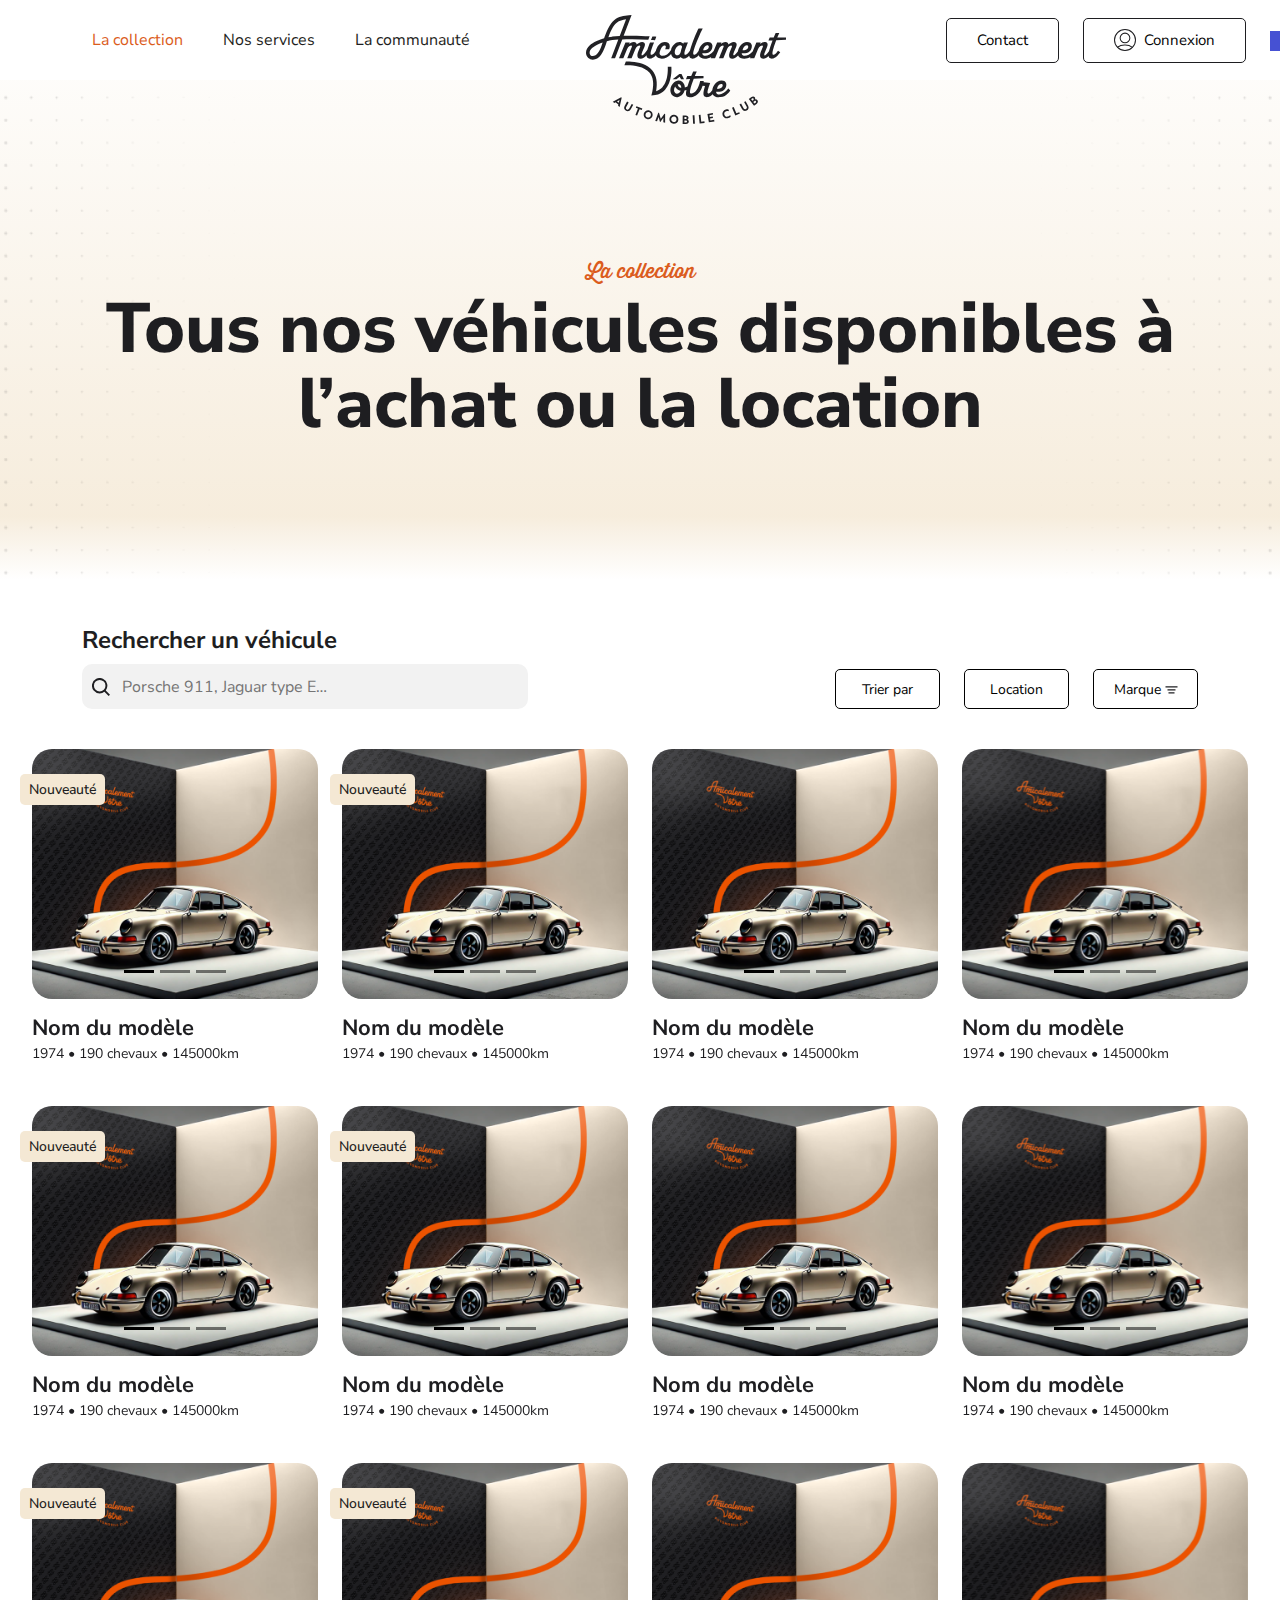
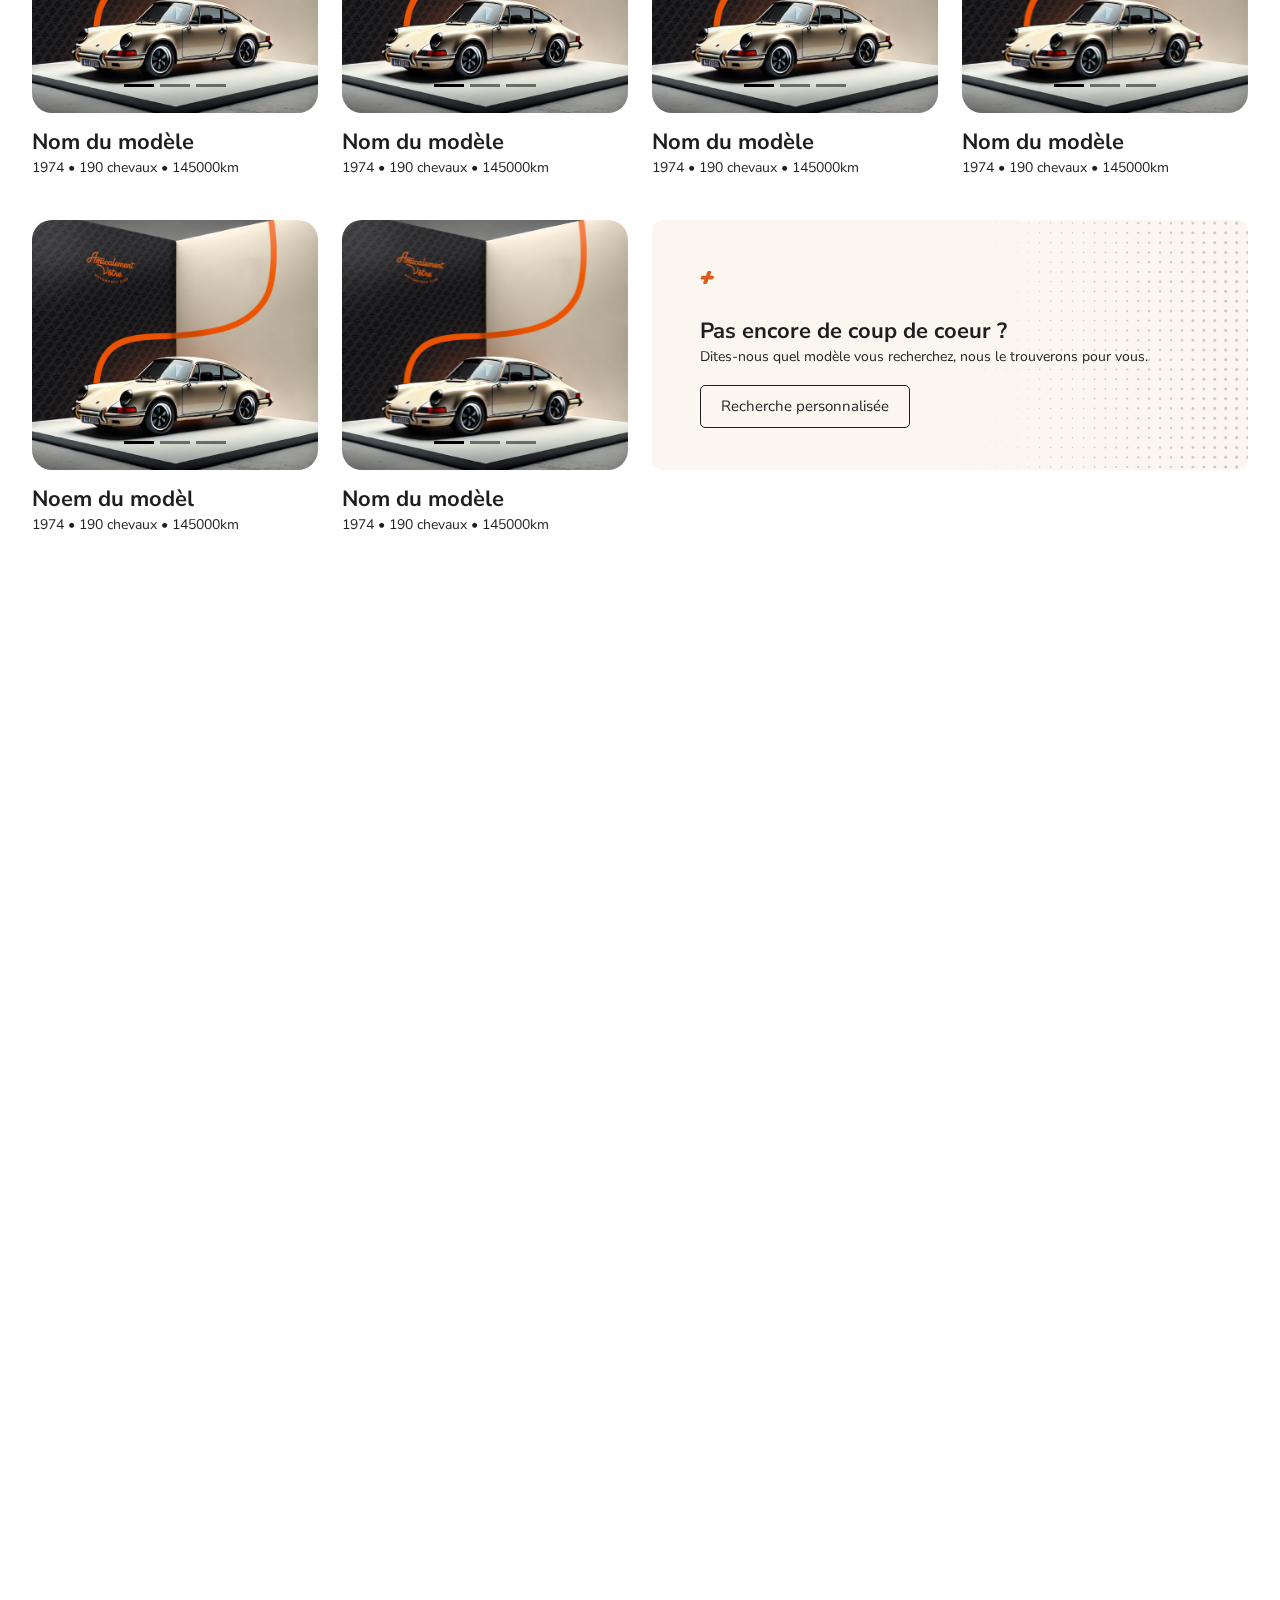
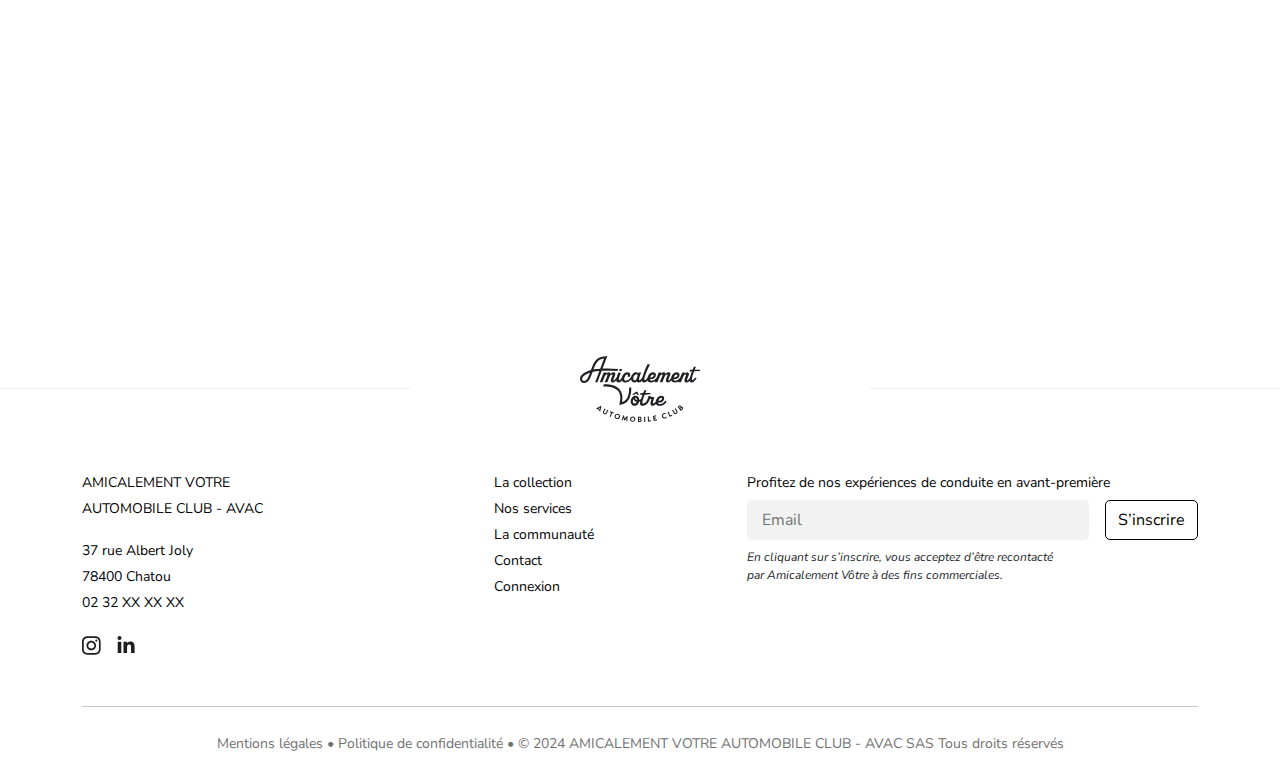
<file: collection.html>
<!DOCTYPE html>
<html lang="en">

<head>
  <meta charset="UTF-8">
  <meta name="viewport" content="width=device-width, initial-scale=1.0">
  <title>Amicalement :: Collection</title>
  <link
    href="https://fonts.googleapis.com/css2?family=Nunito+Sans:ital,opsz,wght@0,6..12,200..1000;1,6..12,200..1000&display=swap"
    rel="stylesheet">
  <link rel="stylesheet" href="css/bootstrap.min.css">
  <link href="https://unpkg.com/aos@2.3.1/dist/aos.css" rel="stylesheet">
  <link rel="stylesheet" href="css/style.css">
  <link rel="stylesheet" href="css/responsive.css">
</head>

<body>
<header class="hdr w-100 bg-white">
  <nav class="navbar navbar-expand-lg navbar-light">
    <div class="container-fluid">

      <a class="navbar-brand d-block d-lg-none" href="index.html">
        <img class="img-logo" src="images/logo.svg" alt="" /></a>

      <button class="navbar-toggler" type="button" data-bs-toggle="collapse" data-bs-target="#navbarTogglerDemo03"
              aria-controls="navbarTogglerDemo03" aria-expanded="false" aria-label="Toggle navigation">
        <span class="navbar-toggler-icon"></span>
      </button>
      <div class="collapse navbar-collapse justify-content-between" id="navbarTogglerDemo03">
        <ul class="navbar-nav w-350">
          <li class="nav-item">
            <a class="nav-link active" href="collection.html">La collection</a>
          </li>
          <li class="nav-item">
            <a class="nav-link" href="#">Nos services</a>
          </li>
          <li class="nav-item">
            <a class="nav-link" href="#">La communauté</a>
          </li>
        </ul>
        <a class="navbar-brand mx-0 pt-3 d-none d-lg-block" href="index.html"><img class="mt-5" src="images/logo.svg"
                                                                                   alt="" /></a>
        <div class="d-flex flexcust w-350 gap-4 align-items-center justify-content-end">
          <button class="club">Contact</button>
          <button class="club d-flex justify-content-center align-items-center gap-2"><img src="images/user.svg" alt="" />
            Connexion</button>
          <a href=""><img src="images/flag.svg" alt="" /></a>
        </div>
      </div>
    </div>
  </nav>
</header>
  <section>
    <div class="heroDiv d-flex justify-content-center align-items-center flex-column text-center">
      <div class="container">
        <h4>La collection</h4>
        <h1>Tous nos véhicules disponibles à <br> l’achat ou la location</h1>
      </div>
    </div>
  </section>
  <section class="pb-3">
    <div class="container pb-4 pt-4 newpage d-flex justify-content-between align-items-end">
      <div class="vihcale mt-0 pb-0">
        <h3>Rechercher un véhicule</h3>
        <div class="input-container">
          <svg xmlns="http://www.w3.org/2000/svg" width="18.707" height="18.708" viewBox="0 0 18.707 18.708">
            <path id="Tracé_1783" data-name="Tracé 1783" d="M10,18a7.951,7.951,0,0,0,4.9-1.687l4.4,4.395,1.414-1.414-4.4-4.4A7.99,7.99,0,1,0,10,18ZM10,4a6,6,0,1,1-6,6A6.006,6.006,0,0,1,10,4Z" transform="translate(-2 -2)" fill="#1e1e21"/>
          </svg>
          <input type="search" placeholder="Porsche 911, Jaguar type E…" />
        </div>
      </div>
      <div class="d-flex justify-content-between gap-md-4 gap-3">
        <button>Trier par</button>
        <button>Location</button>
        <button>Marque <img src="images/icon1.png" alt="" /></button>
      </div>
    </div>
  </section>
  <section class="pb-10 models" data-aos="fade-up"  data-aos-delay="300">
    <div class="container-fluid collec">
      <div class="row">
        <div class="col-lg-3 col-md-6 position-relative mb-4">
          <a href="product-page.html">
          <div class="tagdiv position-absolute start-0">Nouveauté</div>
          <div id="carouselExampleDark1s" class="carousel carousel-dark slide" data-bs-ride="carousel">
            <div class="carousel-indicators">
              <button type="button" data-bs-target="#carouselExampleDark1s" data-bs-slide-to="0" class="active"
                aria-current="true" aria-label="Slide 1"></button>
              <button type="button" data-bs-target="#carouselExampleDark1s" data-bs-slide-to="1"
                aria-label="Slide 2"></button>
              <button type="button" data-bs-target="#carouselExampleDark1s" data-bs-slide-to="2"
                aria-label="Slide 3"></button>
            </div>
            <div class="carousel-inner">
              <div class="carousel-item active" data-bs-interval="10000">
                <img src="images/carimg.png" class="d-block w-100" alt="...">
              </div>
              <div class="carousel-item" data-bs-interval="2000">
                <img src="images/carimg.png" class="d-block w-100" alt="...">
              </div>
              <div class="carousel-item">
                <img src="images/carimg.png" class="d-block w-100" alt="...">
              </div>
            </div>
          </div>
          <h4>Nom du modèle</h4>
          <p>1974 • 190 chevaux • 145000km</p>
            </a>
        </div>
        <div class="col-lg-3 col-md-6 position-relative mb-4">
          <a href="product-page.html">
          <div class="tagdiv position-absolute start-0">Nouveauté</div>
          <div id="carouselExampleDark2s" class="carousel carousel-dark slide" data-bs-ride="carousel">
            <div class="carousel-indicators">
              <button type="button" data-bs-target="#carouselExampleDark2s" data-bs-slide-to="0" class="active"
                aria-current="true" aria-label="Slide 1"></button>
              <button type="button" data-bs-target="#carouselExampleDark2s" data-bs-slide-to="1"
                aria-label="Slide 2"></button>
              <button type="button" data-bs-target="#carouselExampleDark2s" data-bs-slide-to="2"
                aria-label="Slide 3"></button>
            </div>
            <div class="carousel-inner">
              <div class="carousel-item active" data-bs-interval="10000">
                <img src="images/carimg.png" class="d-block w-100" alt="...">
              </div>
              <div class="carousel-item" data-bs-interval="2000">
                <img src="images/carimg.png" class="d-block w-100" alt="...">
              </div>
              <div class="carousel-item">
                <img src="images/carimg.png" class="d-block w-100" alt="...">
              </div>
            </div>
          </div>
          <h4>Nom du modèle</h4>
          <p>1974 • 190 chevaux • 145000km</p>
            </a>
        </div>
        <div class="col-lg-3 col-md-6 position-relative mb-4">
          <a href="product-page.html">
          <div id="carouselExampleDark3s" class="carousel carousel-dark slide" data-bs-ride="carousel">
            <div class="carousel-indicators">
              <button type="button" data-bs-target="#carouselExampleDark3s" data-bs-slide-to="0" class="active"
                aria-current="true" aria-label="Slide 1"></button>
              <button type="button" data-bs-target="#carouselExampleDark3s" data-bs-slide-to="1"
                aria-label="Slide 2"></button>
              <button type="button" data-bs-target="#carouselExampleDark3s" data-bs-slide-to="2"
                aria-label="Slide 3"></button>
            </div>
            <div class="carousel-inner">
              <div class="carousel-item active" data-bs-interval="10000">
                <img src="images/carimg.png" class="d-block w-100" alt="...">
              </div>
              <div class="carousel-item" data-bs-interval="2000">
                <img src="images/carimg.png" class="d-block w-100" alt="...">
              </div>
              <div class="carousel-item">
                <img src="images/carimg.png" class="d-block w-100" alt="...">
              </div>
            </div>
          </div>
          <h4>Nom du modèle</h4>
          <p>1974 • 190 chevaux • 145000km</p>
            </a>
        </div>
        <div class="col-lg-3 col-md-6 position-relative mb-4">
          <a href="product-page.html">
          <div id="carouselExampleDark4s" class="carousel carousel-dark slide" data-bs-ride="carousel">
            <div class="carousel-indicators">
              <button type="button" data-bs-target="#carouselExampleDark4s" data-bs-slide-to="0" class="active"
                aria-current="true" aria-label="Slide 1"></button>
              <button type="button" data-bs-target="#carouselExampleDark4s" data-bs-slide-to="1"
                aria-label="Slide 2"></button>
              <button type="button" data-bs-target="#carouselExampleDark4s" data-bs-slide-to="2"
                aria-label="Slide 3"></button>
            </div>
            <div class="carousel-inner">
              <div class="carousel-item active" data-bs-interval="10000">
                <img src="images/carimg.png" class="d-block w-100" alt="...">
              </div>
              <div class="carousel-item" data-bs-interval="2000">
                <img src="images/carimg.png" class="d-block w-100" alt="...">
              </div>
              <div class="carousel-item">
                <img src="images/carimg.png" class="d-block w-100" alt="...">
              </div>
            </div>
          </div>
          <h4>Nom du modèle</h4>
          <p>1974 • 190 chevaux • 145000km</p>
            </a>
        </div>

        <div class="col-lg-3 col-md-6 position-relative mb-4">
          <a href="product-page.html">
          <div class="tagdiv position-absolute start-0">Nouveauté</div>
          <div id="carouselExampleDark5s" class="carousel carousel-dark slide" data-bs-ride="carousel">
            <div class="carousel-indicators">
              <button type="button" data-bs-target="#carouselExampleDark5s" data-bs-slide-to="0" class="active"
                aria-current="true" aria-label="Slide 1"></button>
              <button type="button" data-bs-target="#carouselExampleDark5s" data-bs-slide-to="1"
                aria-label="Slide 2"></button>
              <button type="button" data-bs-target="#carouselExampleDark5s" data-bs-slide-to="2"
                aria-label="Slide 3"></button>
            </div>
            <div class="carousel-inner">
              <div class="carousel-item active" data-bs-interval="10000">
                <img src="images/carimg.png" class="d-block w-100" alt="...">
              </div>
              <div class="carousel-item" data-bs-interval="2000">
                <img src="images/carimg.png" class="d-block w-100" alt="...">
              </div>
              <div class="carousel-item">
                <img src="images/carimg.png" class="d-block w-100" alt="...">
              </div>
            </div>
          </div>
          <h4>Nom du modèle</h4>
          <p>1974 • 190 chevaux • 145000km</p>
            </a>
        </div>
        <div class="col-lg-3 col-md-6 position-relative mb-4">
          <a href="product-page.html">
          <div class="tagdiv position-absolute start-0">Nouveauté</div>
          <div id="carouselExampleDark6s" class="carousel carousel-dark slide" data-bs-ride="carousel">
            <div class="carousel-indicators">
              <button type="button" data-bs-target="#carouselExampleDark6s" data-bs-slide-to="0" class="active"
                aria-current="true" aria-label="Slide 1"></button>
              <button type="button" data-bs-target="#carouselExampleDark6s" data-bs-slide-to="1"
                aria-label="Slide 2"></button>
              <button type="button" data-bs-target="#carouselExampleDark6s" data-bs-slide-to="2"
                aria-label="Slide 3"></button>
            </div>
            <div class="carousel-inner">
              <div class="carousel-item active" data-bs-interval="10000">
                <img src="images/carimg.png" class="d-block w-100" alt="...">
              </div>
              <div class="carousel-item" data-bs-interval="2000">
                <img src="images/carimg.png" class="d-block w-100" alt="...">
              </div>
              <div class="carousel-item">
                <img src="images/carimg.png" class="d-block w-100" alt="...">
              </div>
            </div>
          </div>
          <h4>Nom du modèle</h4>
          <p>1974 • 190 chevaux • 145000km</p>
            </a>
        </div>
        <div class="col-lg-3 col-md-6 position-relative mb-4">
          <a href="product-page.html">
          <div id="carouselExampleDark7s" class="carousel carousel-dark slide" data-bs-ride="carousel">
            <div class="carousel-indicators">
              <button type="button" data-bs-target="#carouselExampleDark7s" data-bs-slide-to="0" class="active"
                aria-current="true" aria-label="Slide 1"></button>
              <button type="button" data-bs-target="#carouselExampleDark7s" data-bs-slide-to="1"
                aria-label="Slide 2"></button>
              <button type="button" data-bs-target="#carouselExampleDark7s" data-bs-slide-to="2"
                aria-label="Slide 3"></button>
            </div>
            <div class="carousel-inner">
              <div class="carousel-item active" data-bs-interval="10000">
                <img src="images/carimg.png" class="d-block w-100" alt="...">
              </div>
              <div class="carousel-item" data-bs-interval="2000">
                <img src="images/carimg.png" class="d-block w-100" alt="...">
              </div>
              <div class="carousel-item">
                <img src="images/carimg.png" class="d-block w-100" alt="...">
              </div>
            </div>
          </div>
          <h4>Nom du modèle</h4>
          <p>1974 • 190 chevaux • 145000km</p>
            </a>
        </div>
        <div class="col-lg-3 col-md-6 position-relative mb-4">
          <a href="product-page.html">
          <div id="carouselExampleDark8s" class="carousel carousel-dark slide" data-bs-ride="carousel">
            <div class="carousel-indicators">
              <button type="button" data-bs-target="#carouselExampleDark8s" data-bs-slide-to="0" class="active"
                aria-current="true" aria-label="Slide 1"></button>
              <button type="button" data-bs-target="#carouselExampleDark8s" data-bs-slide-to="1"
                aria-label="Slide 2"></button>
              <button type="button" data-bs-target="#carouselExampleDark8s" data-bs-slide-to="2"
                aria-label="Slide 3"></button>
            </div>
            <div class="carousel-inner">
              <div class="carousel-item active" data-bs-interval="10000">
                <img src="images/carimg.png" class="d-block w-100" alt="...">
              </div>
              <div class="carousel-item" data-bs-interval="2000">
                <img src="images/carimg.png" class="d-block w-100" alt="...">
              </div>
              <div class="carousel-item">
                <img src="images/carimg.png" class="d-block w-100" alt="...">
              </div>
            </div>
          </div>
          <h4>Nom du modèle</h4>
          <p>1974 • 190 chevaux • 145000km</p>
            </a>
        </div>

        <div class="col-lg-3 col-md-6 position-relative mb-4">
          <div class="tagdiv position-absolute start-0">Nouveauté</div>
          <a href="product-page.html">
          <div id="carouselExampleDark9s" class="carousel carousel-dark slide" data-bs-ride="carousel">
            <div class="carousel-indicators">
              <button type="button" data-bs-target="#carouselExampleDark9s" data-bs-slide-to="0" class="active"
                aria-current="true" aria-label="Slide 1"></button>
              <button type="button" data-bs-target="#carouselExampleDark9s" data-bs-slide-to="1"
                aria-label="Slide 2"></button>
              <button type="button" data-bs-target="#carouselExampleDark9s" data-bs-slide-to="2"
                aria-label="Slide 3"></button>
            </div>
            <div class="carousel-inner">
              <div class="carousel-item active" data-bs-interval="10000">
                <img src="images/carimg.png" class="d-block w-100" alt="...">
              </div>
              <div class="carousel-item" data-bs-interval="2000">
                <img src="images/carimg.png" class="d-block w-100" alt="...">
              </div>
              <div class="carousel-item">
                <img src="images/carimg.png" class="d-block w-100" alt="...">
              </div>
            </div>
          </div>
          <h4>Nom du modèle</h4>
          <p>1974 • 190 chevaux • 145000km</p>
            </a>
        </div>
        <div class="col-lg-3 col-md-6 position-relative mb-4">
          <div class="tagdiv position-absolute start-0">Nouveauté</div>
          <a href="product-page.html">
          <div id="carouselExampleDark10s" class="carousel carousel-dark slide" data-bs-ride="carousel">
            <div class="carousel-indicators">
              <button type="button" data-bs-target="#carouselExampleDark10s" data-bs-slide-to="0" class="active"
                aria-current="true" aria-label="Slide 1"></button>
              <button type="button" data-bs-target="#carouselExampleDark10s" data-bs-slide-to="1"
                aria-label="Slide 2"></button>
              <button type="button" data-bs-target="#carouselExampleDark10s" data-bs-slide-to="2"
                aria-label="Slide 3"></button>
            </div>
            <div class="carousel-inner">
              <div class="carousel-item active" data-bs-interval="10000">
                <img src="images/carimg.png" class="d-block w-100" alt="...">
              </div>
              <div class="carousel-item" data-bs-interval="2000">
                <img src="images/carimg.png" class="d-block w-100" alt="...">
              </div>
              <div class="carousel-item">
                <img src="images/carimg.png" class="d-block w-100" alt="...">
              </div>
            </div>
          </div>
          <h4>Nom du modèle</h4>
          <p>1974 • 190 chevaux • 145000km</p>
            </a>
        </div>
        <div class="col-lg-3 col-md-6 position-relative mb-4">
          <a href="product-page.html">
          <div id="carouselExampleDark11s" class="carousel carousel-dark slide" data-bs-ride="carousel">
            <div class="carousel-indicators">
              <button type="button" data-bs-target="#carouselExampleDark11s" data-bs-slide-to="0" class="active"
                aria-current="true" aria-label="Slide 1"></button>
              <button type="button" data-bs-target="#carouselExampleDark11s" data-bs-slide-to="1"
                aria-label="Slide 2"></button>
              <button type="button" data-bs-target="#carouselExampleDark11s" data-bs-slide-to="2"
                aria-label="Slide 3"></button>
            </div>
            <div class="carousel-inner">
              <div class="carousel-item active" data-bs-interval="10000">
                <img src="images/carimg.png" class="d-block w-100" alt="...">
              </div>
              <div class="carousel-item" data-bs-interval="2000">
                <img src="images/carimg.png" class="d-block w-100" alt="...">
              </div>
              <div class="carousel-item">
                <img src="images/carimg.png" class="d-block w-100" alt="...">
              </div>
            </div>
          </div>
          <h4>Nom du modèle</h4>
          <p>1974 • 190 chevaux • 145000km</p>
            </a>
        </div>
        <div class="col-lg-3 col-md-6 position-relative mb-4">
          <a href="product-page.html">
          <div id="carouselExampleDark12s" class="carousel carousel-dark slide" data-bs-ride="carousel">
            <div class="carousel-indicators">
              <button type="button" data-bs-target="#carouselExampleDark12s" data-bs-slide-to="0" class="active"
                aria-current="true" aria-label="Slide 1"></button>
              <button type="button" data-bs-target="#carouselExampleDark12s" data-bs-slide-to="1"
                aria-label="Slide 2"></button>
              <button type="button" data-bs-target="#carouselExampleDark12s" data-bs-slide-to="2"
                aria-label="Slide 3"></button>
            </div>
            <div class="carousel-inner">
              <div class="carousel-item active" data-bs-interval="10000">
                <img src="images/carimg.png" class="d-block w-100" alt="...">
              </div>
              <div class="carousel-item" data-bs-interval="2000">
                <img src="images/carimg.png" class="d-block w-100" alt="...">
              </div>
              <div class="carousel-item">
                <img src="images/carimg.png" class="d-block w-100" alt="...">
              </div>
            </div>
          </div>
          <h4>Nom du modèle</h4>
          <p>1974 • 190 chevaux • 145000km</p>
            </a>
        </div>
        <div class="col-lg-3 col-md-6 position-relative mb-4">
          <a href="product-page.html">
          <div id="carouselExampleDark13s" class="carousel carousel-dark slide" data-bs-ride="carousel">
            <div class="carousel-indicators">
              <button type="button" data-bs-target="#carouselExampleDark13s" data-bs-slide-to="0" class="active"
                aria-current="true" aria-label="Slide 1"></button>
              <button type="button" data-bs-target="#carouselExampleDark13s" data-bs-slide-to="1"
                aria-label="Slide 2"></button>
              <button type="button" data-bs-target="#carouselExampleDark13s" data-bs-slide-to="2"
                aria-label="Slide 3"></button>
            </div>
            <div class="carousel-inner">
              <div class="carousel-item active" data-bs-interval="10000">
                <img src="images/carimg.png" class="d-block w-100" alt="...">
              </div>
              <div class="carousel-item" data-bs-interval="2000">
                <img src="images/carimg.png" class="d-block w-100" alt="...">
              </div>
              <div class="carousel-item">
                <img src="images/carimg.png" class="d-block w-100" alt="...">
              </div>
            </div>
          </div>
          <h4>Noem du modèl</h4>
          <p>1974 • 190 chevaux • 145000km</p>
            </a>
        </div>
        <div class="col-lg-3 col-md-6 position-relative mb-4">
          <a href="product-page.html">
          <div id="carouselExampleDark14s" class="carousel carousel-dark slide" data-bs-ride="carousel">
            <div class="carousel-indicators">
              <button type="button" data-bs-target="#carouselExampleDark14s" data-bs-slide-to="0" class="active"
                aria-current="true" aria-label="Slide 1"></button>
              <button type="button" data-bs-target="#carouselExampleDark14s" data-bs-slide-to="1"
                aria-label="Slide 2"></button>
              <button type="button" data-bs-target="#carouselExampleDark14s" data-bs-slide-to="2"
                aria-label="Slide 3"></button>
            </div>
            <div class="carousel-inner">
              <div class="carousel-item active" data-bs-interval="10000">
                <img src="images/carimg.png" class="d-block w-100" alt="...">
              </div>
              <div class="carousel-item" data-bs-interval="2000">
                <img src="images/carimg.png" class="d-block w-100" alt="...">
              </div>
              <div class="carousel-item">
                <img src="images/carimg.png" class="d-block w-100" alt="...">
              </div>
            </div>
          </div>
          <h4>Nom du modèle</h4>
          <p>1974 • 190 chevaux • 145000km</p>
            </a>
        </div>
        <div class="col-lg-6 col-md-12 position-relative mb-4">
          <div class="innersec d-flex justify-content-center px-5 align-items-start flex-column">
            <h6>+</h6>
            <h4>Pas encore de coup de coeur ?</h4>
            <p>Dites-nous quel modèle vous recherchez, nous le trouverons pour vous.</p>
            <a class="a-outline club" href="#">Recherche personnalisée</a>
          </div>
        </div>
      </div>
    </div>
  </section>



<section class="bg-color-vente px-3 mb-4" data-aos="fade-right"  data-aos-delay="500">
  <div class="depot-vente-img d-flex justify-content-center align-items-left flex-column text-left">
    <div class="container-fluid">
      <div class="row">
        <div class="col-md-6 pe-4">
          <div class="depot-content">
            <h4>Dépôt-vente</h4>
            <h3>Confiez-nous votre véhicule</h3>
            <p>
              Vous possédez une voiture d’exception et souhaitez la vendre dans les meilleures conditions ? Amicalement Vôtre met son expertise et son réseau de passionnés au service de votre véhicule.
            </p>

              <ul class="advantages-list mb-5">
                <li data-aos="fade-left" data-aos-delay="500">
              <span class="icon">
               <svg xmlns="http://www.w3.org/2000/svg" xmlns:xlink="http://www.w3.org/1999/xlink" width="26.366" height="26.366" viewBox="0 0 26.366 26.366">
  <defs>
    <clipPath id="clip-path">
      <rect id="Rectangle_875" data-name="Rectangle 875" width="26.366" height="26.366" transform="translate(0 0)" fill="none" stroke="#db5c1d" stroke-width="1.2"/>
    </clipPath>
  </defs>
  <g id="Groupe_2752" data-name="Groupe 2752" transform="translate(-399.707 -860.817)">
    <g id="Groupe_2484" data-name="Groupe 2484" transform="translate(399.707 860.817)">
      <g id="Groupe_2483" data-name="Groupe 2483" clip-path="url(#clip-path)">
        <path id="Tracé_1918" data-name="Tracé 1918" d="M25.866,13.183c0,1.584-2.239,2.712-2.81,4.089-.592,1.428.171,3.8-.905,4.879s-3.451.313-4.879.905c-1.377.571-2.5,2.81-4.089,2.81s-2.711-2.239-4.089-2.81c-1.428-.592-3.8.171-4.879-.905S3.9,18.7,3.31,17.272C2.739,15.894.5,14.767.5,13.183s2.239-2.712,2.81-4.089c.592-1.428-.171-3.8.905-4.879S7.666,3.9,9.094,3.31C10.472,2.739,11.6.5,13.183.5S15.9,2.739,17.272,3.31c1.428.592,3.8-.171,4.879.905s.313,3.451.905,4.879C23.627,10.472,25.866,11.6,25.866,13.183Z" fill="none" stroke="#db5c1d" stroke-width="1.2"/>
      </g>
    </g>
    <path id="Tracé_2082" data-name="Tracé 2082" d="M5.358,8.936l3.935,4.892,5.665-6.657" transform="translate(403 863.165)" fill="none" stroke="#db5c1d" stroke-width="1.2"/>
  </g>
</svg>

              </span>
                  Visibilité exclusive auprès de notre communauté
                </li>
                <li data-aos="fade-left" data-aos-delay="600">
              <span class="icon">
               <svg xmlns="http://www.w3.org/2000/svg" xmlns:xlink="http://www.w3.org/1999/xlink" width="26.366" height="26.366" viewBox="0 0 26.366 26.366">
  <defs>
    <clipPath id="clip-path">
      <rect id="Rectangle_875" data-name="Rectangle 875" width="26.366" height="26.366" transform="translate(0 0)" fill="none" stroke="#db5c1d" stroke-width="1.2"/>
    </clipPath>
  </defs>
  <g id="Groupe_2752" data-name="Groupe 2752" transform="translate(-399.707 -860.817)">
    <g id="Groupe_2484" data-name="Groupe 2484" transform="translate(399.707 860.817)">
      <g id="Groupe_2483" data-name="Groupe 2483" clip-path="url(#clip-path)">
        <path id="Tracé_1918" data-name="Tracé 1918" d="M25.866,13.183c0,1.584-2.239,2.712-2.81,4.089-.592,1.428.171,3.8-.905,4.879s-3.451.313-4.879.905c-1.377.571-2.5,2.81-4.089,2.81s-2.711-2.239-4.089-2.81c-1.428-.592-3.8.171-4.879-.905S3.9,18.7,3.31,17.272C2.739,15.894.5,14.767.5,13.183s2.239-2.712,2.81-4.089c.592-1.428-.171-3.8.905-4.879S7.666,3.9,9.094,3.31C10.472,2.739,11.6.5,13.183.5S15.9,2.739,17.272,3.31c1.428.592,3.8-.171,4.879.905s.313,3.451.905,4.879C23.627,10.472,25.866,11.6,25.866,13.183Z" fill="none" stroke="#db5c1d" stroke-width="1.2"/>
      </g>
    </g>
    <path id="Tracé_2082" data-name="Tracé 2082" d="M5.358,8.936l3.935,4.892,5.665-6.657" transform="translate(403 863.165)" fill="none" stroke="#db5c1d" stroke-width="1.2"/>
  </g>
</svg>

              </span>
                  Valorisation optimale grâce à notre équipe de connaisseurs passionnés
                </li>
                <li data-aos="fade-left" data-aos-delay="700">
              <span class="icon">
               <svg xmlns="http://www.w3.org/2000/svg" xmlns:xlink="http://www.w3.org/1999/xlink" width="26.366" height="26.366" viewBox="0 0 26.366 26.366">
  <defs>
    <clipPath id="clip-path">
      <rect id="Rectangle_875" data-name="Rectangle 875" width="26.366" height="26.366" transform="translate(0 0)" fill="none" stroke="#db5c1d" stroke-width="1.2"/>
    </clipPath>
  </defs>
  <g id="Groupe_2752" data-name="Groupe 2752" transform="translate(-399.707 -860.817)">
    <g id="Groupe_2484" data-name="Groupe 2484" transform="translate(399.707 860.817)">
      <g id="Groupe_2483" data-name="Groupe 2483" clip-path="url(#clip-path)">
        <path id="Tracé_1918" data-name="Tracé 1918" d="M25.866,13.183c0,1.584-2.239,2.712-2.81,4.089-.592,1.428.171,3.8-.905,4.879s-3.451.313-4.879.905c-1.377.571-2.5,2.81-4.089,2.81s-2.711-2.239-4.089-2.81c-1.428-.592-3.8.171-4.879-.905S3.9,18.7,3.31,17.272C2.739,15.894.5,14.767.5,13.183s2.239-2.712,2.81-4.089c.592-1.428-.171-3.8.905-4.879S7.666,3.9,9.094,3.31C10.472,2.739,11.6.5,13.183.5S15.9,2.739,17.272,3.31c1.428.592,3.8-.171,4.879.905s.313,3.451.905,4.879C23.627,10.472,25.866,11.6,25.866,13.183Z" fill="none" stroke="#db5c1d" stroke-width="1.2"/>
      </g>
    </g>
    <path id="Tracé_2082" data-name="Tracé 2082" d="M5.358,8.936l3.935,4.892,5.665-6.657" transform="translate(403 863.165)" fill="none" stroke="#db5c1d" stroke-width="1.2"/>
  </g>
</svg>

              </span>
                  Accompagnement personnalisé et respectueux de votre véhicule
                </li>

              </ul>


            <a class="black-button" href="contact.html">
              Réserver un véhicule pour un événement
            </a>
            <p class="advantages-text mt-3">
              Votre voiture est entre de bonnes mains !
            </p>
          </div>
        </div>
      </div>
    </div>
  </div>
  <div class="Groupe-img d-flex justify-content-center align-items-center flex-column text-center">
    <div class="container-fluid">
      <div class="row">
        <div class="col-md-12 pe-4">
          <img class="groupe" src="images/Groupe.png">
        </div>
      </div>
    </div>
  </div>

</section>

  <section class="px-3 daksec overflowx" data-aos="fade-left"  data-aos-delay="300">
    <div class="clubsec">
      <div class="container">
        <div class="row norotate">
          <div class="col-md-6 pe-4">
            <h4>La communauté</h4>
            <h3>Devenez membre du club</h3>
            <p>Rejoignez une communauté exclusive où chaque voiture légendaire raconte une histoire et chaque trajet devient une émotion inoubliable. Amicalement Vôtre, c’est l’authenticité et le partage au coeur de votre passion.</p>
            <a class="orange-button-hover" href="#">Découvrir le club</a>
            <div class="pe-5">
              <hr />
              <div class="d-flex justify-content-between">
                <div>
                  <h5>420</h5>
                  <h6>chiffre clé</h6>
                </div>
                <div>
                  <h5>12</h5>
                  <h6>chiffre clé</h6>
                </div>
                <div>
                  <h5>100%</h5>
                  <h6>chiffre clé</h6>
                </div>
              </div>
            </div>
          </div>
          <div class="col-md-6">
            <img src="images/img6.png" class="w-100" alt="" />
          </div>
        </div>
      </div>
    </div>
  </section>


  <div class="mt-xxl-5">

  </div>


<footer>

  <div class="row mx-0 mb-5 align-items-center w-100">
    <div class="col-4 col-lg-4 d-flex justify-content-end pe-lg-3">
      <hr class="w-100 hr-left" />
    </div>
    <div class="col-4 col-lg-4 text-center">
      <img src="images/logo.svg" class="logofooter" alt="" />
    </div>
    <div class="col-4 col-lg-4 d-flex justify-content-start ps-lg-3">
      <hr class="w-100 hr-right" />
    </div>
  </div>


  <div class="container mb-4 mb-md-5">
    <div class="row">
      <div class="col-lg-4">
        <p>AMICALEMENT VOTRE</br> AUTOMOBILE CLUB - AVAC</p>
        <p>37 rue Albert Joly</br>
          78400 Chatou</br>
          02 32 XX XX XX</p>
        <ul class="d-flex gap-3 p-0 m-0">
          <li><a href="#"><img src="images/insta.svg" alt="" /></a></li>
          <li><a href="#"><img src="images/linked.svg" alt="" /></a></li>
        </ul>
      </div>
      <div class="col-lg-3">
        <ul>
          <li>
            <a href="collection.html">La collection</a>
          </li>
          <li>
            <a href="">Nos services</a>
          </li>
          <li>
            <a href="">La communauté</a>
          </li>
          <li>
            <a href="">Contact</a>
          </li>
          <li>
            <a href="">Connexion</a>
          </li>
        </ul>
      </div>
      <div class="col-lg-5 formsec">
        <p class="mb-1">Profitez de nos expériences de conduite en avant-première</p>
        <div class="w-100 d-flex justify-content-between gap-3 mb-2">
          <input placeholder="Email" type="email" />
          <button>S’inscrire</button>
        </div>
        <span>En cliquant sur s’inscrire, vous acceptez d’être recontacté par Amicalement Vôtre à des fins
            commerciales.</span>
      </div>
    </div>
  </div>
  <div class="container">
    <hr />
    <div class="py-2 footerbtm text-center">
      <p>Mentions légales • Politique de confidentialité • © 2024 AMICALEMENT VOTRE AUTOMOBILE CLUB - AVAC SAS Tous
        droits réservés</p>
    </div>
  </div>
</footer>
  <script src="js/bootstrap.bundle.min.js"></script>
  <script src="https://code.jquery.com/jquery-2.2.0.min.js" type="text/javascript"></script>
  <script src="https://unpkg.com/aos@2.3.1/dist/aos.js"></script>
  <script>
    AOS.init();
  </script>
  <script type="text/javascript" src="js/slick.min.js"></script>
  <script type="text/javascript">
    $(document).on('ready', function () {
      $('.videoslider').slick({
        slidesToShow: 2,
        slidesToScroll: 1,
        autoplay: true,
        autoplaySpeed: 2000,
        centerPadding: '30px 0',
        arrows: false,
        centerMode: true,
        responsive: [
          {
            breakpoint: 991,
            settings: {
              slidesToShow: 1,
              slidesToScroll: 1,
              centerPadding: '0px',
            }
          },
          {
            breakpoint: 767,
            settings: {
              slidesToShow: 1,
              slidesToScroll: 1,
              centerPadding: '0px',
            }
          }
        ]
      });
      window.addEventListener("load", function() {
          document.querySelector(".rotating-text").classList.add("start-animation");
      });
    });

  </script>
  <script>
    //sticky Header
     $(window).scroll(function() {
      if ($(this).scrollTop() > 1){
      $('header').addClass("sticky");
      }
      else{
      $('header').removeClass("sticky");
      }
     });
    </script>

</body>

</html>
</file>
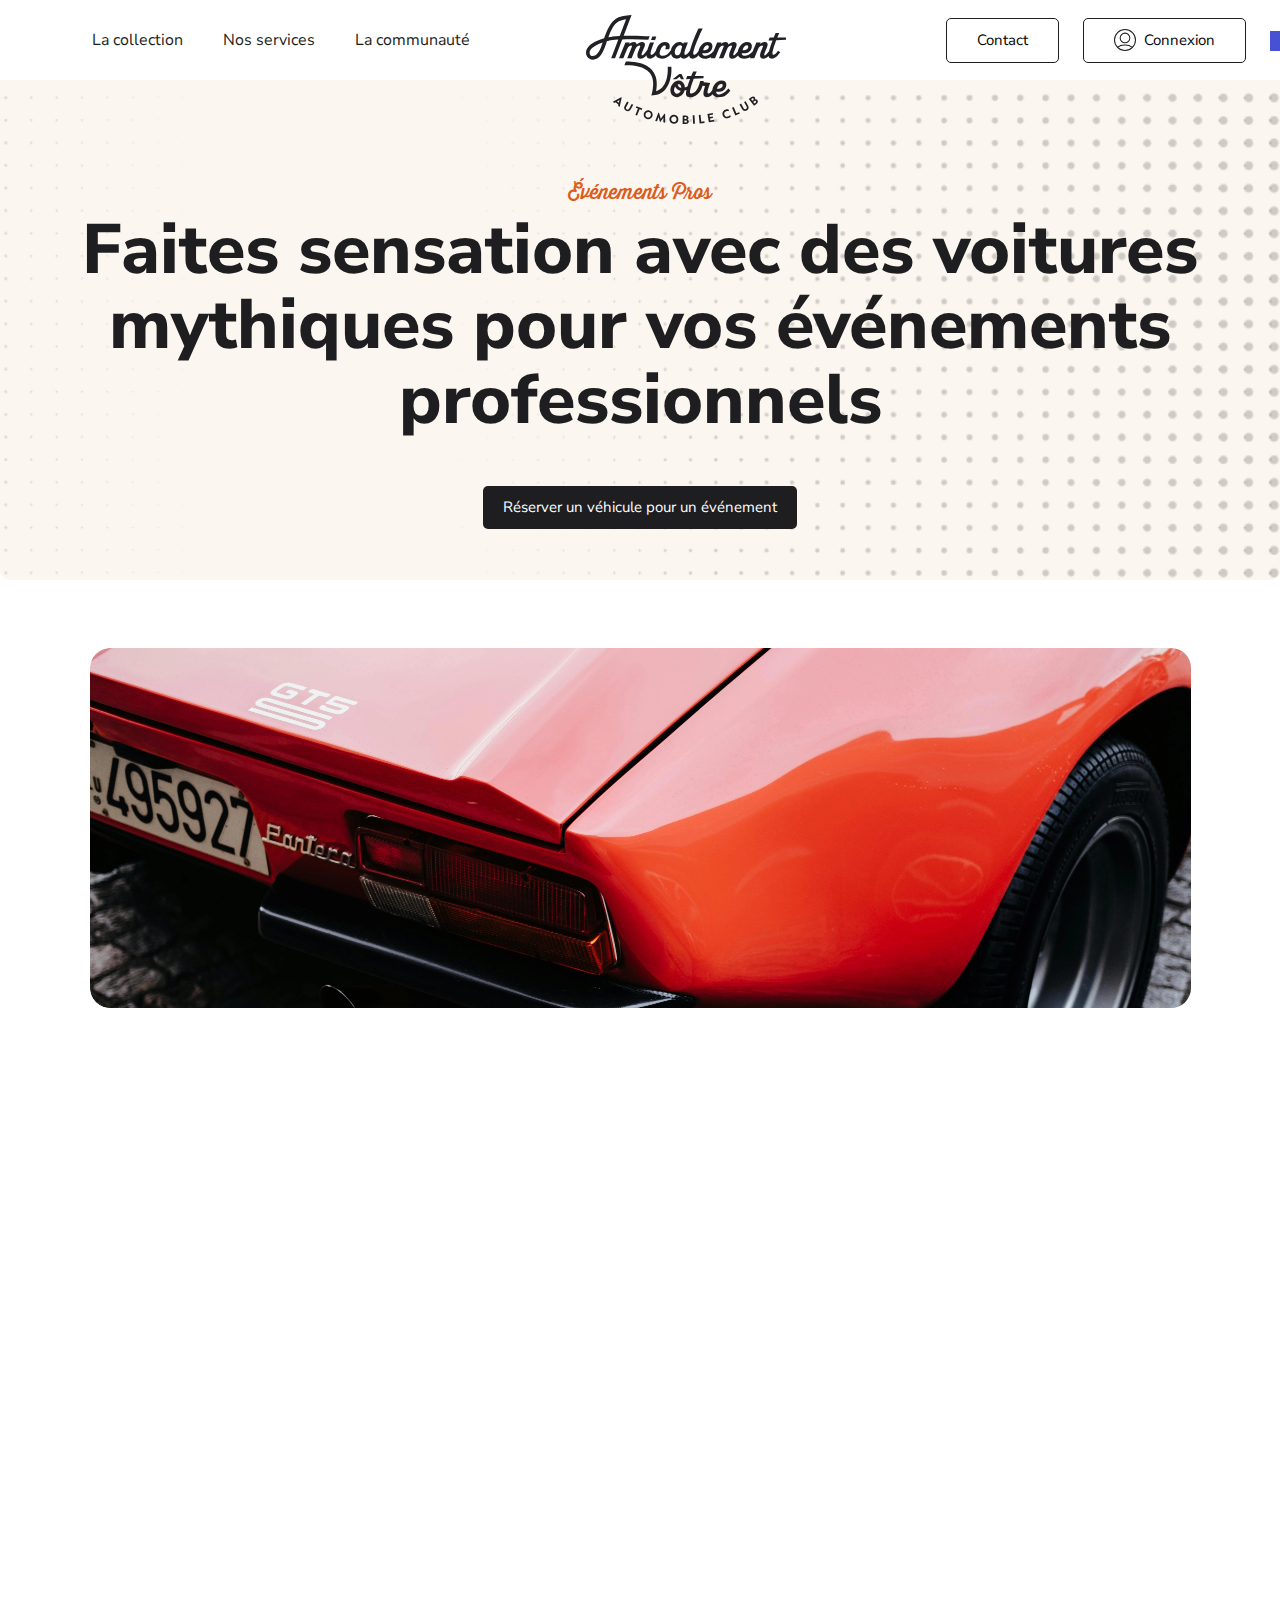
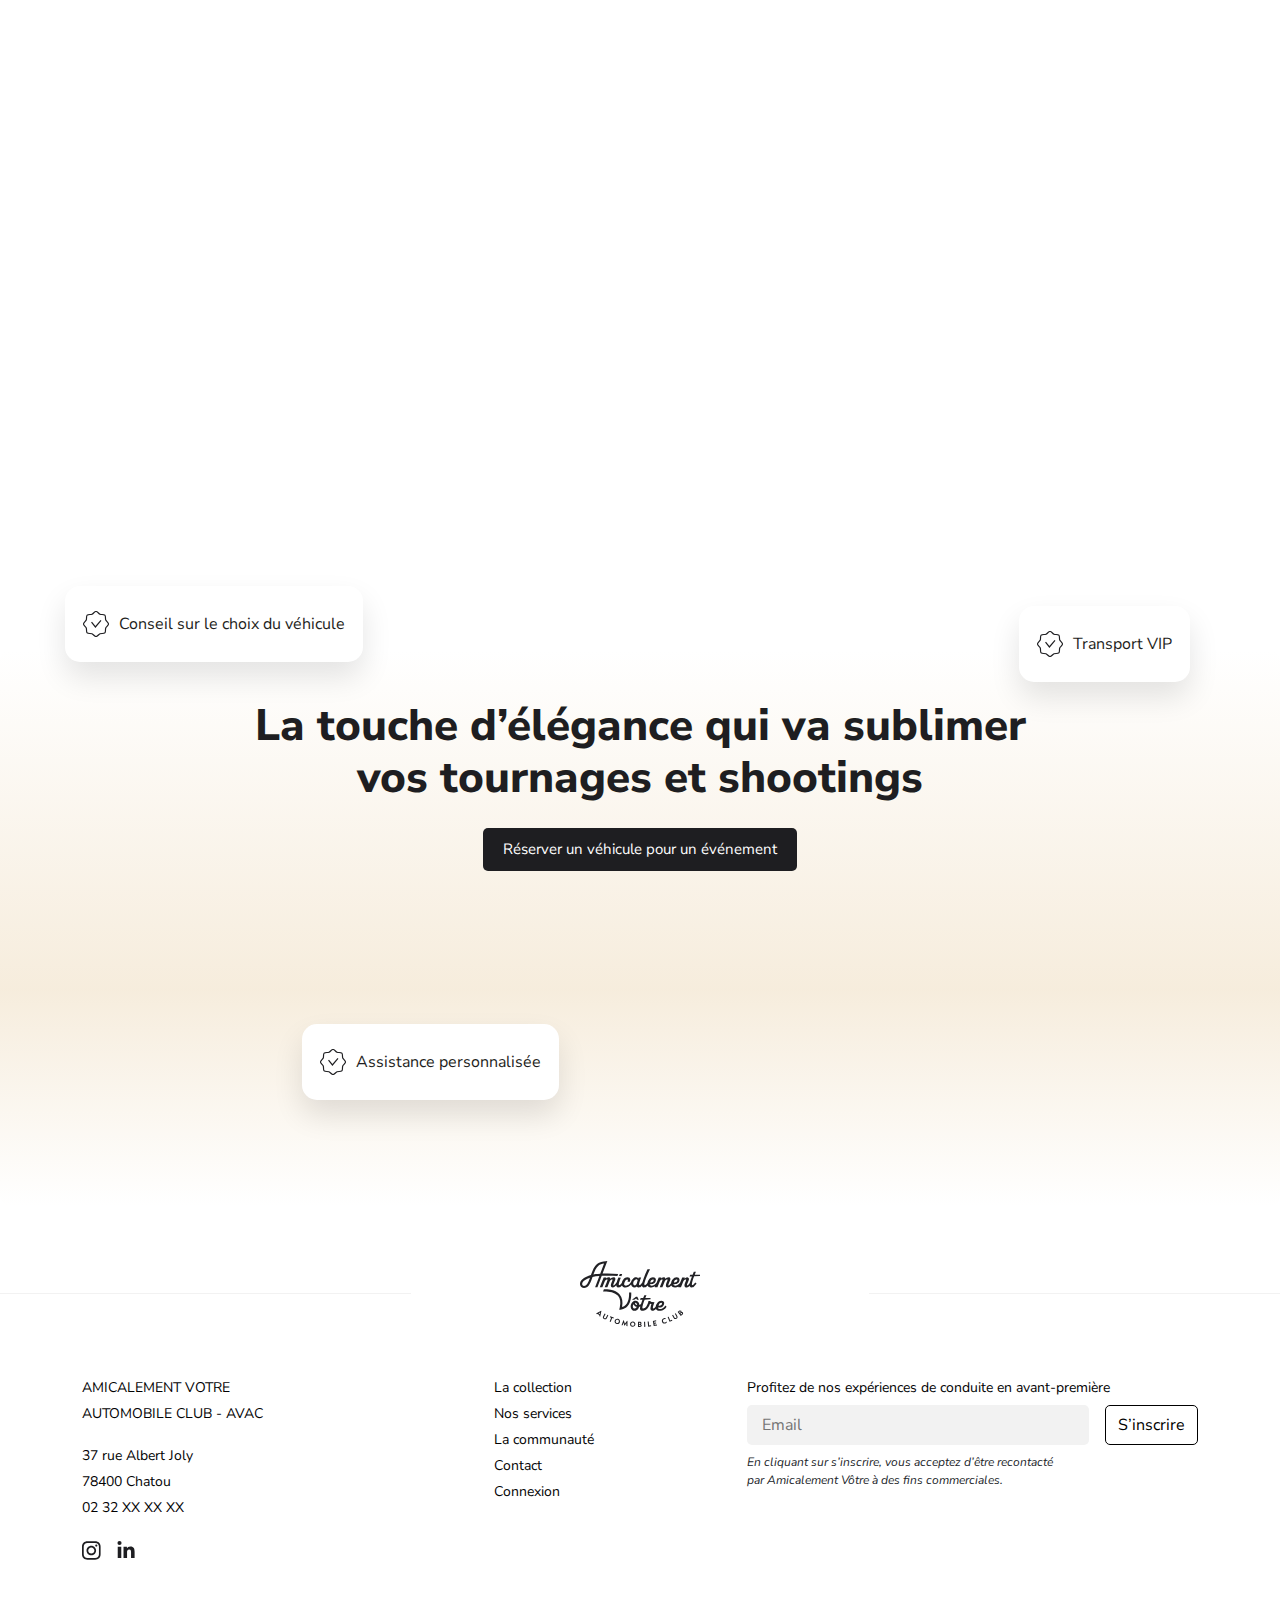
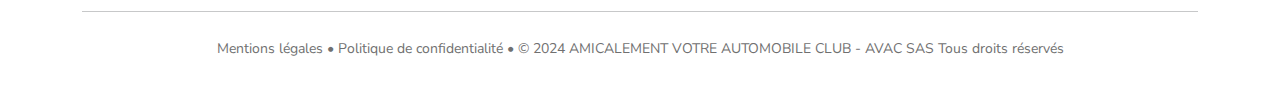
<file: evenements-pros.html>
<!DOCTYPE html>
<html lang="en" xmlns="http://www.w3.org/1999/html">

<head>
  <meta charset="UTF-8">
  <meta name="viewport" content="width=device-width, initial-scale=1.0">
  <title>Amicalement :: Collection</title>
  <link
    href="https://fonts.googleapis.com/css2?family=Nunito+Sans:ital,opsz,wght@0,6..12,200..1000;1,6..12,200..1000&display=swap"
    rel="stylesheet">
  <link rel="stylesheet" href="css/bootstrap.min.css">
  <link href="https://unpkg.com/aos@2.3.1/dist/aos.css" rel="stylesheet">
  <link rel="stylesheet" href="css/style.css">
  <link rel="stylesheet" href="css/responsive.css">
</head>

<body>
<header class="hdr w-100 bg-white">
  <nav class="navbar navbar-expand-lg navbar-light">
    <div class="container-fluid">

      <a class="navbar-brand d-block d-lg-none" href="index.html">
        <img class="img-logo" src="images/logo.svg" alt="" /></a>

      <button class="navbar-toggler" type="button" data-bs-toggle="collapse" data-bs-target="#navbarTogglerDemo03"
              aria-controls="navbarTogglerDemo03" aria-expanded="false" aria-label="Toggle navigation">
        <span class="navbar-toggler-icon"></span>
      </button>
      <div class="collapse navbar-collapse justify-content-between" id="navbarTogglerDemo03">
        <ul class="navbar-nav w-350">
          <li class="nav-item">
            <a class="nav-link" href="collection.html">La collection</a>
          </li>
          <li class="nav-item">
            <a class="nav-link" href="services.html">Nos services</a>
          </li>
          <li class="nav-item">
            <a class="nav-link" href="qui-sommes-nous.html">La communauté</a>
          </li>
        </ul>
        <a class="navbar-brand mx-0 pt-3 d-none d-lg-block" href="index.html"><img class="mt-5" src="images/logo.svg"
                                                                                   alt="" /></a>
        <div class="d-flex flexcust w-350 gap-4 align-items-center justify-content-end">
          <a href="contact.html"> <button class="club">Contact</button></a>
          <button class="club d-flex justify-content-center align-items-center gap-2"><img src="images/user.svg" alt="" />
            Connexion</button>
          <a href=""><img src="images/flag.svg" alt="" /></a>
        </div>
      </div>
    </div>
  </nav>
</header>


  <section>
    <div class="heroDiv d-flex justify-content-center align-items-center flex-column text-center innersec">
      <div class="container">
        <h4>Événements Pros</h4>
        <h1>
          Faites sensation avec des voitures <br> mythiques pour vos événements <br> professionnels
        </h1>

        <div class="d-flex justify-content-center mt-xl-5">
          <a class="blacky-button">Réserver un véhicule pour un événement</a>

        </div>
      </div>
    </div>
  </section>



<section class="split-section mt-xl-5">
  <div class="photo-container">
    <img src="images/car-contac.png">
  </div>
</section>


<section class="split-section two container py-5">
  <div class="row align-items-center">
    <!-- Image en haut occupant la moitié -->
    <div class="col-lg-6 col-md-12 mb-4" data-aos="fade-left" data-aos-delay="400">
      <img height="932" width="100%" src="images/photo-avac-porsche-rouge.png" alt="Voiture vue de face" >
    </div>

    <!-- Texte à droite (ou en-dessous sur mobile) -->
    <div class="col-lg-6 col-md-12 col-img-down" data-aos="fade-right" data-aos-delay="500">
      <div class="content" data-aos="fade-left" data-aos-delay="300">
        <span class="h3 d-block mb-3">Location de voiture événement</span>
        <h2 class="h2 mb-4">Des véhicules de légende <br> à vos événements business</h2>
        <p class="txt mb-3">
          Confiez à Amicalement Vôtre vos ambitions pour vos événements d’entreprise, séminaires ou lancements de produits. Nous mettons à votre disposition des voitures iconiques pour sublimer vos projets et créer un impact mémorable.
        </p>
        <p class="txt">
          Offrez à vos collaborateurs, clients ou partenaires une expérience unique, élégante et prestigieuse.
        </p>
      </div>

      <div class="col-img-down">
        <img height="444" width="100%" src="images/photo-avac-moteur-v8.png" alt="Voiture de collection" >
      </div>
    </div>
  </div>
</section>


<section class="community-section innersec">
  <div class="container text-center">
    <h2 class="h2 mb-4">
      La touche d’élégance qui va sublimer <br> vos tournages et shootings
    </h2>
    <div class="d-flex justify-content-center">
      <a class="blacky-button" href="collection.html" >
        Réserver un véhicule pour un événement
      </a>
    </div>
  </div>

  <!-- Éléments blancs absolus -->
  <div class="absolute-box left-box">
    <img src="images/Flux%201%20Groupe%202794.svg" alt="Icone Conseil" class="icon">
    <p class="absolute-text">Conseil sur le choix du véhicule</p>
  </div>
  <div class="absolute-box right-box">
    <img src="images/Flux%201%20Groupe%202794.svg" alt="Icone Transport" class="icon">
    <p class="absolute-text">Transport VIP</p>
  </div>
  <div class="absolute-box bottom-box">
    <img src="images/Flux%201%20Groupe%202794.svg" alt="Icone Assistance" class="icon">
    <p class="absolute-text">Assistance personnalisée</p>
  </div>
</section>




<footer>

  <div class="row mx-0 mb-5 align-items-center w-100">
    <div class="col-4 col-lg-4 d-flex justify-content-end pe-lg-3">
      <hr class="w-100 hr-left" />
    </div>
    <div class="col-4 col-lg-4 text-center">
      <img src="images/logo.svg" class="logofooter" alt="" />
    </div>
    <div class="col-4 col-lg-4 d-flex justify-content-start ps-lg-3">
      <hr class="w-100 hr-right" />
    </div>
  </div>


  <div class="container mb-4 mb-md-5">
    <div class="row">
      <div class="col-lg-4">
        <p>AMICALEMENT VOTRE</br> AUTOMOBILE CLUB - AVAC</p>
        <p>37 rue Albert Joly</br>
          78400 Chatou</br>
          02 32 XX XX XX</p>
        <ul class="d-flex gap-3 p-0 m-0">
          <li><a href="#"><img src="images/insta.svg" alt="" /></a></li>
          <li><a href="#"><img src="images/linked.svg" alt="" /></a></li>
        </ul>
      </div>
      <div class="col-lg-3">
        <ul>
          <li>
            <a href="collection.html">La collection</a>
          </li>
          <li>
            <a href="">Nos services</a>
          </li>
          <li>
            <a href="">La communauté</a>
          </li>
          <li>
            <a href="">Contact</a>
          </li>
          <li>
            <a href="">Connexion</a>
          </li>
        </ul>
      </div>
      <div class="col-lg-5 formsec">
        <p class="mb-1">Profitez de nos expériences de conduite en avant-première</p>
        <div class="w-100 d-flex justify-content-between gap-3 mb-2">
          <input placeholder="Email" type="email" />
          <button>S’inscrire</button>
        </div>
        <span>En cliquant sur s’inscrire, vous acceptez d’être recontacté par Amicalement Vôtre à des fins
            commerciales.</span>
      </div>
    </div>
  </div>
  <div class="container">
    <hr />
    <div class="py-2 footerbtm text-center">
      <p>Mentions légales • Politique de confidentialité • © 2024 AMICALEMENT VOTRE AUTOMOBILE CLUB - AVAC SAS Tous
        droits réservés</p>
    </div>
  </div>
</footer>
  <script src="js/bootstrap.bundle.min.js"></script>
  <script src="https://code.jquery.com/jquery-2.2.0.min.js" type="text/javascript"></script>
  <script src="https://unpkg.com/aos@2.3.1/dist/aos.js"></script>
  <script>
    AOS.init();
  </script>
  <script type="text/javascript" src="js/slick.min.js"></script>
  <script type="text/javascript">
    $(document).on('ready', function () {
      $('.videoslider').slick({
        slidesToShow: 2,
        slidesToScroll: 1,
        autoplay: true,
        autoplaySpeed: 2000,
        centerPadding: '30px 0',
        arrows: false,
        centerMode: true,
        responsive: [
          {
            breakpoint: 991,
            settings: {
              slidesToShow: 1,
              slidesToScroll: 1,
              centerPadding: '0px',
            }
          },
          {
            breakpoint: 767,
            settings: {
              slidesToShow: 1,
              slidesToScroll: 1,
              centerPadding: '0px',
            }
          }
        ]
      });
      window.addEventListener("load", function() {
          document.querySelector(".rotating-text").classList.add("start-animation");
      });
    });

  </script>
  <script>
    //sticky Header
     $(window).scroll(function() {
      if ($(this).scrollTop() > 1){
      $('header').addClass("sticky");
      }
      else{
      $('header').removeClass("sticky");
      }
     });
    </script>
<script>
  AOS.init({
    duration: 1000, // Durée de l'animation en millisecondes
    easing: 'ease', // Type d'interpolation
    once: false, // Animation jouée une seule fois
  });
</script>
<script>

  document.addEventListener('DOMContentLoaded', () => {
    // Liste des éléments à observer
    const paths = [
      { id: '#line-path', activeClass: 'line-path-active' },
      { id: '#line-path-2', activeClass: 'line-path-2-active' }
    ];

    // Crée un observateur pour gérer les animations
    const observer = new IntersectionObserver(
            (entries) => {
              entries.forEach((entry) => {
                if (entry.isIntersecting) {
                  entry.target.classList.add(entry.target.dataset.activeClass);
                  observer.unobserve(entry.target); // Stoppe l'observation après activation
                }
              });
            },
            { threshold: 0.5 } // L'élément doit être à moitié visible pour activer l'animation
    );

    // Ajoute les chemins à l'observateur
    paths.forEach((path) => {
      const element = document.querySelector(path.id);
      element.dataset.activeClass = path.activeClass; // Associe la classe active
      observer.observe(element); // Ajoute l'élément à l'observateur
    });
  });

</script>
<script>
  const sliderTrack = document.querySelector('.slider-track');
  const sliderItems = document.querySelectorAll('.slider-item');
  const sliderContainer = document.querySelector('.slider-container');

  let currentIndex = 0; // Démarre au premier élément
  const itemWidth = sliderItems[0].offsetWidth + 15; // Largeur d'un item + marge
  const totalItems = sliderItems.length;

  // Cloner les items pour l'effet infini
  sliderItems.forEach((item) => {
    const clone = item.cloneNode(true);
    sliderTrack.appendChild(clone);
  });

  sliderItems.forEach((item) => {
    const clone = item.cloneNode(true);
    sliderTrack.insertBefore(clone, sliderTrack.firstChild);
  });

  // Ajuster la largeur du slider-track
  sliderTrack.style.width = `${itemWidth * sliderTrack.children.length}px`;

  // Fonction pour défilement continu
  function startInfiniteScroll() {
    sliderTrack.style.transition = `transform 0s linear`;
    sliderTrack.style.transform = `translateX(-${currentIndex * itemWidth}px)`;

    setTimeout(() => {
      sliderTrack.style.transition = `transform 0.5s linear`;
      currentIndex++;
      sliderTrack.style.transform = `translateX(-${currentIndex * itemWidth}px)`;
    }, 10);

    // Boucle
    if (currentIndex >= totalItems) {
      setTimeout(() => {
        sliderTrack.style.transition = `none`;
        currentIndex = 0; // Réinitialiser au début
        sliderTrack.style.transform = `translateX(0px)`;
        startInfiniteScroll();
      }, 500);
    } else {
      setTimeout(startInfiniteScroll, 3000); // Défilement tous les 3s
    }
  }

  // Initialisation
  startInfiniteScroll();

</script>

</body>

</html>
</file>
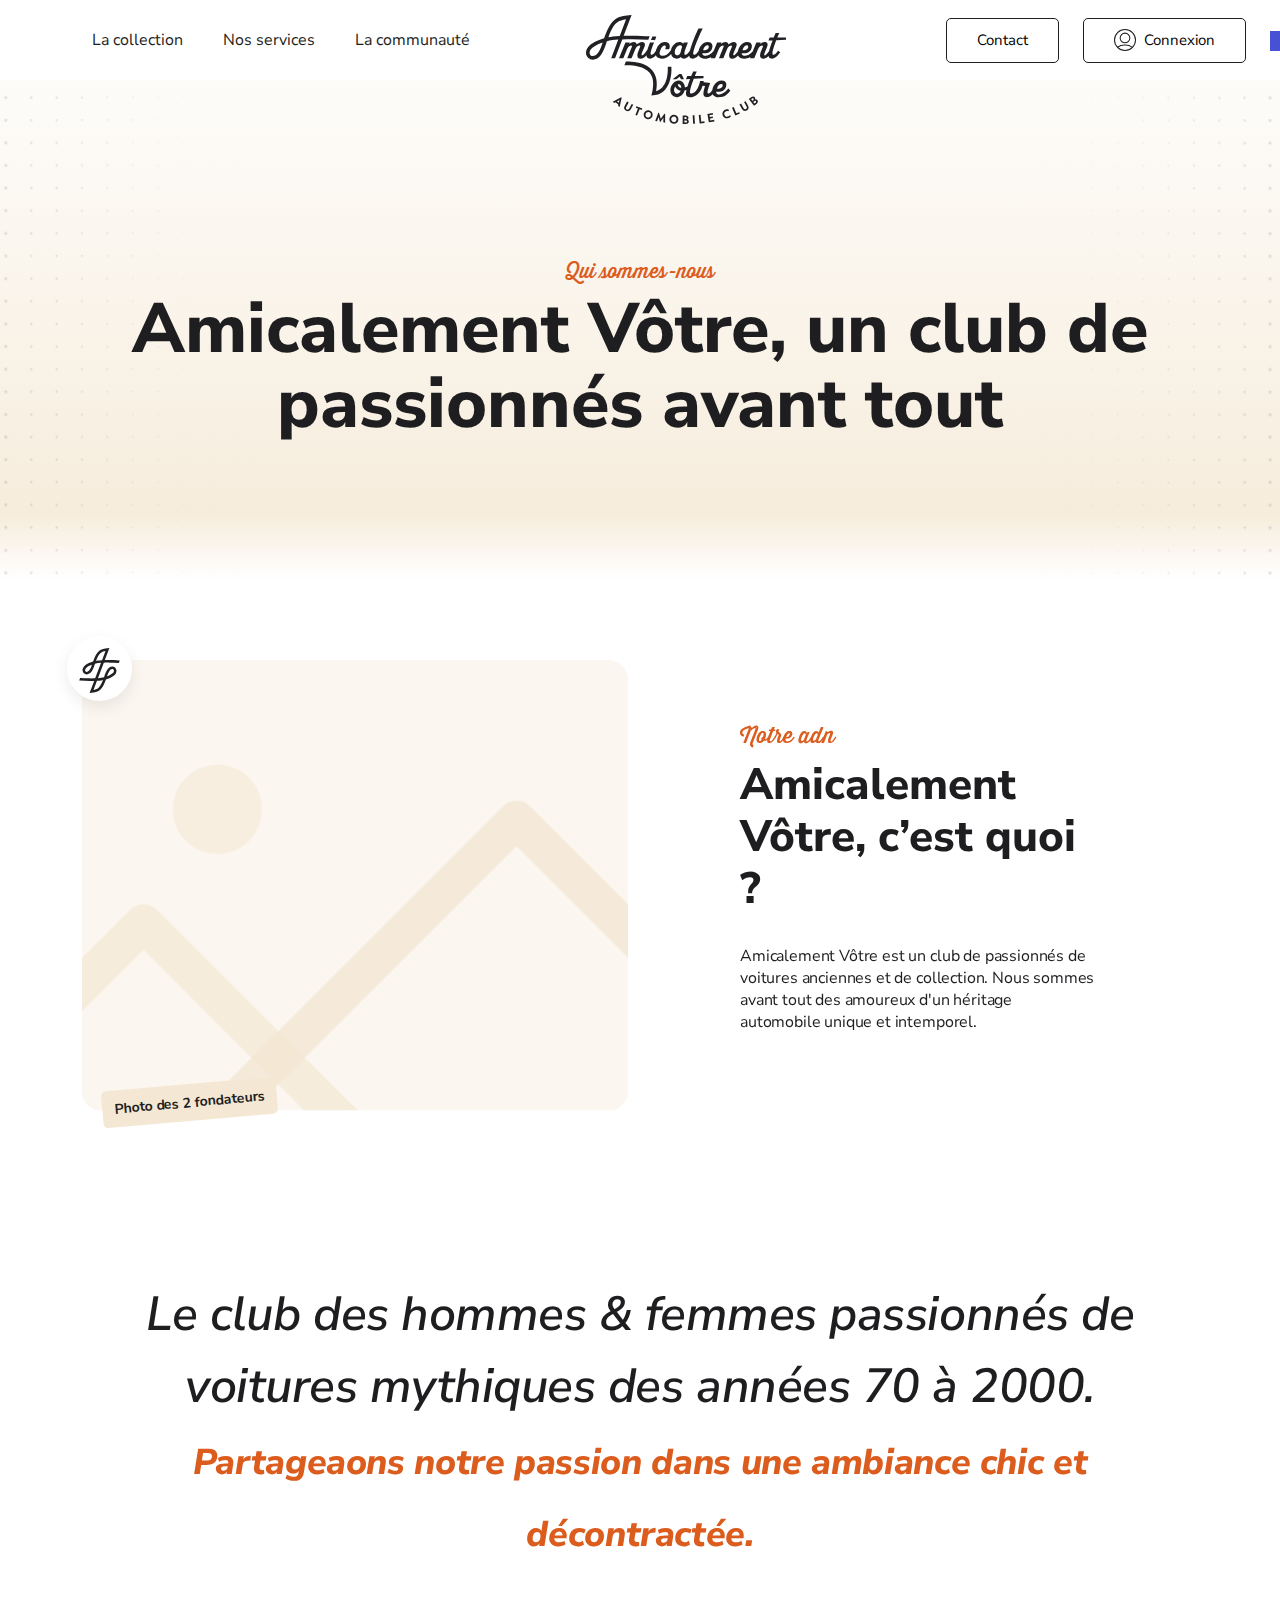
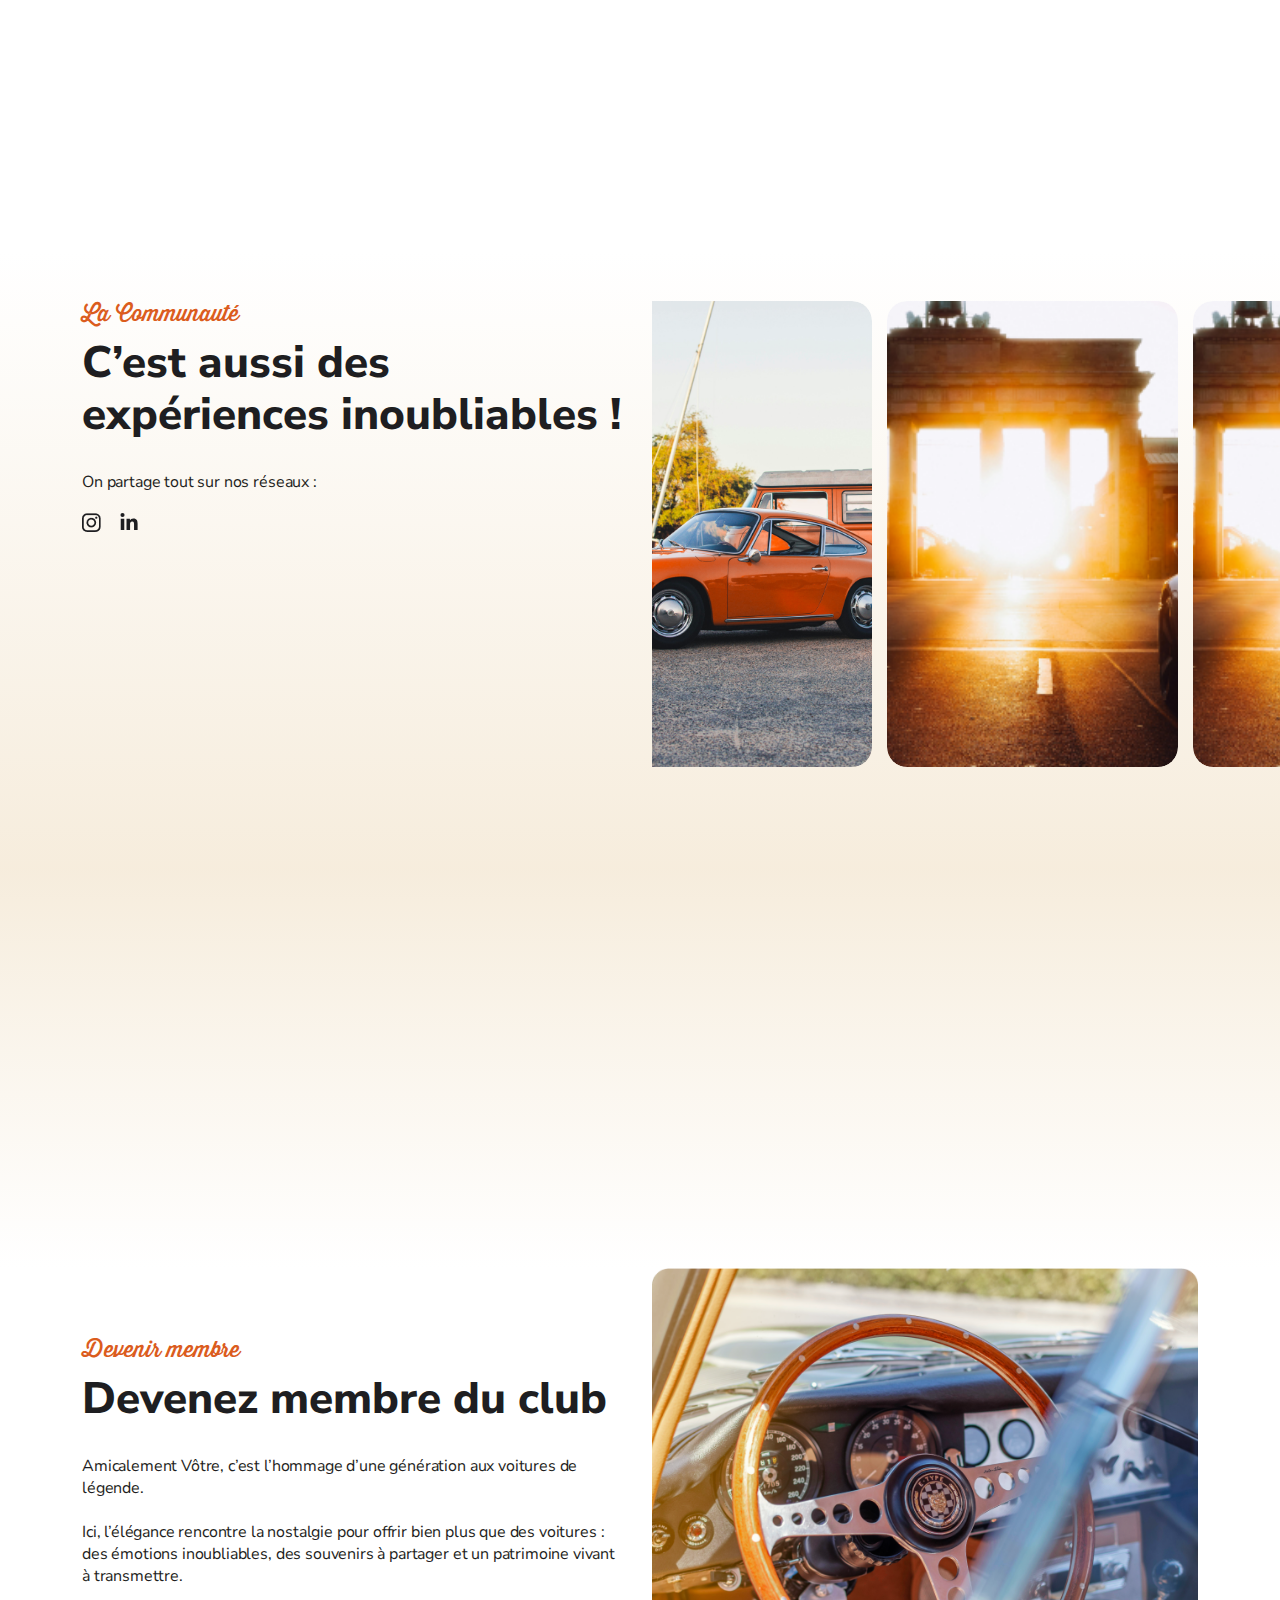
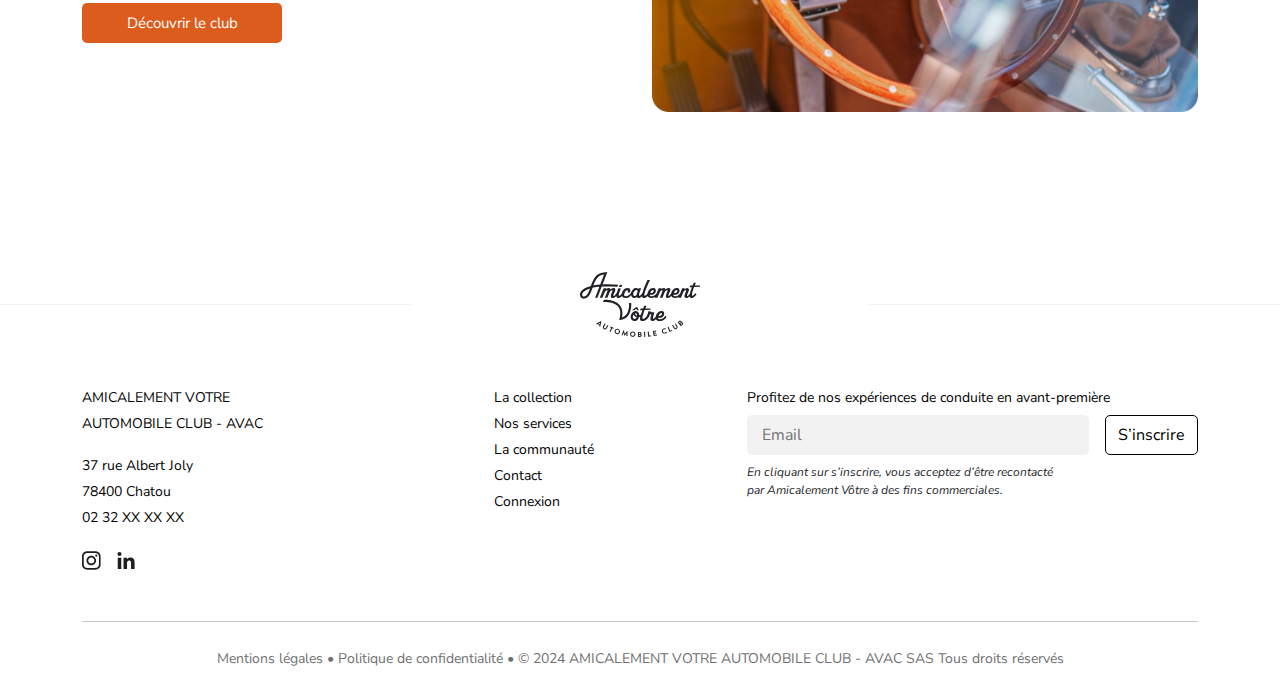
<file: qui-sommes-nous.html>
<!DOCTYPE html>
<html lang="en" xmlns="http://www.w3.org/1999/html">

<head>
  <meta charset="UTF-8">
  <meta name="viewport" content="width=device-width, initial-scale=1.0">
  <title>Amicalement :: Collection</title>
  <link
    href="https://fonts.googleapis.com/css2?family=Nunito+Sans:ital,opsz,wght@0,6..12,200..1000;1,6..12,200..1000&display=swap"
    rel="stylesheet">
  <link rel="stylesheet" href="css/bootstrap.min.css">
  <link href="https://unpkg.com/aos@2.3.1/dist/aos.css" rel="stylesheet">
  <link rel="stylesheet" href="css/style.css">
  <link rel="stylesheet" href="css/responsive.css">
</head>

<body>
<header class="hdr w-100 bg-white">
  <nav class="navbar navbar-expand-lg navbar-light">
    <div class="container-fluid">

      <a class="navbar-brand d-block d-lg-none" href="index.html">
        <img class="img-logo" src="images/logo.svg" alt="" /></a>

      <button class="navbar-toggler" type="button" data-bs-toggle="collapse" data-bs-target="#navbarTogglerDemo03"
              aria-controls="navbarTogglerDemo03" aria-expanded="false" aria-label="Toggle navigation">
        <span class="navbar-toggler-icon"></span>
      </button>
      <div class="collapse navbar-collapse justify-content-between" id="navbarTogglerDemo03">
        <ul class="navbar-nav w-350">
          <li class="nav-item">
            <a class="nav-link" href="collection.html">La collection</a>
          </li>
          <li class="nav-item">
            <a class="nav-link" href="services.html">Nos services</a>
          </li>
          <li class="nav-item">
            <a class="nav-link" href="qui-sommes-nous.html">La communauté</a>
          </li>
        </ul>
        <a class="navbar-brand mx-0 pt-3 d-none d-lg-block" href="index.html"><img class="mt-5" src="images/logo.svg"
                                                                                   alt="" /></a>
        <div class="d-flex flexcust w-350 gap-4 align-items-center justify-content-end">
          <a href="contact.html"> <button class="club">Contact</button></a>
          <button class="club d-flex justify-content-center align-items-center gap-2"><img src="images/user.svg" alt="" />
            Connexion</button>
          <a href=""><img src="images/flag.svg" alt="" /></a>
        </div>
      </div>
    </div>
  </nav>
</header>


  <section>
    <div class="heroDiv d-flex justify-content-center align-items-center flex-column text-center">
      <div class="container">
        <h4>Qui sommes-nous</h4>
        <h1>Amicalement Vôtre, un club de <br> passionnés avant tout</h1>
      </div>
    </div>
  </section>


<section class="Son-histoire bis" >
  <div class="container mt-2 mb-3">
    <div class="row no-gutters align-items-center">
      <!-- Image à gauche -->
      <div class="col-md-6" data-aos="fade-right"  data-aos-delay="300">
        <div class="image-container" style="background-image: url('./images/fondateurs.png'); height: 451px; width: 100%">
          <span class="image-label">Photo des 2 fondateurs</span>

          <span class="badge"><img height="45" width="45" src="images/embleme-AVAC-noir.svg"></span>
        </div>
      </div>
      <!-- Texte à droite -->
      <div class="col-md-4" data-aos="fade-left"  data-aos-delay="300">
        <div class="text-container">
          <h3 class="h3">Notre adn</h3>
          <h2 class="h2">Amicalement Vôtre, c’est quoi ?</h2>
          <p class="txt">Amicalement Vôtre est un club de passionnés de voitures anciennes et de collection. Nous sommes
            avant tout des amoureux d'un héritage automobile unique et intemporel.</p>
        </div>
      </div>
    </div>
  </div>
</section>
<section class="py-10 servnous">

  <div class="servnew">
    <svg data-aos="fade-right" data-aos-duration="3000" class="toparrow position-absolute"  width="854" height="242" viewBox="0 0 854 242" fill="none" xmlns="http://www.w3.org/2000/svg">
      <path
              id="line-path"
              d="M-105.205 173.839C-80.065 152.163 -54.734 131.235 -25.752 115.422C47.102 75.2013 132.816 64.4583 214.929 70.0313C338.588 78.1783 457.589 118.315 581.23 128.408C645.451 133.456 780.231 135.227 815.001 71.4743C825.95 51.4913 819.785 25.9363 797.482 17.8193C779.254 10.9793 758.148 18.0123 744.289 30.9883C715.289 57.6933 715.41 102.476 737.884 133.534C753.166 155.762 776.177 171.879 797.19 189.404C813.094 202.437 828.214 216.367 843.112 230.511"
              stroke="#DB5C1D"
              stroke-width="30"
      />
    </svg>
    <div class="container">
      <div class="headservnous">
        Le club des hommes & femmes passionnés de voitures mythiques des années 70 à 2000. <br>
        <span>Partageaons notre passion dans une ambiance chic et décontractée.</span>
      </div>
    </div>
    <svg data-aos="fade-left" data-aos-duration="3000" class="bttomarrow position-absolute" width="868" height="217" viewBox="0 0 868 217" fill="none" xmlns="http://www.w3.org/2000/svg">
      <path
              id="line-path-2"
              d="M11.408 9.89502C49.98 55.073 89.041 100.956 137.763 135.511C195.135 176.082 267.272 198.781 337.495 201.535C371.895 202.387 405.047 194.549 436.666 180.379C481.571 160.181 524.094 133.148 571.452 118.551C709.914 74.174 858.036 117.88 994.051 153.9C1079.32 174.701 1171.35 202.58 1257.9 174.834C1269.21 171.336 1280.36 167.261 1291.48 163.179"
              stroke="#DB5C1D"
              stroke-width="30"
      />
    </svg>


  </div>
</section>

<section class="community-section">
  <div class="container">
    <!-- Section Titre et Description -->
    <div class="row">
      <div class="col-md-6">
        <h3 class="h3">La Communauté</h3>
        <h2 class="h2">C’est aussi des expériences inoubliables !</h2>
        <p class="txt">On partage tout sur nos réseaux :</p>
        <div class="social-icons">
          <img src="images/insta.png" alt="Instagram">
          <img src="images/linked.svg" alt="LinkedIn">
        </div>
      </div>
      <div class="col-md-6">
        <!-- Slider -->
        <div class="slider-container">
          <div class="slider-track">
            <div class="slider-item">
              <img src="images/img1.png" alt="Video Thumbnail">
            </div>
            <div class="slider-item">
              <img src="images/img2.png" alt="Video Thumbnail">
            </div>
            <div class="slider-item">
              <img src="images/img3.png" alt="Video Thumbnail">
            </div>
          </div>
        </div>
      </div>
    </div>
    <!-- Section Témoignages -->
    <div class="row mt-5">
      <div class="col-md-6" data-aos="fade-up"  data-aos-delay="300">
        <div class="testimonial">
          <div class="pb-4">
            <svg xmlns="http://www.w3.org/2000/svg" xmlns:xlink="http://www.w3.org/1999/xlink" width="15.165" height="14.462" viewBox="0 0 15.165 14.462">
              <defs>
                <clipPath id="clip-path">
                  <rect id="Rectangle_873" data-name="Rectangle 873" width="15.165" height="14.462" transform="translate(0 0)" fill="#db5c1d"/>
                </clipPath>
              </defs>
              <g id="Groupe_2479" data-name="Groupe 2479" transform="translate(0 0)">
                <g id="Groupe_2478" data-name="Groupe 2478" clip-path="url(#clip-path)">
                  <path id="Tracé_1915" data-name="Tracé 1915" d="M7.939.218l2.077,4.075a.4.4,0,0,0,.294.214l4.517.716a.4.4,0,0,1,.221.677L11.814,9.135a.4.4,0,0,0-.113.345L12.416,14a.4.4,0,0,1-.576.419L7.764,12.341a.4.4,0,0,0-.363,0L3.325,14.417A.4.4,0,0,1,2.749,14L3.464,9.48a.4.4,0,0,0-.112-.345L.118,5.9a.4.4,0,0,1,.22-.677l4.518-.716a.4.4,0,0,0,.293-.214L7.226.218a.4.4,0,0,1,.713,0" fill="#db5c1d"/>
                </g>
              </g>
            </svg>
            <svg xmlns="http://www.w3.org/2000/svg" xmlns:xlink="http://www.w3.org/1999/xlink" width="15.165" height="14.462" viewBox="0 0 15.165 14.462">
              <defs>
                <clipPath id="clip-path">
                  <rect id="Rectangle_873" data-name="Rectangle 873" width="15.165" height="14.462" transform="translate(0 0)" fill="#db5c1d"/>
                </clipPath>
              </defs>
              <g id="Groupe_2479" data-name="Groupe 2479" transform="translate(0 0)">
                <g id="Groupe_2478" data-name="Groupe 2478" clip-path="url(#clip-path)">
                  <path id="Tracé_1915" data-name="Tracé 1915" d="M7.939.218l2.077,4.075a.4.4,0,0,0,.294.214l4.517.716a.4.4,0,0,1,.221.677L11.814,9.135a.4.4,0,0,0-.113.345L12.416,14a.4.4,0,0,1-.576.419L7.764,12.341a.4.4,0,0,0-.363,0L3.325,14.417A.4.4,0,0,1,2.749,14L3.464,9.48a.4.4,0,0,0-.112-.345L.118,5.9a.4.4,0,0,1,.22-.677l4.518-.716a.4.4,0,0,0,.293-.214L7.226.218a.4.4,0,0,1,.713,0" fill="#db5c1d"/>
                </g>
              </g>
            </svg>
            <svg xmlns="http://www.w3.org/2000/svg" xmlns:xlink="http://www.w3.org/1999/xlink" width="15.165" height="14.462" viewBox="0 0 15.165 14.462">
              <defs>
                <clipPath id="clip-path">
                  <rect id="Rectangle_873" data-name="Rectangle 873" width="15.165" height="14.462" transform="translate(0 0)" fill="#db5c1d"/>
                </clipPath>
              </defs>
              <g id="Groupe_2479" data-name="Groupe 2479" transform="translate(0 0)">
                <g id="Groupe_2478" data-name="Groupe 2478" clip-path="url(#clip-path)">
                  <path id="Tracé_1915" data-name="Tracé 1915" d="M7.939.218l2.077,4.075a.4.4,0,0,0,.294.214l4.517.716a.4.4,0,0,1,.221.677L11.814,9.135a.4.4,0,0,0-.113.345L12.416,14a.4.4,0,0,1-.576.419L7.764,12.341a.4.4,0,0,0-.363,0L3.325,14.417A.4.4,0,0,1,2.749,14L3.464,9.48a.4.4,0,0,0-.112-.345L.118,5.9a.4.4,0,0,1,.22-.677l4.518-.716a.4.4,0,0,0,.293-.214L7.226.218a.4.4,0,0,1,.713,0" fill="#db5c1d"/>
                </g>
              </g>
            </svg>
            <svg xmlns="http://www.w3.org/2000/svg" xmlns:xlink="http://www.w3.org/1999/xlink" width="15.165" height="14.462" viewBox="0 0 15.165 14.462">
              <defs>
                <clipPath id="clip-path">
                  <rect id="Rectangle_873" data-name="Rectangle 873" width="15.165" height="14.462" transform="translate(0 0)" fill="#db5c1d"/>
                </clipPath>
              </defs>
              <g id="Groupe_2479" data-name="Groupe 2479" transform="translate(0 0)">
                <g id="Groupe_2478" data-name="Groupe 2478" clip-path="url(#clip-path)">
                  <path id="Tracé_1915" data-name="Tracé 1915" d="M7.939.218l2.077,4.075a.4.4,0,0,0,.294.214l4.517.716a.4.4,0,0,1,.221.677L11.814,9.135a.4.4,0,0,0-.113.345L12.416,14a.4.4,0,0,1-.576.419L7.764,12.341a.4.4,0,0,0-.363,0L3.325,14.417A.4.4,0,0,1,2.749,14L3.464,9.48a.4.4,0,0,0-.112-.345L.118,5.9a.4.4,0,0,1,.22-.677l4.518-.716a.4.4,0,0,0,.293-.214L7.226.218a.4.4,0,0,1,.713,0" fill="#db5c1d"/>
                </g>
              </g>
            </svg>
            <svg xmlns="http://www.w3.org/2000/svg" xmlns:xlink="http://www.w3.org/1999/xlink" width="15.165" height="14.462" viewBox="0 0 15.165 14.462">
              <defs>
                <clipPath id="clip-path">
                  <rect id="Rectangle_873" data-name="Rectangle 873" width="15.165" height="14.462" transform="translate(0 0)" fill="#db5c1d"/>
                </clipPath>
              </defs>
              <g id="Groupe_2479" data-name="Groupe 2479" transform="translate(0 0)">
                <g id="Groupe_2478" data-name="Groupe 2478" clip-path="url(#clip-path)">
                  <path id="Tracé_1915" data-name="Tracé 1915" d="M7.939.218l2.077,4.075a.4.4,0,0,0,.294.214l4.517.716a.4.4,0,0,1,.221.677L11.814,9.135a.4.4,0,0,0-.113.345L12.416,14a.4.4,0,0,1-.576.419L7.764,12.341a.4.4,0,0,0-.363,0L3.325,14.417A.4.4,0,0,1,2.749,14L3.464,9.48a.4.4,0,0,0-.112-.345L.118,5.9a.4.4,0,0,1,.22-.677l4.518-.716a.4.4,0,0,0,.293-.214L7.226.218a.4.4,0,0,1,.713,0" fill="#db5c1d"/>
                </g>
              </g>
            </svg>

          </div>
          <p>
            J’ai adoré mon expérience chez Amicalement Vôtre. Je loue régulièrement des voitures de collection
            pour des soirées, des mariages, des tournages et des lancements de fusées.
          </p>
          <div class="author">
            <img src="./images/elonmusk.png" alt="Elon Musk">
            <div>
              <h4>Elon Musk</h4>
              <span>Passionné</span>
            </div>
          </div>
          <div class="member-badge">
            <span class="badge-icon">
             <img src="images/member-icon.png" alt="Icon">
            </span>
            &nbsp;Membre du club depuis Janvier 2025
          </div>
        </div>
      </div>
      <div class="col-md-6" data-aos="fade-down"  data-aos-delay="300">
        <div class="testimonial">
          <div class="pb-4">
            <svg xmlns="http://www.w3.org/2000/svg" xmlns:xlink="http://www.w3.org/1999/xlink" width="15.165" height="14.462" viewBox="0 0 15.165 14.462">
  <defs>
    <clipPath id="clip-path">
      <rect id="Rectangle_873" data-name="Rectangle 873" width="15.165" height="14.462" transform="translate(0 0)" fill="#db5c1d"/>
    </clipPath>
  </defs>
  <g id="Groupe_2479" data-name="Groupe 2479" transform="translate(0 0)">
    <g id="Groupe_2478" data-name="Groupe 2478" clip-path="url(#clip-path)">
      <path id="Tracé_1915" data-name="Tracé 1915" d="M7.939.218l2.077,4.075a.4.4,0,0,0,.294.214l4.517.716a.4.4,0,0,1,.221.677L11.814,9.135a.4.4,0,0,0-.113.345L12.416,14a.4.4,0,0,1-.576.419L7.764,12.341a.4.4,0,0,0-.363,0L3.325,14.417A.4.4,0,0,1,2.749,14L3.464,9.48a.4.4,0,0,0-.112-.345L.118,5.9a.4.4,0,0,1,.22-.677l4.518-.716a.4.4,0,0,0,.293-.214L7.226.218a.4.4,0,0,1,.713,0" fill="#db5c1d"/>
    </g>
  </g>
</svg>
<svg xmlns="http://www.w3.org/2000/svg" xmlns:xlink="http://www.w3.org/1999/xlink" width="15.165" height="14.462" viewBox="0 0 15.165 14.462">
  <defs>
    <clipPath id="clip-path">
      <rect id="Rectangle_873" data-name="Rectangle 873" width="15.165" height="14.462" transform="translate(0 0)" fill="#db5c1d"/>
    </clipPath>
  </defs>
  <g id="Groupe_2479" data-name="Groupe 2479" transform="translate(0 0)">
    <g id="Groupe_2478" data-name="Groupe 2478" clip-path="url(#clip-path)">
      <path id="Tracé_1915" data-name="Tracé 1915" d="M7.939.218l2.077,4.075a.4.4,0,0,0,.294.214l4.517.716a.4.4,0,0,1,.221.677L11.814,9.135a.4.4,0,0,0-.113.345L12.416,14a.4.4,0,0,1-.576.419L7.764,12.341a.4.4,0,0,0-.363,0L3.325,14.417A.4.4,0,0,1,2.749,14L3.464,9.48a.4.4,0,0,0-.112-.345L.118,5.9a.4.4,0,0,1,.22-.677l4.518-.716a.4.4,0,0,0,.293-.214L7.226.218a.4.4,0,0,1,.713,0" fill="#db5c1d"/>
    </g>
  </g>
</svg>
<svg xmlns="http://www.w3.org/2000/svg" xmlns:xlink="http://www.w3.org/1999/xlink" width="15.165" height="14.462" viewBox="0 0 15.165 14.462">
  <defs>
    <clipPath id="clip-path">
      <rect id="Rectangle_873" data-name="Rectangle 873" width="15.165" height="14.462" transform="translate(0 0)" fill="#db5c1d"/>
    </clipPath>
  </defs>
  <g id="Groupe_2479" data-name="Groupe 2479" transform="translate(0 0)">
    <g id="Groupe_2478" data-name="Groupe 2478" clip-path="url(#clip-path)">
      <path id="Tracé_1915" data-name="Tracé 1915" d="M7.939.218l2.077,4.075a.4.4,0,0,0,.294.214l4.517.716a.4.4,0,0,1,.221.677L11.814,9.135a.4.4,0,0,0-.113.345L12.416,14a.4.4,0,0,1-.576.419L7.764,12.341a.4.4,0,0,0-.363,0L3.325,14.417A.4.4,0,0,1,2.749,14L3.464,9.48a.4.4,0,0,0-.112-.345L.118,5.9a.4.4,0,0,1,.22-.677l4.518-.716a.4.4,0,0,0,.293-.214L7.226.218a.4.4,0,0,1,.713,0" fill="#db5c1d"/>
    </g>
  </g>
</svg>
<svg xmlns="http://www.w3.org/2000/svg" xmlns:xlink="http://www.w3.org/1999/xlink" width="15.165" height="14.462" viewBox="0 0 15.165 14.462">
  <defs>
    <clipPath id="clip-path">
      <rect id="Rectangle_873" data-name="Rectangle 873" width="15.165" height="14.462" transform="translate(0 0)" fill="#db5c1d"/>
    </clipPath>
  </defs>
  <g id="Groupe_2479" data-name="Groupe 2479" transform="translate(0 0)">
    <g id="Groupe_2478" data-name="Groupe 2478" clip-path="url(#clip-path)">
      <path id="Tracé_1915" data-name="Tracé 1915" d="M7.939.218l2.077,4.075a.4.4,0,0,0,.294.214l4.517.716a.4.4,0,0,1,.221.677L11.814,9.135a.4.4,0,0,0-.113.345L12.416,14a.4.4,0,0,1-.576.419L7.764,12.341a.4.4,0,0,0-.363,0L3.325,14.417A.4.4,0,0,1,2.749,14L3.464,9.48a.4.4,0,0,0-.112-.345L.118,5.9a.4.4,0,0,1,.22-.677l4.518-.716a.4.4,0,0,0,.293-.214L7.226.218a.4.4,0,0,1,.713,0" fill="#db5c1d"/>
    </g>
  </g>
</svg>
<svg xmlns="http://www.w3.org/2000/svg" xmlns:xlink="http://www.w3.org/1999/xlink" width="15.165" height="14.462" viewBox="0 0 15.165 14.462">
  <defs>
    <clipPath id="clip-path">
      <rect id="Rectangle_873" data-name="Rectangle 873" width="15.165" height="14.462" transform="translate(0 0)" fill="#db5c1d"/>
    </clipPath>
  </defs>
  <g id="Groupe_2479" data-name="Groupe 2479" transform="translate(0 0)">
    <g id="Groupe_2478" data-name="Groupe 2478" clip-path="url(#clip-path)">
      <path id="Tracé_1915" data-name="Tracé 1915" d="M7.939.218l2.077,4.075a.4.4,0,0,0,.294.214l4.517.716a.4.4,0,0,1,.221.677L11.814,9.135a.4.4,0,0,0-.113.345L12.416,14a.4.4,0,0,1-.576.419L7.764,12.341a.4.4,0,0,0-.363,0L3.325,14.417A.4.4,0,0,1,2.749,14L3.464,9.48a.4.4,0,0,0-.112-.345L.118,5.9a.4.4,0,0,1,.22-.677l4.518-.716a.4.4,0,0,0,.293-.214L7.226.218a.4.4,0,0,1,.713,0" fill="#db5c1d"/>
    </g>
  </g>
</svg>

          </div>
          <p>
            Merci l’équipe pour les conseils sur le choix de ma voiture. Je voulais une Renault 5 de 1972 et
            finalement je pars sur une Aston ! Je recommande à fond !
          </p>
          <div class="author">
            <img src="./images/jamesbond.png" alt="James Bond">
            <div>
              <h4>James Bond</h4>
              <span>Amateur</span>
            </div>
          </div>
          <div class="member-badge">
            <span class="badge-icon">
             <img src="images/member-icon.png" alt="Icon">
            </span>
             &nbsp;Membre du club depuis Janvier 2025
          </div>
        </div>
      </div>
    </div>
  </div>
</section>



<section class="px-3 overflowx">
  <div class="servnous">
    <div class="container">
      <div class="row align-items-center">
        <div class="col-md-6 pe-4">
          <h4 class="h3">Devenir membre</h4>
          <h3 class="h2">Devenez membre du club</h3>
          <p class="txt">Amicalement Vôtre, c’est l’hommage d’une génération aux voitures de légende. <br> <br> Ici, l’élégance rencontre la nostalgie pour offrir bien plus que des voitures : des émotions inoubliables, des souvenirs à partager et un patrimoine vivant à transmettre.</p>
          <a class="orange-button-hover" href="adhesion.html">Découvrir le club</a>
        </div>
        <div class="col-md-6">
          <img src="images/img6.png" class="w-100" alt="">
        </div>
      </div>
    </div>
  </div>
</section>


<footer>

  <div class="row mx-0 mb-5 align-items-center w-100">
    <div class="col-4 col-lg-4 d-flex justify-content-end pe-lg-3">
      <hr class="w-100 hr-left" />
    </div>
    <div class="col-4 col-lg-4 text-center">
      <img src="images/logo.svg" class="logofooter" alt="" />
    </div>
    <div class="col-4 col-lg-4 d-flex justify-content-start ps-lg-3">
      <hr class="w-100 hr-right" />
    </div>
  </div>


  <div class="container mb-4 mb-md-5">
    <div class="row">
      <div class="col-lg-4">
        <p>AMICALEMENT VOTRE</br> AUTOMOBILE CLUB - AVAC</p>
        <p>37 rue Albert Joly</br>
          78400 Chatou</br>
          02 32 XX XX XX</p>
        <ul class="d-flex gap-3 p-0 m-0">
          <li><a href="#"><img src="images/insta.svg" alt="" /></a></li>
          <li><a href="#"><img src="images/linked.svg" alt="" /></a></li>
        </ul>
      </div>
      <div class="col-lg-3">
        <ul>
          <li>
            <a href="collection.html">La collection</a>
          </li>
          <li>
            <a href="">Nos services</a>
          </li>
          <li>
            <a href="">La communauté</a>
          </li>
          <li>
            <a href="">Contact</a>
          </li>
          <li>
            <a href="">Connexion</a>
          </li>
        </ul>
      </div>
      <div class="col-lg-5 formsec">
        <p class="mb-1">Profitez de nos expériences de conduite en avant-première</p>
        <div class="w-100 d-flex justify-content-between gap-3 mb-2">
          <input placeholder="Email" type="email" />
          <button>S’inscrire</button>
        </div>
        <span>En cliquant sur s’inscrire, vous acceptez d’être recontacté par Amicalement Vôtre à des fins
            commerciales.</span>
      </div>
    </div>
  </div>
  <div class="container">
    <hr />
    <div class="py-2 footerbtm text-center">
      <p>Mentions légales • Politique de confidentialité • © 2024 AMICALEMENT VOTRE AUTOMOBILE CLUB - AVAC SAS Tous
        droits réservés</p>
    </div>
  </div>
</footer>
  <script src="js/bootstrap.bundle.min.js"></script>
  <script src="https://code.jquery.com/jquery-2.2.0.min.js" type="text/javascript"></script>
  <script src="https://unpkg.com/aos@2.3.1/dist/aos.js"></script>
  <script>
    AOS.init();
  </script>
  <script type="text/javascript" src="js/slick.min.js"></script>
  <script type="text/javascript">
    $(document).on('ready', function () {
      $('.videoslider').slick({
        slidesToShow: 2,
        slidesToScroll: 1,
        autoplay: true,
        autoplaySpeed: 2000,
        centerPadding: '30px 0',
        arrows: false,
        centerMode: true,
        responsive: [
          {
            breakpoint: 991,
            settings: {
              slidesToShow: 1,
              slidesToScroll: 1,
              centerPadding: '0px',
            }
          },
          {
            breakpoint: 767,
            settings: {
              slidesToShow: 1,
              slidesToScroll: 1,
              centerPadding: '0px',
            }
          }
        ]
      });
      window.addEventListener("load", function() {
          document.querySelector(".rotating-text").classList.add("start-animation");
      });
    });

  </script>
  <script>
    //sticky Header
     $(window).scroll(function() {
      if ($(this).scrollTop() > 1){
      $('header').addClass("sticky");
      }
      else{
      $('header').removeClass("sticky");
      }
     });
    </script>
<script>
  AOS.init({
    duration: 1000, // Durée de l'animation en millisecondes
    easing: 'ease', // Type d'interpolation
    once: false, // Animation jouée une seule fois
  });
</script>
<script>

  document.addEventListener('DOMContentLoaded', () => {
    // Liste des éléments à observer
    const paths = [
      { id: '#line-path', activeClass: 'line-path-active' },
      { id: '#line-path-2', activeClass: 'line-path-2-active' }
    ];

    // Crée un observateur pour gérer les animations
    const observer = new IntersectionObserver(
            (entries) => {
              entries.forEach((entry) => {
                if (entry.isIntersecting) {
                  entry.target.classList.add(entry.target.dataset.activeClass);
                  observer.unobserve(entry.target); // Stoppe l'observation après activation
                }
              });
            },
            { threshold: 0.5 } // L'élément doit être à moitié visible pour activer l'animation
    );

    // Ajoute les chemins à l'observateur
    paths.forEach((path) => {
      const element = document.querySelector(path.id);
      element.dataset.activeClass = path.activeClass; // Associe la classe active
      observer.observe(element); // Ajoute l'élément à l'observateur
    });
  });

</script>
<script>
  const sliderTrack = document.querySelector('.slider-track');
  const sliderItems = document.querySelectorAll('.slider-item');
  const sliderContainer = document.querySelector('.slider-container');

  let currentIndex = 0; // Démarre au premier élément
  const itemWidth = sliderItems[0].offsetWidth + 15; // Largeur d'un item + marge
  const totalItems = sliderItems.length;

  // Cloner les items pour l'effet infini
  sliderItems.forEach((item) => {
    const clone = item.cloneNode(true);
    sliderTrack.appendChild(clone);
  });

  sliderItems.forEach((item) => {
    const clone = item.cloneNode(true);
    sliderTrack.insertBefore(clone, sliderTrack.firstChild);
  });

  // Ajuster la largeur du slider-track
  sliderTrack.style.width = `${itemWidth * sliderTrack.children.length}px`;

  // Fonction pour défilement continu
  function startInfiniteScroll() {
    sliderTrack.style.transition = `transform 0s linear`;
    sliderTrack.style.transform = `translateX(-${currentIndex * itemWidth}px)`;

    setTimeout(() => {
      sliderTrack.style.transition = `transform 0.5s linear`;
      currentIndex++;
      sliderTrack.style.transform = `translateX(-${currentIndex * itemWidth}px)`;
    }, 10);

    // Boucle
    if (currentIndex >= totalItems) {
      setTimeout(() => {
        sliderTrack.style.transition = `none`;
        currentIndex = 0; // Réinitialiser au début
        sliderTrack.style.transform = `translateX(0px)`;
        startInfiniteScroll();
      }, 500);
    } else {
      setTimeout(startInfiniteScroll, 3000); // Défilement tous les 3s
    }
  }

  // Initialisation
  startInfiniteScroll();

</script>

</body>

</html>
</file>
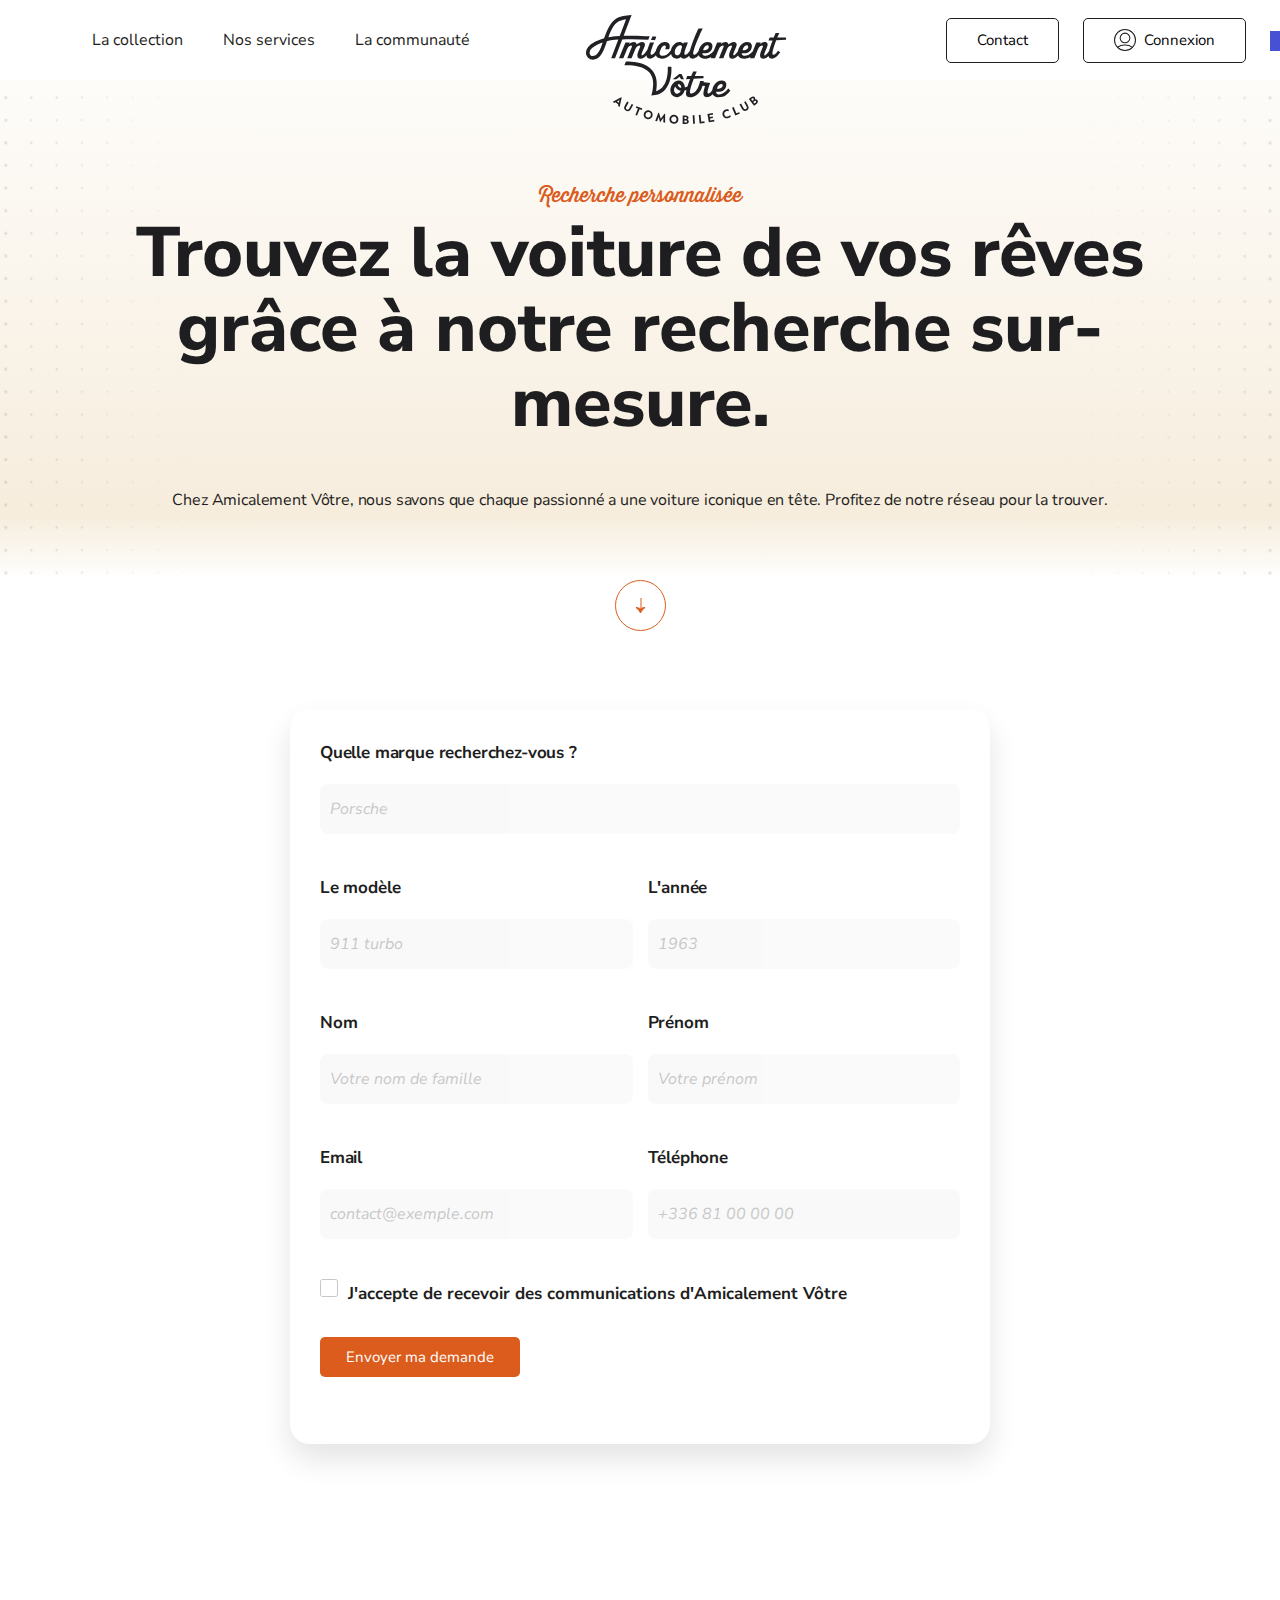
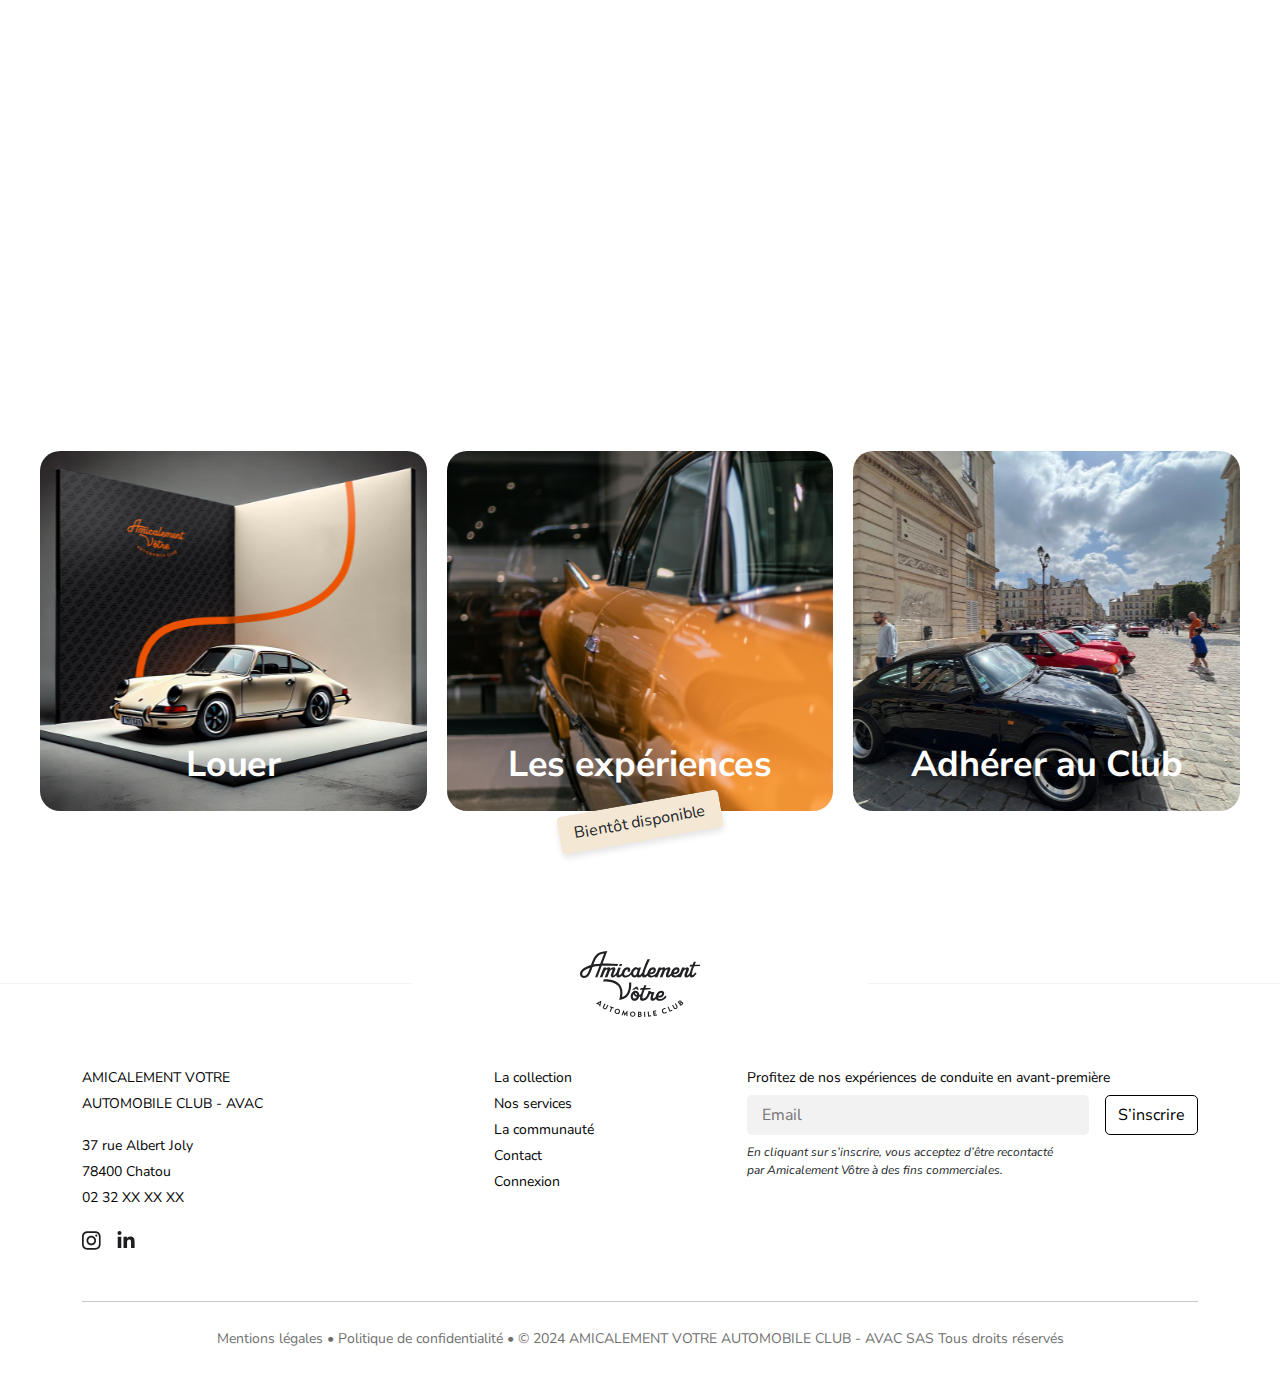
<file: recherche-perso.html>
<!DOCTYPE html>
<html lang="en" xmlns="http://www.w3.org/1999/html">

<head>
  <meta charset="UTF-8">
  <meta name="viewport" content="width=device-width, initial-scale=1.0">
  <title>Amicalement :: Collection</title>
  <link
    href="https://fonts.googleapis.com/css2?family=Nunito+Sans:ital,opsz,wght@0,6..12,200..1000;1,6..12,200..1000&display=swap"
    rel="stylesheet">
  <link rel="stylesheet" href="css/bootstrap.min.css">
  <link href="https://unpkg.com/aos@2.3.1/dist/aos.css" rel="stylesheet">
  <link rel="stylesheet" href="css/style.css">
  <link rel="stylesheet" href="css/responsive.css">
</head>

<body>
<header class="hdr w-100 bg-white">
  <nav class="navbar navbar-expand-lg navbar-light">
    <div class="container-fluid">

      <a class="navbar-brand d-block d-lg-none" href="index.html">
        <img class="img-logo" src="images/logo.svg" alt="" /></a>

      <button class="navbar-toggler" type="button" data-bs-toggle="collapse" data-bs-target="#navbarTogglerDemo03"
              aria-controls="navbarTogglerDemo03" aria-expanded="false" aria-label="Toggle navigation">
        <span class="navbar-toggler-icon"></span>
      </button>
      <div class="collapse navbar-collapse justify-content-between" id="navbarTogglerDemo03">
        <ul class="navbar-nav w-350">
          <li class="nav-item">
            <a class="nav-link" href="collection.html">La collection</a>
          </li>
          <li class="nav-item">
            <a class="nav-link" href="services.html">Nos services</a>
          </li>
          <li class="nav-item">
            <a class="nav-link" href="qui-sommes-nous.html">La communauté</a>
          </li>
        </ul>
        <a class="navbar-brand mx-0 pt-3 d-none d-lg-block" href="index.html"><img class="mt-5" src="images/logo.svg"
                                                                                   alt="" /></a>
        <div class="d-flex flexcust w-350 gap-4 align-items-center justify-content-end">
          <a href="contact.html"> <button class="club">Contact</button></a>
          <button class="club d-flex justify-content-center align-items-center gap-2"><img src="images/user.svg" alt="" />
            Connexion</button>
          <a href=""><img src="images/flag.svg" alt="" /></a>
        </div>
      </div>
    </div>
  </nav>
</header>


  <section>
    <div class="heroDiv d-flex justify-content-center align-items-center flex-column text-center">
      <div class="container">
        <h4>Recherche personnalisée</h4>
        <h1>
          Trouvez la voiture de vos rêves <br> grâce à notre recherche sur-mesure.
        </h1>

        <p class="txt text-center mt-5">
          Chez Amicalement Vôtre, nous savons que chaque passionné a une voiture iconique en tête. Profitez de notre réseau pour la trouver.
        </p>
      </div>
    </div>

    <div class="d-flex justify-content-center">
      <img src="images/arrow3.svg" alt="Flèche" class="arrow-down">

    </div>

  </section>


<section class="page-container bg-white mt-xl-5" style="height: 100%;">
    <div class="custom-form-wrapper" style="height: 735px">
      <form class="custom-form servnous">

        <div class="custom-form-field">
          <label class="custom-form-label" for="marque">Quelle marque recherchez-vous ?</label>
          <input class="custom-form-input" type="text" id="marque" placeholder="Porsche">
        </div>
        <div class="custom-form-row">
          <div class="custom-form-field">
            <label class="custom-form-label" for="modele">Le modèle</label>
            <input class="custom-form-input" type="text" id="modele" placeholder="911 turbo" >
          </div>
          <div class="custom-form-field">
            <label class="custom-form-label" for="annee">L'année</label>
            <input class="custom-form-input" type="text" id="annee" placeholder="1963">
          </div>
        </div>
        <div class="custom-form-row">
          <div class="custom-form-field">
            <label class="custom-form-label" for="nom">Nom</label>
            <input class="custom-form-input" type="text" id="nom" placeholder="Votre nom de famille">
          </div>
          <div class="custom-form-field">
            <label class="custom-form-label" for="prenom">Prénom</label>
            <input class="custom-form-input" type="text" id="prenom" placeholder="Votre prénom">
          </div>
        </div>
        <div class="custom-form-row">
          <div class="custom-form-field">
            <label class="custom-form-label" for="email">Email</label>
            <input class="custom-form-input" type="email" id="email" placeholder="contact@exemple.com">
          </div>
          <div class="custom-form-field">
            <label class="custom-form-label" for="telephone">Téléphone</label>
            <input class="custom-form-input" type="tel" id="telephone" placeholder="+336 81 00 00 00">
          </div>
        </div>
        <div class="custom-form-checkbox-group">
          <input type="checkbox" id="accept">
          <label for="accept">J'accepte de recevoir des communications d'Amicalement Vôtre</label>
        </div>
        <a type="submit" class="orange-button-hover" href="#">Envoyer ma demande</a>
      </form>
    </div>
</section>


<section class="Son-histoire bis" >
  <div class="container mt-2 mb-3">
    <div class="row no-gutters align-items-center justify-content-evenly">
      <!-- Image à gauche -->
      <div class="col-md-6" data-aos="fade-right"  data-aos-delay="300">
        <div class="image-container" style="background-image: url('./images/photo-avac-interieur-voiture.png'); height: 451px; max-width:642px; width: 100%">
        </div>
      </div>
      <!-- Texte à droite -->
      <div class="col-md-4" data-aos="fade-left"  data-aos-delay="300">
        <div class="text-container">
          <h3 class="h3">Louer une voiture de collection</h3>
          <h2 class="h2">Trouvons le modèle que vous avez en tête</h2>
          <p class="txt">Celui qui fait battre vôtre coeur, mais que vous n’avez pas encore trouvé. Nous sommes à votre disposition pour vous accompagner dans cette quête, en mettant tout en oeuvre pour dénicher la perle rare. </p>
          <p class="txt">
            Nous mettons notre réseau exclusif et notre expertise pour vous proposer des véhicules authentiques et conformes à vos attentes.
          </p>
        </div>
      </div>
    </div>
  </div>
</section>


<section class="cards-section">
  <div class="cards-container">
    <!-- Card 1 -->
    <div class="card">
      <div class="card-image" style="background-image: url('./images/Corner-photos-interieures.png');"></div>
      <h3 class="card-title">Louer</h3>
    </div>
    <!-- Card 2 -->
    <div class="card">
      <div class="card-image" style="background-image: url('./images/pexels-skelm-7856851.png');"></div>
      <h3 class="card-title">Les expériences</h3>
      <span class="card-badge">Bientôt disponible</span>
    </div>
    <!-- Card 3 -->
    <div class="card">
      <div class="card-image" style="background-image: url('./images/WhatsApp Image 2024-11-29 at 18.53.43 (2).png');"></div>
      <h3 class="card-title">Adhérer au Club</h3>

    </div>
  </div>
</section>


<footer>

  <div class="row mx-0 mb-5 align-items-center w-100">
    <div class="col-4 col-lg-4 d-flex justify-content-end pe-lg-3">
      <hr class="w-100 hr-left" />
    </div>
    <div class="col-4 col-lg-4 text-center">
      <img src="images/logo.svg" class="logofooter" alt="" />
    </div>
    <div class="col-4 col-lg-4 d-flex justify-content-start ps-lg-3">
      <hr class="w-100 hr-right" />
    </div>
  </div>


  <div class="container mb-4 mb-md-5">
    <div class="row">
      <div class="col-lg-4">
        <p>AMICALEMENT VOTRE</br> AUTOMOBILE CLUB - AVAC</p>
        <p>37 rue Albert Joly</br>
          78400 Chatou</br>
          02 32 XX XX XX</p>
        <ul class="d-flex gap-3 p-0 m-0">
          <li><a href="#"><img src="images/insta.svg" alt="" /></a></li>
          <li><a href="#"><img src="images/linked.svg" alt="" /></a></li>
        </ul>
      </div>
      <div class="col-lg-3">
        <ul>
          <li>
            <a href="collection.html">La collection</a>
          </li>
          <li>
            <a href="">Nos services</a>
          </li>
          <li>
            <a href="">La communauté</a>
          </li>
          <li>
            <a href="">Contact</a>
          </li>
          <li>
            <a href="">Connexion</a>
          </li>
        </ul>
      </div>
      <div class="col-lg-5 formsec">
        <p class="mb-1">Profitez de nos expériences de conduite en avant-première</p>
        <div class="w-100 d-flex justify-content-between gap-3 mb-2">
          <input placeholder="Email" type="email" />
          <button>S’inscrire</button>
        </div>
        <span>En cliquant sur s’inscrire, vous acceptez d’être recontacté par Amicalement Vôtre à des fins
            commerciales.</span>
      </div>
    </div>
  </div>
  <div class="container">
    <hr />
    <div class="py-2 footerbtm text-center">
      <p>Mentions légales • Politique de confidentialité • © 2024 AMICALEMENT VOTRE AUTOMOBILE CLUB - AVAC SAS Tous
        droits réservés</p>
    </div>
  </div>
</footer>
  <script src="js/bootstrap.bundle.min.js"></script>
  <script src="https://code.jquery.com/jquery-2.2.0.min.js" type="text/javascript"></script>
  <script src="https://unpkg.com/aos@2.3.1/dist/aos.js"></script>
  <script>
    AOS.init();
  </script>
  <script type="text/javascript" src="js/slick.min.js"></script>
  <script type="text/javascript">
    $(document).on('ready', function () {
      $('.videoslider').slick({
        slidesToShow: 2,
        slidesToScroll: 1,
        autoplay: true,
        autoplaySpeed: 2000,
        centerPadding: '30px 0',
        arrows: false,
        centerMode: true,
        responsive: [
          {
            breakpoint: 991,
            settings: {
              slidesToShow: 1,
              slidesToScroll: 1,
              centerPadding: '0px',
            }
          },
          {
            breakpoint: 767,
            settings: {
              slidesToShow: 1,
              slidesToScroll: 1,
              centerPadding: '0px',
            }
          }
        ]
      });
      window.addEventListener("load", function() {
          document.querySelector(".rotating-text").classList.add("start-animation");
      });
    });

  </script>
  <script>
    //sticky Header
     $(window).scroll(function() {
      if ($(this).scrollTop() > 1){
      $('header').addClass("sticky");
      }
      else{
      $('header').removeClass("sticky");
      }
     });
    </script>
<script>
  AOS.init({
    duration: 1000, // Durée de l'animation en millisecondes
    easing: 'ease', // Type d'interpolation
    once: false, // Animation jouée une seule fois
  });
</script>
<script>

  document.addEventListener('DOMContentLoaded', () => {
    // Liste des éléments à observer
    const paths = [
      { id: '#line-path', activeClass: 'line-path-active' },
      { id: '#line-path-2', activeClass: 'line-path-2-active' }
    ];

    // Crée un observateur pour gérer les animations
    const observer = new IntersectionObserver(
            (entries) => {
              entries.forEach((entry) => {
                if (entry.isIntersecting) {
                  entry.target.classList.add(entry.target.dataset.activeClass);
                  observer.unobserve(entry.target); // Stoppe l'observation après activation
                }
              });
            },
            { threshold: 0.5 } // L'élément doit être à moitié visible pour activer l'animation
    );

    // Ajoute les chemins à l'observateur
    paths.forEach((path) => {
      const element = document.querySelector(path.id);
      element.dataset.activeClass = path.activeClass; // Associe la classe active
      observer.observe(element); // Ajoute l'élément à l'observateur
    });
  });

</script>
<script>
  const sliderTrack = document.querySelector('.slider-track');
  const sliderItems = document.querySelectorAll('.slider-item');
  const sliderContainer = document.querySelector('.slider-container');

  let currentIndex = 0; // Démarre au premier élément
  const itemWidth = sliderItems[0].offsetWidth + 15; // Largeur d'un item + marge
  const totalItems = sliderItems.length;

  // Cloner les items pour l'effet infini
  sliderItems.forEach((item) => {
    const clone = item.cloneNode(true);
    sliderTrack.appendChild(clone);
  });

  sliderItems.forEach((item) => {
    const clone = item.cloneNode(true);
    sliderTrack.insertBefore(clone, sliderTrack.firstChild);
  });

  // Ajuster la largeur du slider-track
  sliderTrack.style.width = `${itemWidth * sliderTrack.children.length}px`;

  // Fonction pour défilement continu
  function startInfiniteScroll() {
    sliderTrack.style.transition = `transform 0s linear`;
    sliderTrack.style.transform = `translateX(-${currentIndex * itemWidth}px)`;

    setTimeout(() => {
      sliderTrack.style.transition = `transform 0.5s linear`;
      currentIndex++;
      sliderTrack.style.transform = `translateX(-${currentIndex * itemWidth}px)`;
    }, 10);

    // Boucle
    if (currentIndex >= totalItems) {
      setTimeout(() => {
        sliderTrack.style.transition = `none`;
        currentIndex = 0; // Réinitialiser au début
        sliderTrack.style.transform = `translateX(0px)`;
        startInfiniteScroll();
      }, 500);
    } else {
      setTimeout(startInfiniteScroll, 3000); // Défilement tous les 3s
    }
  }

  // Initialisation
  startInfiniteScroll();

</script>

</body>

</html>
</file>
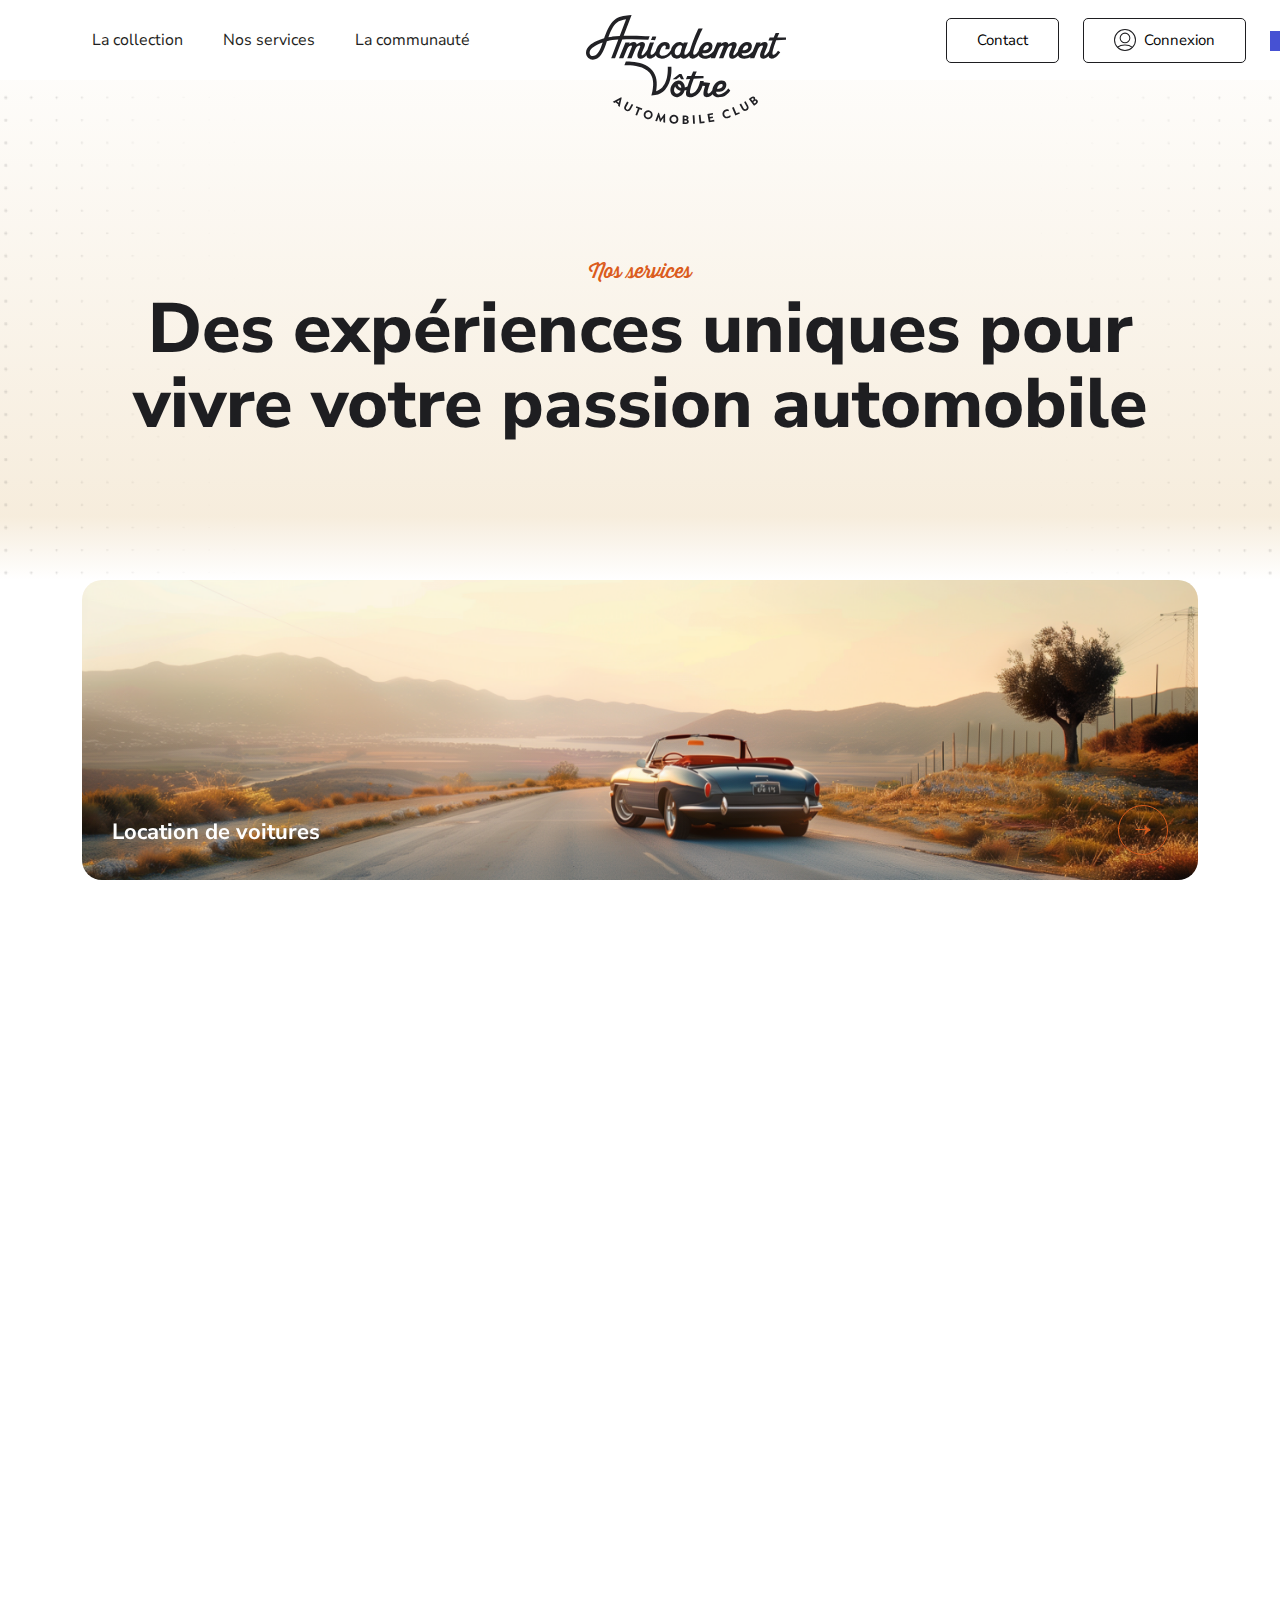
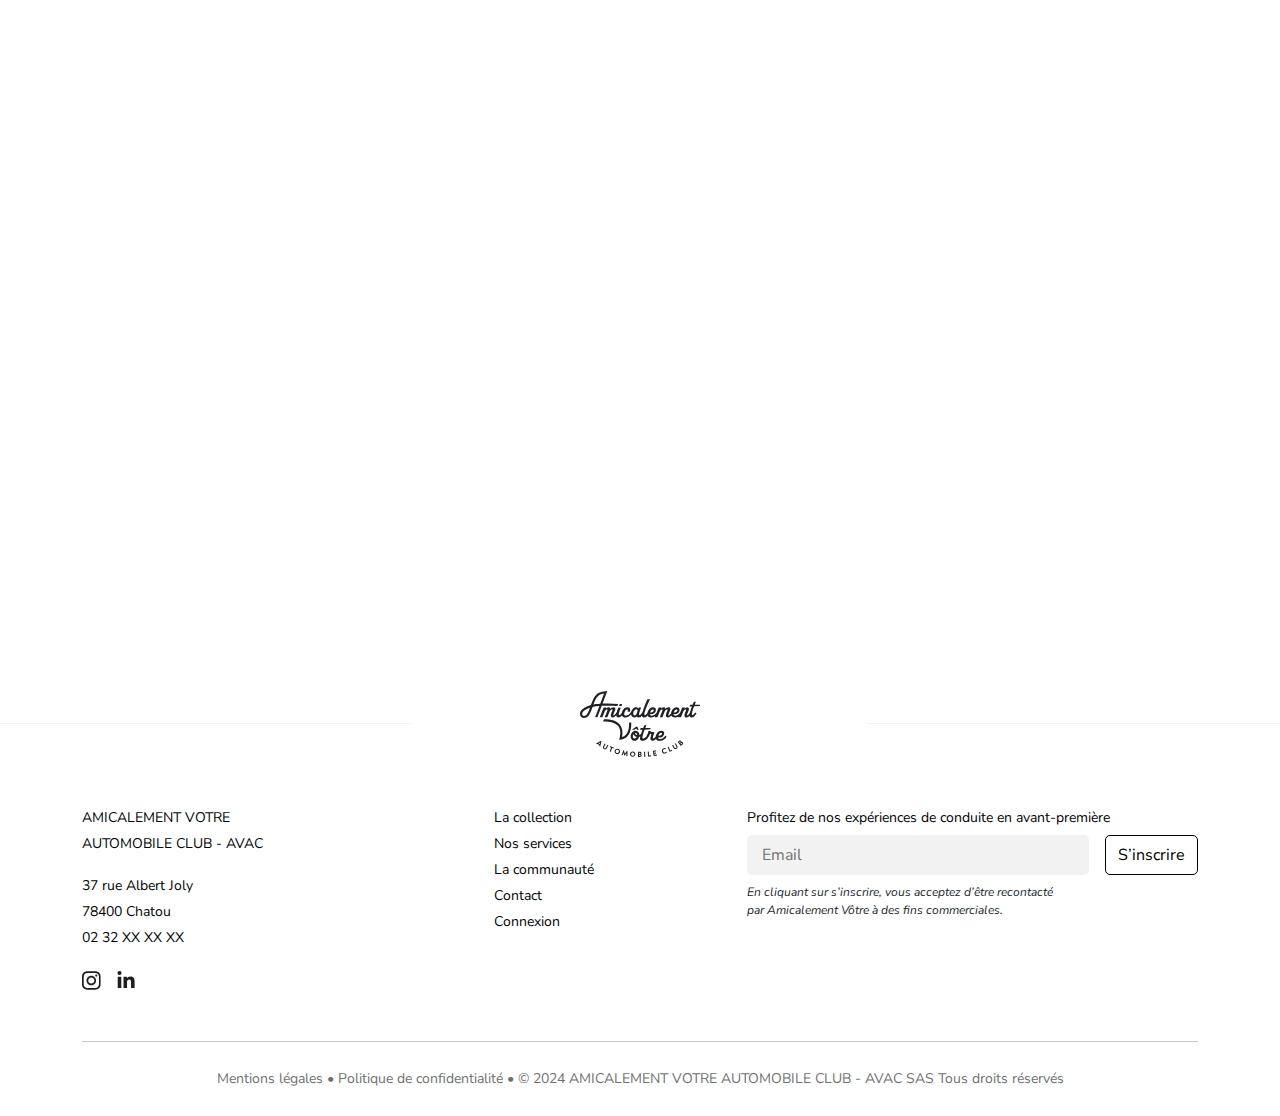
<file: services.html>
<!DOCTYPE html>
<html lang="en" xmlns="http://www.w3.org/1999/html">

<head>
  <meta charset="UTF-8">
  <meta name="viewport" content="width=device-width, initial-scale=1.0">
  <title>Amicalement :: Collection</title>
  <link
    href="https://fonts.googleapis.com/css2?family=Nunito+Sans:ital,opsz,wght@0,6..12,200..1000;1,6..12,200..1000&display=swap"
    rel="stylesheet">
  <link rel="stylesheet" href="css/bootstrap.min.css">
  <link href="https://unpkg.com/aos@2.3.1/dist/aos.css" rel="stylesheet">
  <link rel="stylesheet" href="css/style.css">
  <link rel="stylesheet" href="css/responsive.css">
</head>

<body>
<header class="hdr w-100 bg-white">
  <nav class="navbar navbar-expand-lg navbar-light">
    <div class="container-fluid">

      <a class="navbar-brand d-block d-lg-none" href="index.html">
        <img class="img-logo" src="images/logo.svg" alt="" /></a>

      <button class="navbar-toggler" type="button" data-bs-toggle="collapse" data-bs-target="#navbarTogglerDemo03"
              aria-controls="navbarTogglerDemo03" aria-expanded="false" aria-label="Toggle navigation">
        <span class="navbar-toggler-icon"></span>
      </button>
      <div class="collapse navbar-collapse justify-content-between" id="navbarTogglerDemo03">
        <ul class="navbar-nav w-350">
          <li class="nav-item">
            <a class="nav-link" href="collection.html">La collection</a>
          </li>
          <li class="nav-item">
            <a class="nav-link" href="services.html">Nos services</a>
          </li>
          <li class="nav-item">
            <a class="nav-link" href="qui-sommes-nous.html">La communauté</a>
          </li>
        </ul>
        <a class="navbar-brand mx-0 pt-3 d-none d-lg-block" href="index.html"><img class="mt-5" src="images/logo.svg"
                                                                                   alt="" /></a>
        <div class="d-flex flexcust w-350 gap-4 align-items-center justify-content-end">
          <a href="contact.html"> <button class="club">Contact</button></a>
          <button class="club d-flex justify-content-center align-items-center gap-2"><img src="images/user.svg" alt="" />
            Connexion</button>
          <a href=""><img src="images/flag.svg" alt="" /></a>
        </div>
      </div>
    </div>
  </nav>
</header>


  <section>
    <div class="heroDiv d-flex justify-content-center align-items-center flex-column text-center">
      <div class="container">
        <h4>Nos services</h4>
        <h1>Des expériences uniques pour <br> vivre votre passion automobile</h1>
      </div>
    </div>
  </section>

<section class="py-10 pt-0 forboxes mt-xxl-5" data-aos="fade-up"  data-aos-delay="0">
  <div class="container pb-5">
    <div class="row gap-4 gap-lg-0 ">
      <div class="col-md-12" data-aos="fade-left"  data-aos-delay="300">
        <a href="#" class="d-block position-relative">
          <div class="position-relative">
            <img src="images/jaguar.png" alt="" class="w-100 h-300" />
            <div class="w-100 h-100 position-absolute top-0 start-0 d-flex justify-content-end align-items-end">
              <div class="w-100 mt-auto p-4 bgoverlay">
                <h3>Location de voitures</h3>
                <img src="images/arrow3.svg" alt="Flèche" />
              </div>
            </div>
          </div>
        </a>
      </div>
      <div class="col-md-7" data-aos="fade-left"  data-aos-delay="300">
        <a href="#" class="d-block position-relative">
          <div class="position-relative">
            <img src="images/img1.png" alt="" class="w-100 h-300" />
            <div class="w-100 h-100 position-absolute top-0 start-0 d-flex justify-content-end align-items-end">
              <div class="w-100 mt-auto p-4 bgoverlay">
                <h3>Événements pros</h3>
                <img src="images/arrow3.svg" alt="Flèche" />
              </div>
            </div>
          </div>
        </a>
        <div class="row mt-4 gap-4 gap-md-0">
          <div class="col-md-6">
            <a href="recherche-perso.html" class="d-block position-relative">
              <div class="position-relative">
                <img src="images/img3.png" alt="" class="w-100 h-300" />
                <div class="w-100 h-100 position-absolute top-0 start-0 d-flex justify-content-end align-items-end">
                  <div class="w-100 mt-auto p-4 bgoverlay">
                    <h3>Recherche personnalisée</h3>
                    <img src="images/arrow3.svg" alt="Flèche" />
                  </div>
                </div>
              </div>
            </a>
          </div>
          <div class="col-md-6">
            <a href="#" class="d-block position-relative">
              <div class="position-relative">
                <img src="images/img4.png" alt="" class="w-100 h-300" />
                <div class="w-100 h-100 position-absolute top-0 start-0 d-flex justify-content-end align-items-end">
                  <div class="w-100 mt-auto p-4 bgoverlay">
                    <h3>Shootings photo & tournages</h3>
                    <img src="images/arrow3.svg" alt="Flèche" />
                  </div>
                </div>
              </div>
            </a>
          </div>
        </div>
      </div>
      <div class="col-md-5" data-aos="fade-right"  data-aos-delay="300">
        <a href="depot-vente.html" class="d-block position-relative">
          <div class="position-relative">
            <img src="images/img2.png" alt="" class="w-100 h-630" />
            <div class="w-100 h-100 position-absolute top-0 start-0 d-flex justify-content-end align-items-end">
              <div class="w-100 mt-auto p-4 bgoverlay">
                <h3>Dépôt-vente</h3>
                <img src="images/arrow3.svg" alt="Flèche" />
              </div>
            </div>
          </div>
        </a>
      </div>
    </div>
  </div>
</section>


<section class="px-3 daksec overflowx mb-5" data-aos="fade-down"  data-aos-delay="500">
  <div class="clubsec">
    <div class="container">
      <div class="row norotate">
        <div class="col-md-6 pe-4">
          <h4>La communauté</h4>
          <h3>Devenez membre du club</h3>
          <p>Rejoignez une communauté exclusive où chaque voiture légendaire raconte une histoire et chaque trajet devient une émotion inoubliable. Amicalement Vôtre, c’est l’authenticité et le partage au coeur de votre passion.</p>
          <a class="orange-button-hover" href="#">Découvrir le club</a>
          <div class="pe-5">
            <hr />
            <div class="d-flex justify-content-between">
              <div>
                <h5>420</h5>
                <h6>chiffre clé</h6>
              </div>
              <div>
                <h5>12</h5>
                <h6>chiffre clé</h6>
              </div>
              <div>
                <h5>100%</h5>
                <h6>chiffre clé</h6>
              </div>
            </div>
          </div>
        </div>
        <div class="col-md-6">
          <img src="images/img6.png" class="w-100" alt="" />
        </div>
      </div>
    </div>
  </div>
</section>




<footer>

  <div class="row mx-0 mb-5 align-items-center w-100">
    <div class="col-4 col-lg-4 d-flex justify-content-end pe-lg-3">
      <hr class="w-100 hr-left" />
    </div>
    <div class="col-4 col-lg-4 text-center">
      <img src="images/logo.svg" class="logofooter" alt="" />
    </div>
    <div class="col-4 col-lg-4 d-flex justify-content-start ps-lg-3">
      <hr class="w-100 hr-right" />
    </div>
  </div>


  <div class="container mb-4 mb-md-5">
    <div class="row">
      <div class="col-lg-4">
        <p>AMICALEMENT VOTRE</br> AUTOMOBILE CLUB - AVAC</p>
        <p>37 rue Albert Joly</br>
          78400 Chatou</br>
          02 32 XX XX XX</p>
        <ul class="d-flex gap-3 p-0 m-0">
          <li><a href="#"><img src="images/insta.svg" alt="" /></a></li>
          <li><a href="#"><img src="images/linked.svg" alt="" /></a></li>
        </ul>
      </div>
      <div class="col-lg-3">
        <ul>
          <li>
            <a href="collection.html">La collection</a>
          </li>
          <li>
            <a href="">Nos services</a>
          </li>
          <li>
            <a href="">La communauté</a>
          </li>
          <li>
            <a href="">Contact</a>
          </li>
          <li>
            <a href="">Connexion</a>
          </li>
        </ul>
      </div>
      <div class="col-lg-5 formsec">
        <p class="mb-1">Profitez de nos expériences de conduite en avant-première</p>
        <div class="w-100 d-flex justify-content-between gap-3 mb-2">
          <input placeholder="Email" type="email" />
          <button>S’inscrire</button>
        </div>
        <span>En cliquant sur s’inscrire, vous acceptez d’être recontacté par Amicalement Vôtre à des fins
            commerciales.</span>
      </div>
    </div>
  </div>
  <div class="container">
    <hr />
    <div class="py-2 footerbtm text-center">
      <p>Mentions légales • Politique de confidentialité • © 2024 AMICALEMENT VOTRE AUTOMOBILE CLUB - AVAC SAS Tous
        droits réservés</p>
    </div>
  </div>
</footer>
  <script src="js/bootstrap.bundle.min.js"></script>
  <script src="https://code.jquery.com/jquery-2.2.0.min.js" type="text/javascript"></script>
  <script src="https://unpkg.com/aos@2.3.1/dist/aos.js"></script>
  <script>
    AOS.init();
  </script>
  <script type="text/javascript" src="js/slick.min.js"></script>
  <script type="text/javascript">
    $(document).on('ready', function () {
      $('.videoslider').slick({
        slidesToShow: 2,
        slidesToScroll: 1,
        autoplay: true,
        autoplaySpeed: 2000,
        centerPadding: '30px 0',
        arrows: false,
        centerMode: true,
        responsive: [
          {
            breakpoint: 991,
            settings: {
              slidesToShow: 1,
              slidesToScroll: 1,
              centerPadding: '0px',
            }
          },
          {
            breakpoint: 767,
            settings: {
              slidesToShow: 1,
              slidesToScroll: 1,
              centerPadding: '0px',
            }
          }
        ]
      });
      window.addEventListener("load", function() {
          document.querySelector(".rotating-text").classList.add("start-animation");
      });
    });

  </script>
  <script>
    //sticky Header
     $(window).scroll(function() {
      if ($(this).scrollTop() > 1){
      $('header').addClass("sticky");
      }
      else{
      $('header').removeClass("sticky");
      }
     });
    </script>

</body>

</html>
</file>
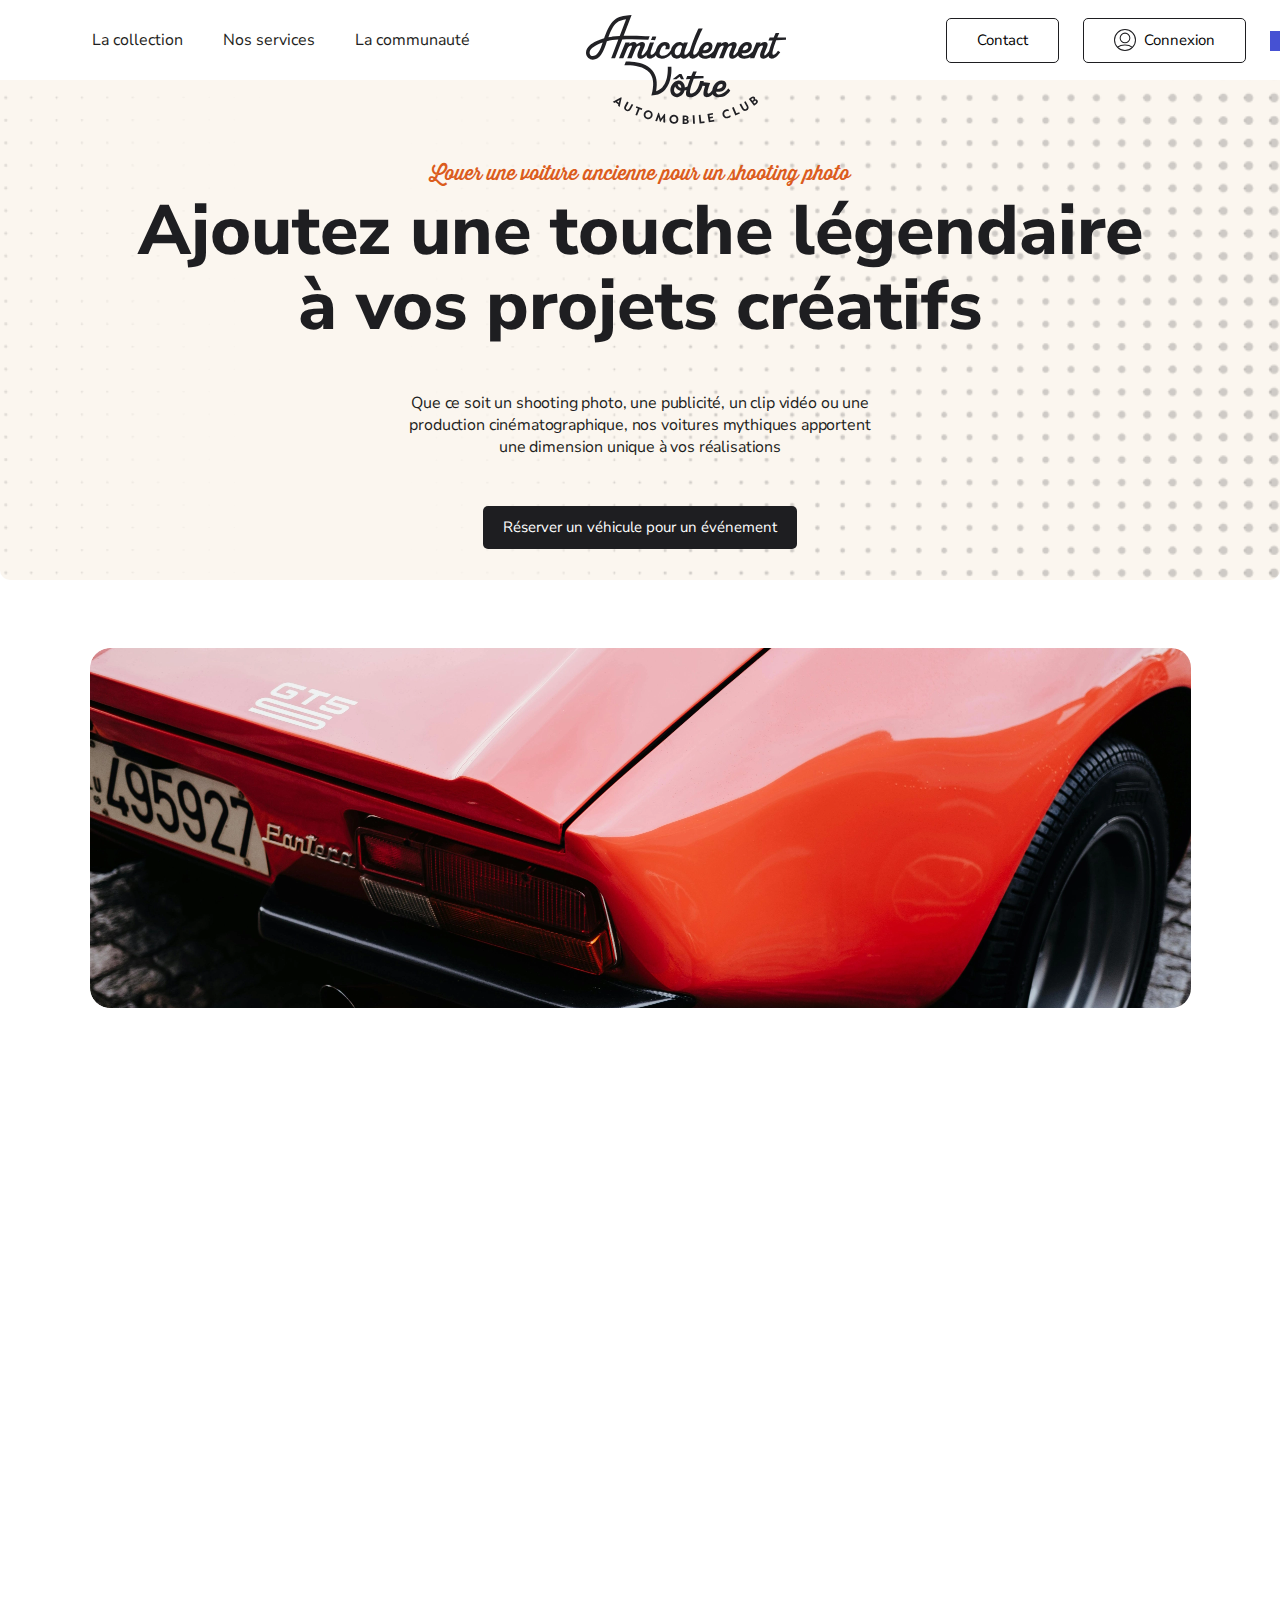
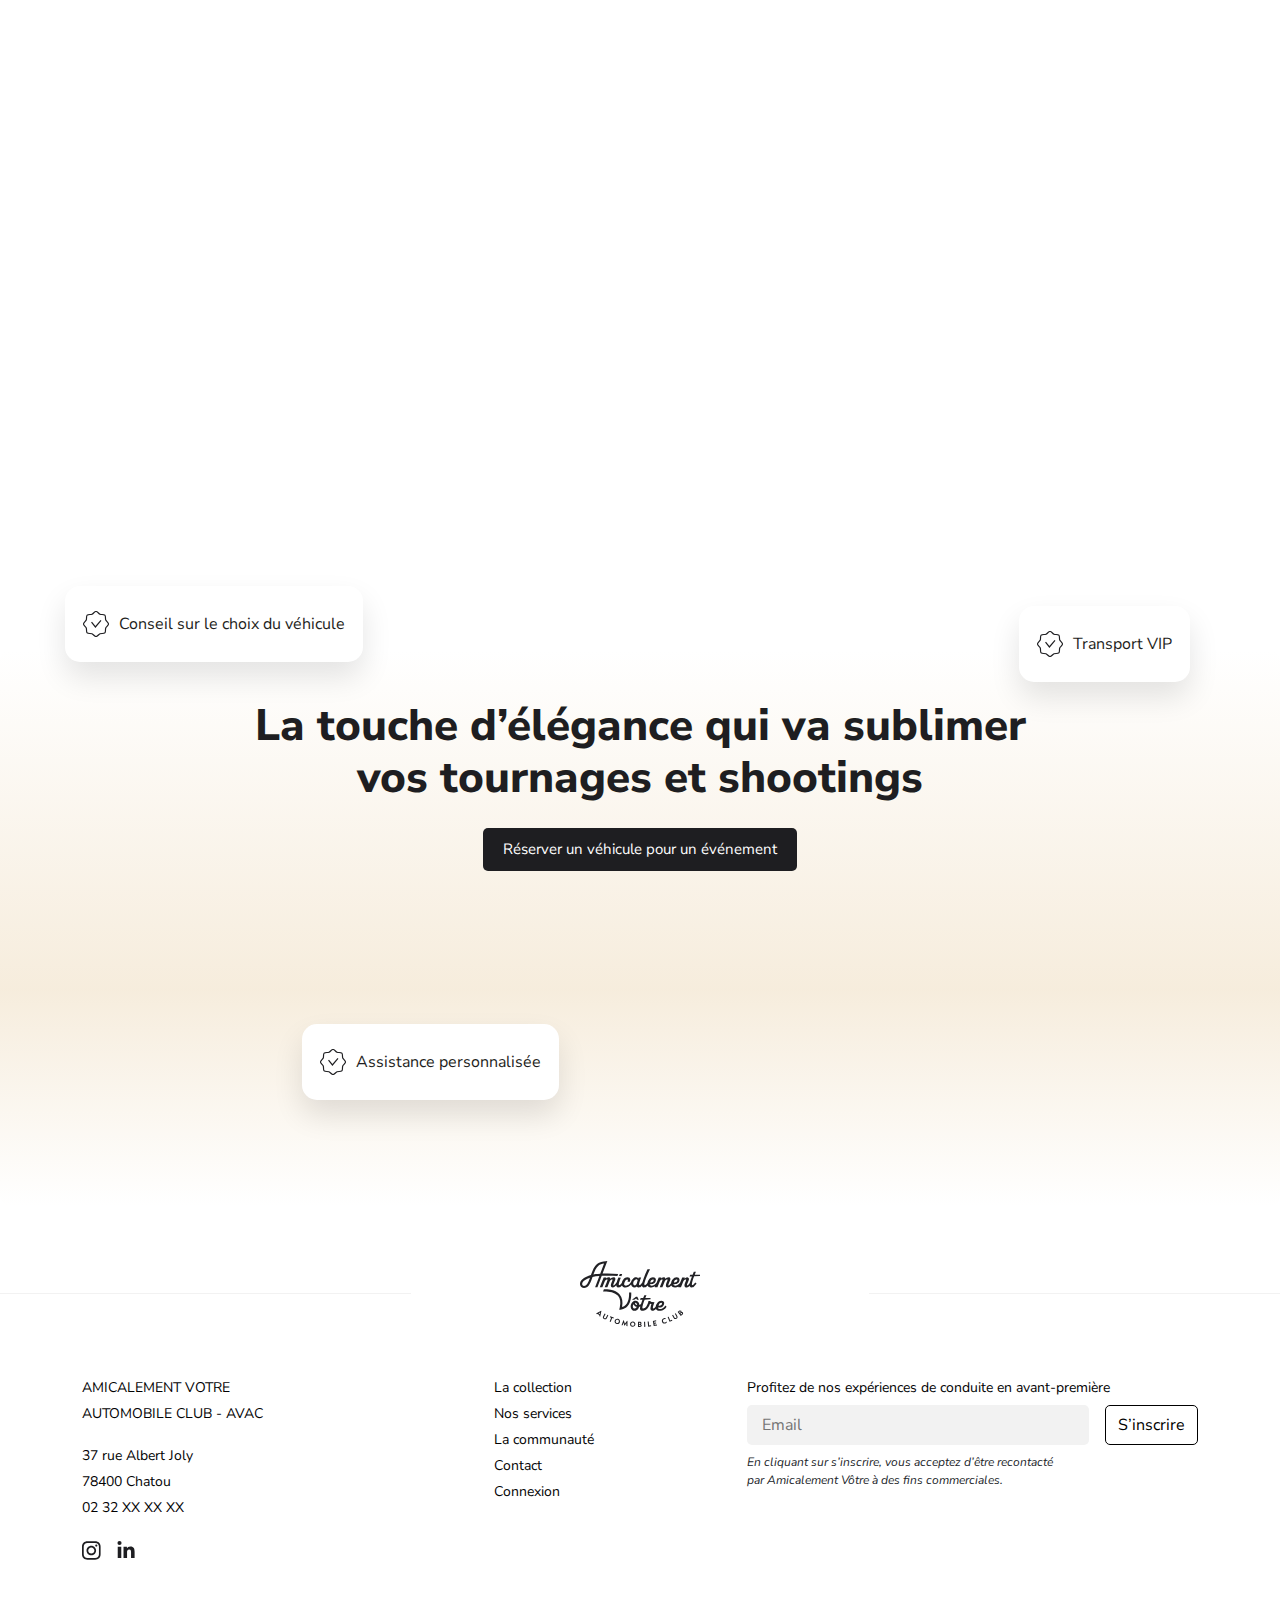
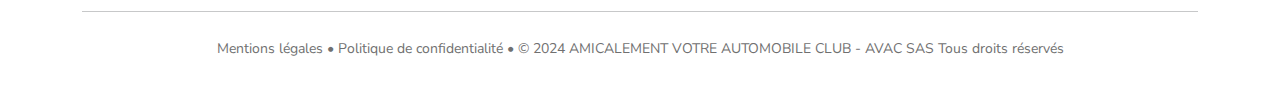
<file: shootings.html>
<!DOCTYPE html>
<html lang="en" xmlns="http://www.w3.org/1999/html">

<head>
  <meta charset="UTF-8">
  <meta name="viewport" content="width=device-width, initial-scale=1.0">
  <title>Amicalement :: Collection</title>
  <link
          href="https://fonts.googleapis.com/css2?family=Nunito+Sans:ital,opsz,wght@0,6..12,200..1000;1,6..12,200..1000&display=swap"
          rel="stylesheet">
  <link rel="stylesheet" href="css/bootstrap.min.css">
  <link href="https://unpkg.com/aos@2.3.1/dist/aos.css" rel="stylesheet">
  <link rel="stylesheet" href="css/style.css">
  <link rel="stylesheet" href="css/responsive.css">
</head>

<body>
<header class="hdr w-100 bg-white">
  <nav class="navbar navbar-expand-lg navbar-light">
    <div class="container-fluid">

      <a class="navbar-brand d-block d-lg-none" href="index.html">
        <img class="img-logo" src="images/logo.svg" alt="" /></a>

      <button class="navbar-toggler" type="button" data-bs-toggle="collapse" data-bs-target="#navbarTogglerDemo03"
              aria-controls="navbarTogglerDemo03" aria-expanded="false" aria-label="Toggle navigation">
        <span class="navbar-toggler-icon"></span>
      </button>
      <div class="collapse navbar-collapse justify-content-between" id="navbarTogglerDemo03">
        <ul class="navbar-nav w-350">
          <li class="nav-item">
            <a class="nav-link" href="collection.html">La collection</a>
          </li>
          <li class="nav-item">
            <a class="nav-link" href="services.html">Nos services</a>
          </li>
          <li class="nav-item">
            <a class="nav-link" href="qui-sommes-nous.html">La communauté</a>
          </li>
        </ul>
        <a class="navbar-brand mx-0 pt-3 d-none d-lg-block" href="index.html"><img class="mt-5" src="images/logo.svg"
                                                                                   alt="" /></a>
        <div class="d-flex flexcust w-350 gap-4 align-items-center justify-content-end">
          <a href="contact.html"> <button class="club">Contact</button></a>
          <button class="club d-flex justify-content-center align-items-center gap-2"><img src="images/user.svg" alt="" />
            Connexion</button>
          <a href=""><img src="images/flag.svg" alt="" /></a>
        </div>
      </div>
    </div>
  </nav>
</header>


<section>
  <div class="heroDiv d-flex justify-content-center align-items-center flex-column text-center innersec">
    <div class="container">
      <h4>Louer une voiture ancienne pour un shooting photo</h4>
      <h1>
        Ajoutez une touche légendaire  <br> à vos projets créatifs
      </h1>

      <p class="txt text-center mt-5">
        Que ce soit un shooting photo, une publicité, un clip vidéo ou une <br> production cinématographique, nos voitures mythiques apportent <br> une dimension unique à vos réalisations
      </p>

      <div class="d-flex justify-content-center mt-xl-5">
        <a class="blacky-button">Réserver un véhicule pour un événement</a>

      </div>
    </div>
  </div>
</section>



<section class="split-section mt-xl-5">
  <div class="photo-container">
    <img src="images/car-contac.png">
  </div>
</section>


<section class="split-section two container py-5">
  <div class="row align-items-center">
    <!-- Image en haut occupant la moitié -->
    <div class="col-lg-6 col-md-12 mb-4" data-aos="fade-left" data-aos-delay="400">
      <img height="932" width="100%" src="images/photo-avac-shooting-photo.png" alt="Voiture vue de face" >
    </div>

    <!-- Texte à droite (ou en-dessous sur mobile) -->
    <div class="col-lg-6 col-md-12 col-img-down" data-aos="fade-right" data-aos-delay="500">
      <div class="content" data-aos="fade-left" data-aos-delay="300">
        <span class="h3 d-block mb-3">Location de voiture shooting</span>
        <h2 class="h2 mb-4">Voitures d’exception pour <br> projets d’exception</h2>
        <p class="txt mb-3">
          Confiez à Amicalement Vôtre vos ambitions pour vos événements d’entreprise, séminaires ou lancements de produits. Nous mettons à votre disposition des voitures iconiques pour sublimer vos projets et créer un impact mémorable.
        </p>
        <p class="txt">
          Offrez à vos collaborateurs, clients ou partenaires une expérience unique, élégante et prestigieuse.
        </p>
      </div>

      <div class="col-img-down">
        <img height="444" width="100%" src="images/photo-avac-shooting-photo2.png" alt="Voiture de collection" >
      </div>
    </div>
  </div>
</section>


<section class="community-section innersec">
  <div class="container text-center">
    <h2 class="h2 mb-4">
      La touche d’élégance qui va sublimer <br> vos tournages et shootings
    </h2>
    <div class="d-flex justify-content-center">
      <a class="blacky-button" href="collection.html" >
        Réserver un véhicule pour un événement
      </a>
    </div>
  </div>

  <!-- Éléments blancs absolus -->
  <div class="absolute-box left-box">
    <img src="images/Flux%201%20Groupe%202794.svg" alt="Icone Conseil" class="icon">
    <p class="absolute-text">Conseil sur le choix du véhicule</p>
  </div>
  <div class="absolute-box right-box">
    <img src="images/Flux%201%20Groupe%202794.svg" alt="Icone Transport" class="icon">
    <p class="absolute-text">Transport VIP</p>
  </div>
  <div class="absolute-box bottom-box">
    <img src="images/Flux%201%20Groupe%202794.svg" alt="Icone Assistance" class="icon">
    <p class="absolute-text">Assistance personnalisée</p>
  </div>
</section>




<footer>

  <div class="row mx-0 mb-5 align-items-center w-100">
    <div class="col-4 col-lg-4 d-flex justify-content-end pe-lg-3">
      <hr class="w-100 hr-left" />
    </div>
    <div class="col-4 col-lg-4 text-center">
      <img src="images/logo.svg" class="logofooter" alt="" />
    </div>
    <div class="col-4 col-lg-4 d-flex justify-content-start ps-lg-3">
      <hr class="w-100 hr-right" />
    </div>
  </div>


  <div class="container mb-4 mb-md-5">
    <div class="row">
      <div class="col-lg-4">
        <p>AMICALEMENT VOTRE</br> AUTOMOBILE CLUB - AVAC</p>
        <p>37 rue Albert Joly</br>
          78400 Chatou</br>
          02 32 XX XX XX</p>
        <ul class="d-flex gap-3 p-0 m-0">
          <li><a href="#"><img src="images/insta.svg" alt="" /></a></li>
          <li><a href="#"><img src="images/linked.svg" alt="" /></a></li>
        </ul>
      </div>
      <div class="col-lg-3">
        <ul>
          <li>
            <a href="collection.html">La collection</a>
          </li>
          <li>
            <a href="">Nos services</a>
          </li>
          <li>
            <a href="">La communauté</a>
          </li>
          <li>
            <a href="">Contact</a>
          </li>
          <li>
            <a href="">Connexion</a>
          </li>
        </ul>
      </div>
      <div class="col-lg-5 formsec">
        <p class="mb-1">Profitez de nos expériences de conduite en avant-première</p>
        <div class="w-100 d-flex justify-content-between gap-3 mb-2">
          <input placeholder="Email" type="email" />
          <button>S’inscrire</button>
        </div>
        <span>En cliquant sur s’inscrire, vous acceptez d’être recontacté par Amicalement Vôtre à des fins
            commerciales.</span>
      </div>
    </div>
  </div>
  <div class="container">
    <hr />
    <div class="py-2 footerbtm text-center">
      <p>Mentions légales • Politique de confidentialité • © 2024 AMICALEMENT VOTRE AUTOMOBILE CLUB - AVAC SAS Tous
        droits réservés</p>
    </div>
  </div>
</footer>
<script src="js/bootstrap.bundle.min.js"></script>
<script src="https://code.jquery.com/jquery-2.2.0.min.js" type="text/javascript"></script>
<script src="https://unpkg.com/aos@2.3.1/dist/aos.js"></script>
<script>
  AOS.init();
</script>
<script type="text/javascript" src="js/slick.min.js"></script>
<script type="text/javascript">
  $(document).on('ready', function () {
    $('.videoslider').slick({
      slidesToShow: 2,
      slidesToScroll: 1,
      autoplay: true,
      autoplaySpeed: 2000,
      centerPadding: '30px 0',
      arrows: false,
      centerMode: true,
      responsive: [
        {
          breakpoint: 991,
          settings: {
            slidesToShow: 1,
            slidesToScroll: 1,
            centerPadding: '0px',
          }
        },
        {
          breakpoint: 767,
          settings: {
            slidesToShow: 1,
            slidesToScroll: 1,
            centerPadding: '0px',
          }
        }
      ]
    });
    window.addEventListener("load", function() {
      document.querySelector(".rotating-text").classList.add("start-animation");
    });
  });

</script>
<script>
  //sticky Header
  $(window).scroll(function() {
    if ($(this).scrollTop() > 1){
      $('header').addClass("sticky");
    }
    else{
      $('header').removeClass("sticky");
    }
  });
</script>
<script>
  AOS.init({
    duration: 1000, // Durée de l'animation en millisecondes
    easing: 'ease', // Type d'interpolation
    once: false, // Animation jouée une seule fois
  });
</script>
<script>

  document.addEventListener('DOMContentLoaded', () => {
    // Liste des éléments à observer
    const paths = [
      { id: '#line-path', activeClass: 'line-path-active' },
      { id: '#line-path-2', activeClass: 'line-path-2-active' }
    ];

    // Crée un observateur pour gérer les animations
    const observer = new IntersectionObserver(
            (entries) => {
              entries.forEach((entry) => {
                if (entry.isIntersecting) {
                  entry.target.classList.add(entry.target.dataset.activeClass);
                  observer.unobserve(entry.target); // Stoppe l'observation après activation
                }
              });
            },
            { threshold: 0.5 } // L'élément doit être à moitié visible pour activer l'animation
    );

    // Ajoute les chemins à l'observateur
    paths.forEach((path) => {
      const element = document.querySelector(path.id);
      element.dataset.activeClass = path.activeClass; // Associe la classe active
      observer.observe(element); // Ajoute l'élément à l'observateur
    });
  });

</script>
<script>
  const sliderTrack = document.querySelector('.slider-track');
  const sliderItems = document.querySelectorAll('.slider-item');
  const sliderContainer = document.querySelector('.slider-container');

  let currentIndex = 0; // Démarre au premier élément
  const itemWidth = sliderItems[0].offsetWidth + 15; // Largeur d'un item + marge
  const totalItems = sliderItems.length;

  // Cloner les items pour l'effet infini
  sliderItems.forEach((item) => {
    const clone = item.cloneNode(true);
    sliderTrack.appendChild(clone);
  });

  sliderItems.forEach((item) => {
    const clone = item.cloneNode(true);
    sliderTrack.insertBefore(clone, sliderTrack.firstChild);
  });

  // Ajuster la largeur du slider-track
  sliderTrack.style.width = `${itemWidth * sliderTrack.children.length}px`;

  // Fonction pour défilement continu
  function startInfiniteScroll() {
    sliderTrack.style.transition = `transform 0s linear`;
    sliderTrack.style.transform = `translateX(-${currentIndex * itemWidth}px)`;

    setTimeout(() => {
      sliderTrack.style.transition = `transform 0.5s linear`;
      currentIndex++;
      sliderTrack.style.transform = `translateX(-${currentIndex * itemWidth}px)`;
    }, 10);

    // Boucle
    if (currentIndex >= totalItems) {
      setTimeout(() => {
        sliderTrack.style.transition = `none`;
        currentIndex = 0; // Réinitialiser au début
        sliderTrack.style.transform = `translateX(0px)`;
        startInfiniteScroll();
      }, 500);
    } else {
      setTimeout(startInfiniteScroll, 3000); // Défilement tous les 3s
    }
  }

  // Initialisation
  startInfiniteScroll();

</script>

</body>

</html>
</file>
<file: css/style.css>
root {
    /* fonts */
    --font-nunito-sans: "Nunito Sans";
    --font-thirsty-script: "Thirsty Script";

    /* font sizes */
    --font-size-3xl: 22px;
    --font-size-mini: 15px;
    --font-size-mid: 17px;
    --font-size-sm: 14px;
    --font-size-17xl: 36px;
    --font-size-base: 16px;

    /* Colors */
    --color-white: #fff;
    --color-gray-100: #1e1e21;
    --color-gray-200: #020203;
    --color-whitesmoke: #f2f2f2;
    --color-chocolate: #db5c1d;
    --color-lightgray: #d2d2d2;

    /* Border radiuses */
    --br-5xs: 8px;
    --br-xl: 20px;
    --br-8xs: 5px;
}




@font-face {
    font-family: 'Thirsty Rough Reg';
    src: url('../fonts/ThirstyRoughReg.woff2') format('woff2'),
        url('../fonts/ThirstyRoughReg.woff') format('woff');
}



body{
    font-family: "Nunito Sans", sans-serif;
    overflow-x:hidden;
}
/* width */
::-webkit-scrollbar {
    width: 6px;
  }

  /* Track */
  ::-webkit-scrollbar-track {
    background: #f1f1f1;
  }

  /* Handle */
  ::-webkit-scrollbar-thumb {
    background: #888;
  }

  /* Handle on hover */
  ::-webkit-scrollbar-thumb:hover {
    background: #555;
  }

a{
    text-decoration: none;
    transition: all 0.4s ease-in-out 0s;
}
.w-350{
    width:574px;
    padding: 0 60px 0 60px;
}
.navbar button{
    height: 45px;
    padding:0 30px;
    border-radius: 5px;
    border:1px solid #1E1E21;
    font-size: 15px;
    color:#020203;
    background: #fff;
}
li.nav-item{
    padding: 0 20px;
}
li.nav-item a{
    color: #1E1E21!important;
    padding-left: 0!important;
    padding-right: 0!important;
}
.hdr{
    position: fixed;
    top:0;
    left: 0;
    z-index: 10;
    height: 80px;
}
.hdr button{
    background: none;
}
.hdr .navbar-brand{
    text-align: center;
}
.hdr .navbar-brand img{
    transition: all 0.4s ease-in-out 0s;
    width: 200px;
}
.hdr nav{
    height: 80px;
}
.sticky{
    background: #fff;
    box-shadow: 0px 0px 10px 0px #999;
}
.sticky .navbar-brand{
    padding: 0px!important;
}
.sticky .navbar-brand img{
    width: 43%;
    margin: 0px!important;
    transition: all 0.4s ease-in-out 0s;
}
.herosection h1{
    font-size: 70px;
    line-height: 75px;
    font-weight: 800;
    color: #1E1E21;
    text-align: center;
    position: relative;
    margin-bottom: 20px;
}
.herosection p{
    font-size: 16px;
    line-height: 24px;
    font-weight: 400;
    color: #1E1E21;
    margin-bottom: 25px;
}
.herosection a.fill{
    background: #1E1E21;
    color: #fff;
}

.a-outline {
    font-size: 16px;
    line-height: 24px;
    font-weight: 400;
    color: #1E1E21 !important;
    background: transparent !important;
    height: 42px;
    padding: 0 20px;
    border: 1px solid #1E1E21;
    border-radius: 5px;
    display: flex;
    justify-content: center;
    align-items: center;
    transition: all 0.4s ease-in-out 0s;
}

.herosection a{
    font-size: 16px;
    line-height: 24px;
    font-weight: 400;
    color: #1E1E21;
    background: none;
    height: 42px;
    padding: 0 20px;
    border: 1px solid #1E1E21;
    border-radius: 5px;
    display: flex;
    justify-content: center;
    align-items: center;
    transition: all 0.4s ease-in-out 0s;
    backdrop-filter: blur(2px);
-webkit-backdrop-filter: blur(2px);
}
.herosection a:hover{
    background: #1E1E21;
    transition: all 0.4s ease-in-out 0s;
    color: #fff;
}
.herosection span{
    font-family: 'Thirsty Rough Reg';
    color: #DB5C1D;
    font-size: 24px;
    line-height: 24px;
    transform: rotate(-25deg);
    display: block;
    text-align: left;
    float: right;
    position: absolute;
    top:0px;
    right:-60px;
}
.vihcale{
    background: #fff;
    padding: 40px;
    border-radius: 0 20px 20px 0;
    box-shadow: 0px 3px 30px #00000017;
    margin-top: -70px;
    position: relative;
    z-index: 1;
    width: 520px;
}
.vihcale h3{
    font-weight: 700;
    font-size: 24px;
}
.vihcale input{
    width: 100%;
    height: 45px;
    background: #F2F2F2;
    border-radius: 10px;
    border: 0px solid #000;
    padding: 0 15px;
}
.models h2{
    color: #1E1E21;
    font-size: 44px;
    line-height: 52px;
    font-weight: 700;
    margin-bottom: 30px;
}
.models h3{
    font-family: 'Thirsty Rough Reg';
    color: #DB5C1D;
    font-size: 22px;
    line-height: 28px;
}
.models h4{
    color: #1E1E21;
    font-size: 22px;
    line-height: 28px;
    margin: 15px 0 0;
    font-weight: 700;
}
.models p{
    color: #1E1E21;
    font-size: 14px;
    line-height: 24px;
    font-weight: 400;
}
.models .carousel img{
    border-radius: 20px;
    height: 250px;
    object-fit: cover;
}
.tagdiv{
    width:85px;
    height:31px;
    border-radius:5px;
    background: #F4E8D4;
    z-index: 1;
    top: 25px;
    font-size: 14px;
    color: #1E1E21;
    font-weight: 500;
    display: flex;
    justify-content: center;
    align-items: center;
}
.innersec{
    width: 100%;
    height: 250px;
    background:#F4E8D4 url("../images/bginer.png") no-repeat right top;
    border-radius: 10px;
    padding: 30px;
    text-align: center;
    background-size: auto 100%;

}
.innersec h5{
    font-size: 26px;
    color:#1E1E21;
    font-weight: 700;
    margin-bottom: 20px;
}
.innersec h6{
    font-size: 26px;
    font-weight: 700;
    font-family: 'Thirsty Rough Reg';
    color: #DB5C1D;
}
.innersec a {
    width: 210px;
    height: 43px;
    font-size:15px ;
    color: #fff;
    background: #1E1E21;
    border-radius: 5px;
    display: flex;
    justify-content: center;
    align-items: center;
}
.bgoverlay{
    background: linear-gradient(
            rgba(255, 255, 255, 0) 0%,       /* Début totalement transparent */
            rgba(200, 200, 200, 0.01) 50%,  /* Gris ultra léger */
            rgba(200, 200, 200, 0.02) 100%  /* Gris à peine visible */
    );
    transition: background 6s ease-in-out;
    border-radius: 0px 0px 20px 20px;
    display: flex;
    justify-content: space-between;
    align-items: end;
    padding: 55px 30px 25px!important;
    height: 200px;
    z-index: 2;
}
.bgoverlay img{
    width: 50px;
}
.forboxes h3{
    font-size: 22px;
    color: #fff;
    font-weight: 700;
    width: 70%;
}
.h-630{
    height: 630px;
    border-radius: 20px;
    object-fit: cover;
}
.h-300{
    height: 300px;
    border-radius: 20px;
    object-fit: cover;
}



.servarea {
    background: #FBF6EF url(../images/bginer.png);
    background-position: top right;
    background-repeat: no-repeat;
    background-size: auto 100%;
    position: relative; /* Important pour les pseudo-éléments positionnés */
    z-index: 0;
    overflow: visible; /* Permet aux pseudo-éléments de dépasser */
    min-height: 600px; /* Assurez-vous que la section est assez grande */
    margin-top: 70px;
    padding-bottom: 160px !important;
}

/* Arc visible en bas */
.servarea::before {
    content: '';
    position: absolute;
    bottom: -50px; /* Permet à l’arc de dépasser en dessous */
    left: 0;
    width: 100%;
    height: 150px; /* Hauteur de l’arc */
    background: #FBF6EF;
    border-radius: 100% 100% 0 0; /* Arc parfait */
    z-index: -1; /* Place l'arc sous le contenu principal */
    top: -71px;
}




/* Logo centré et isolé */
.logo-container {
    position: absolute;
    bottom: 120px; /* Ajuste la position verticale juste au-dessus de l'arc */
    left: 50%;
    top: -123px;
    transform: translateX(-50%);
    width: 100px; /* Taille du logo */
    height: 100px;
    background: #fff;
    border-radius: 50%; /* Cercle parfait */
    background-image: url("../images/embleme-AVAC-noir.svg");
    background-repeat: no-repeat;
    background-position: center;
    background-size: 60%; /* Ajustez la taille de l’icône */
    z-index: 2; /* Place le logo au-dessus de tout */
}



.servarea h3{
    font-size: 44px;
    line-height: 50px;
    color: #1E1E21;
    font-weight: 700;
}
.servarea h4{
    font-size: 20px;
    font-weight: 500;
    font-family: 'Thirsty Rough Reg';
    color: #DB5C1D;
}
.py-10{
    padding-top: 100px;
    padding-bottom: 100px;
}
.servnew {
    text-align: center;
    padding: 150px 0 25px;
    position: relative;

}
.toparrow{
    width: 750px;
    left: -145px;
    height: 242px;
    object-fit: contain;
    top:-70px;
}
.bttomarrow{
    right: -40px;
    width: 750px;
    height: 168px;
    object-fit: contain;
    bottom:-160px;
    z-index: 1;
}
.servnew::before{
    position: absolute;
    content: none;
    top:-44px;
    left: -145px;
    background:url("../images/arrow.png") no-repeat top left -20px;
    width: 750px;
    height: 242px;
    display: inline-block;
    background-size:contain;
}
.servnew::after{
    position: absolute;
    content: none;
    bottom:-140px;
    right: -250px;
    background:url("../images/arrow1.png") no-repeat bottom right -20px;
    width: 900px;
    height: 242px;
    display: inline-block;
    background-size:contain;
    z-index: 1;
}
.servnew .heading{
    font-size: 48px;
    line-height: 68px;
    color: #1E1E21;
    font-weight: 700;
    font-style: italic;
    padding: 0 20px;
}
.clubsec{
    background:url("../images/overlay.png") no-repeat;
    border-radius: 20px;
    padding: 80px 0;
    transform: rotate(1deg);
    position: relative;
    background-size: cover;
}
.norotate{
    transform: rotate(-1deg);
}
.clubsec::after{
    width: 50px;
    height: 50px;
    border-radius: 50%;
    background: #FBF6EF;
    content: "";
    display: inline-block;
    position: absolute;
    top:45%;
    left: -25px;
}
.clubsec::before{
    width: 50px;
    height: 50px;
    border-radius: 50%;
    background: #FBF6EF;
    content: "";
    display: inline-block;
    position: absolute;
    top:45%;
    right: -25px;
}
.daksec{
    background: #FBF6EF;
}
.clubsec img{
    height: 400px;
    width: 100%;
    border-radius: 15px;
    object-fit: cover;
}
.clubsec h4{
    font-size: 20px;
    font-weight: 500;
    font-family: 'Thirsty Rough Reg';
    color: #DB5C1D;
}
.clubsec h3{
    font-size: 44px;
    line-height: 50px;
    color: #FBF6EF;
    font-weight: 700;
}
.clubsec h5{
    font-size: 40px;
    line-height: normal;
    color: #FBF6EF;
    font-weight: 300;
    margin: 0;
}
.clubsec h6{
    font-size: 14px;
    line-height: 20px;
    color: #FBF6EF;
    font-weight: 400;
}
.clubsec p{
    font-size: 14px;
    line-height: 20px;
    color: #FBF6EF;
    font-weight: 400;
    width: 75%;
}
.clubsec a {
    width: 200px;
    height: 40px;
    font-size:15px ;
    color: #fff;
    background: #DB5C1D;
    border-radius: 5px;
    display: flex;
    justify-content: center;
    align-items: center;
}
.clubsec hr{
    margin: 70px 0 10px;
    background-color: #FBF6EF;
}
.logosec{
    background-color: #FBF6EF;
    padding: 100px 0;
    overflow-x: hidden;
}
.logosec img{
    height: 92px;
    width: 110px;
    object-fit: contain;
    margin: 0 30px;
}
.slidersec{
    margin-top: -50px;
    padding-bottom: 100px;
}
.slidersec h4{
    font-size: 20px;
    font-weight: 500;
    font-family: 'Thirsty Rough Reg';
    color: #DB5C1D;
}
.slidersec h3{
    font-size: 44px;
    line-height: 50px;
    color: #1E1E21;
    font-weight: 700;
}
.slidersec ul{
    list-style: none;
}
.slidersec p{
    font-size: 14px;
    line-height: 20px;
    color: #1E1E21;
    font-weight: 400;
}
.videoslider .slick-slide {
    margin: 0 10px; /* Adjust this value to control spacing */
}
.videoslider video{
    border-radius: 20px;
    height: 550px;
}
footer ul{
    list-style: none;
}
footer ul li a{
    font-size: 14px;
    color: #020203;
    line-height: 26px;
}
footer p{
    font-size: 14px;
    color: #020203;
    line-height: 26px;
}
footer span{
    font-size: 12px;
    font-style: italic;
    line-height: 18px;
    width: 70%;
    display: inline-block;
}
footer hr{
    background-color: A5A5A6;
}
.footerbtm p {
    color: #707070;
}
.formsec input{
    height: 40px;
    width: 100%;
    border-radius: 5px;
    padding: 0 15px;
    border: 0px solid #000;
    background: #F2F2F2;
}
.formsec button{
    height: 40px;
    width: 120px;
    border-radius: 5px;
    border: 1px solid #000;
    background: none;
}
.formsec input:focus{
    outline: none;
    border:1px solid #1E1E21;
}
.heroicon{
    bottom: 40px;
    right: 40px;
}
.heroicon a{
    width: 33px;
    height: 33px;
    border-radius: 50%;
    background: #fff!important;
    display: flex;
    justify-content: center;
    align-items: center;
    padding: 0;
}
.heroicon a img{
    width: auto!important;
    height: auto!important;
}

.rotating-text {
    animation: rotateText 2s ease-in-out;
    transform-origin: center;
}

@keyframes rotateText {
    0% {
        transform: rotate(-100deg);
        opacity: 0;
    }
    50% {
        transform: rotate(-25deg);
        opacity: 1;
    }
    100% {
        transform: rotate(-25deg);
        opacity: 1;
    }
}

/* Collection */

.heroDiv {
    height: 580px;
    position: relative;
    background: transparent linear-gradient(180deg, #FFFFFF 0%, /* Dégradé commençant par du blanc */ #F4E8D4CC 89%, /* Couleur intermédiaire avec transparence */ #FFFFFF 100% /* Retour au blanc */) 0% 0% no-repeat padding-box;
    overflow: hidden;
    box-sizing: border-box;
}

.heroDiv::before {
    content: '';
    position: absolute;
    top: 0;
    left: 0;
    width: 100%;
    height: 100%;
    background: url('../images/center.png') center center no-repeat; /* Centrer l'image */
    background-size: cover; /* L'image couvre tout le conteneur */
    opacity: 0.8; /* Opacité appliquée uniquement à l'image */
    z-index: 1; /* Place l'image derrière le contenu */
}



.heroDiv h1{
    font-size: 70px;
    line-height: 75px;
    font-weight: 800;
    color: #1E1E21;
}
.heroDiv h4{
    font-size: 20px;
    font-weight: 500;
    font-family: 'Thirsty Rough Reg';
    color: #DB5C1D;
    margin-top: 130px;
}
.pb-10{
    padding-bottom: 100px;
}

.innersec{
    background:#FBF6EF url("../images/right.png") no-repeat;
    background-position: top right -100px;
    background-size: auto 100%;
}
.newpage .vihcale{
    background: #fff;
    padding: 20px 0;
    border-radius: 0 0px 0px 0;
    box-shadow: 0px 0px 0px #00000017;
    margin-top: 0px;
    width: 40%;
}
.newpage button{
    background: none;
    border: 1px solid #000;
    border-radius: 5px;
    width: 105px;
    height: 40px;
    font-size: 14px;
    color: #000;
}






/* Style général pour le conteneur */
.forboxes .position-relative {
    overflow: hidden;
}

/* Animation au survol */
.forboxes .position-relative:hover .bgoverlay img {
    transform: translateX(10px); /* Décale la flèche de 10px vers la droite */
    transition: transform 0.3s ease-in-out;
}

/* Ajout d'une transition pour un effet fluide */
.forboxes .bgoverlay img {
    transition: transform 0.3s ease-in-out;
}




.navbar-light .navbar-nav .nav-link:focus, .navbar-light .navbar-nav .nav-link:hover {
    color: #db5c1c !important;
}
a.nav-link.active {
    color: #db5c1c !important;
}


.herosection .club:hover {
    transition: all 0.4s ease-in-out 0s;
    color: #1E1E21;
    background-color: #F4E8D4;
}

.club:hover {
    transition: all 0.4s ease-in-out 0s;
    color: #1E1E21;
    background-color: #FBF6EF;
}

.noborder{
    border: none !important;
}

input[type="search"]:focus {
    outline: none; /* Supprime l'effet de bordure par défaut */
    border: 1px solid #1E1E21; /* Applique une bordure personnalisée */
}





.input-container {
    position: relative;
    display: flex;
    align-items: center;
}

.input-container svg {
    position: absolute;
    left: 10px; /* Espace entre le bord gauche et l'icône */
    top: 50%;
    transform: translateY(-50%);
    width: 18px;
    height: 18px;
    pointer-events: none; /* Ne bloque pas l'interaction avec l'input */
}

.input-container input {
    padding-left: 40px; /* Espace pour laisser place au SVG */
}




.animate-on-scroll {
    opacity: 0;
    transform: translateY(50px);
    transition: opacity 1s ease, transform 1s ease;
}

.animate-on-scroll.visible {
    opacity: 1;
    transform: translateY(0);
}




.forboxes .position-relative {
    position: relative;
    overflow: hidden; /* Contient l'overlay dans le cadre */
}

.forboxes .position-relative:hover::after {
    content: '';
    position: absolute;
    top: 0;
    left: 0;
    width: 100%;
    height: 100%;
    z-index: 1; /* Z-index inférieur aux autres éléments */
    background: linear-gradient(
            180deg,
            rgba(30, 30, 33, 0) 0%,       /* Totalement transparent au début */
            rgba(30, 30, 33, 0.2) 44%,   /* Opacité légère au milieu */
            rgba(30, 30, 33, 0.4) 100%   /* Opacité finale adoucie */
    );
    transition: background 5s ease-in-out;
    border-radius: 0px 0px 20px 20px;
}








/* Style de la section */
.logosec {
    background: #f9f9f9;
    padding: 20px 0;
    overflow: hidden; /* Cache les débordements */
    position: relative;
}

/* Conteneur principal */
.logo-slider {
    display: flex;
    justify-content: start;
    align-items: center;
    overflow: hidden; /* Cache le contenu qui sort des limites */
    position: relative;
    width: 100%;
    height: 100px; /* Ajustez selon la taille des logos */
}

/* Piste de logos */
.logo-track {
    display: flex;
    gap: 30px; /* Espacement entre les images */
    animation: scroll 20s linear infinite; /* Animation continue */
}

/* Style des logos */
.logo-track img {
    height: 80px; /* Taille des images */
    flex-shrink: 0; /* Empêche les logos de rétrécir */
}

/* Animation keyframes */
@keyframes scroll {
    from {
        transform: translateX(0); /* Départ à gauche */
    }
    to {
        transform: translateX(-50%); /* Fin au milieu pour la boucle */
    }
}


.hr-left,
.hr-right {

    margin: 0; /* Supprime les marges par défaut */
    width: 90%; /* Ajuste la largeur pour qu’elle ne prenne pas tout l’espace */
}

/* Style du logo */
.logofooter {
    max-width: 100px; /* Taille du logo (modifiez si nécessaire) */
    margin: 0 auto; /* Centrage vertical et horizontal */
}






/*#line-path {*/
/*    stroke-dasharray: 3000; !* Longueur totale du chemin *!*/
/*    stroke-dashoffset: 3000; !* Chemin caché *!*/
/*    animation: draw-line 4s linear forwards; !* Animation de 4 secondes *!*/
/*}*/

/*@keyframes draw-line {*/
/*    to {*/
/*        stroke-dashoffset: 0; !* Chemin totalement révélé *!*/
/*    }*/
/*}*/

/*#line-path-2 {*/
/*    stroke-dasharray: 3000; !* Remplacez par la longueur réelle du chemin si nécessaire *!*/
/*    stroke-dashoffset: 3000; !* Masque tout le chemin *!*/
/*    animation: draw-line-2 4s linear forwards; !* Animation de 4 secondes *!*/
/*}*/

/*@keyframes draw-line-2 {*/
/*    to {*/
/*        stroke-dashoffset: 0; !* Affiche progressivement le chemin *!*/
/*    }*/
/*}*/





/* Animation pour le deuxième chemin */


/* Classes à ajouter dynamiquement */
#line-path-2 {
    stroke-dasharray: 3000;
    stroke-dashoffset: 3000;
}
.line-path-2-active {
    animation: draw-line-2 4s linear forwards;
}
@keyframes draw-line-2 {
    from {
        stroke-dashoffset: 3000;
    }
    to {
        stroke-dashoffset: 0;
    }
}
svg.bttomarrow.position-absolute.aos-init.aos-animate{
    overflow: visible;
}



#line-path {
    stroke-dasharray: 3000;
    stroke-dashoffset: 3000;
}
.line-path-active {
    animation: draw-line 4s linear forwards;
}
@keyframes draw-line {
    from {
        stroke-dashoffset: 3000; /* Masque tout le chemin */
    }
    to {
        stroke-dashoffset: 0; /* Affiche le chemin complet */
    }
}


a.a-outline.club:hover {
    background: #F4E8D4 !important;
}
.blacky-button:hover {
    background: #2D2D31 !important;
}
.blacky-button.fill:hover {
    background: #2D2D31 !important;
}

.orange-button-hover:hover {
    background: #C7531A !important;
}






.navbar-toggler-icon {
    position: absolute;
    top: 30px;
    right: 1%;
    transform: translate(-50%, -50%);

}
.navbar-toggler-icon {
    background-image: url("data:image/svg+xml,%3Csvg xmlns='http://www.w3.org/2000/svg' viewBox='0 0 30 30'%3E%3Cpath stroke='%231E1E21' stroke-width='2' d='M4 7h22M4 15h22M4 23h22'/%3E%3C/svg%3E");
}



.depot-vente-img {
    background: url(../images/pexels-laura-paredis.png);
    background-repeat: no-repeat;
    height: 500px;
    background-position: right, center;
    border-radius: 20px;
}
.depot-content {
    background: #FFFFFF 0% 0% no-repeat padding-box;
    box-shadow: 0px 15px 30px #0000001C;
    border-radius: 20px;
    opacity: 1;
    padding: 57px;
}
.bg-color-vente {
    background: transparent linear-gradient(180deg, #FFFFFF 0%, #F4E8D4CC 61%, #FFFFFF 100%) 0% 0% no-repeat padding-box;
    opacity: 1;
}
.depot-content h4 {
    font-size: 20px;
    font-weight: 500;
    font-family: 'Thirsty Rough Reg';
    color: #DB5C1D;
}
.depot-content h3 {
    text-align: left;
    font: normal normal 800 48px/56px Nunito Sans;
    letter-spacing: -0.48px;
    color: #1E1E21;
}
.depot-content p {
    text-align: left;
    font: normal normal normal 16px/22px Nunito Sans;
    letter-spacing: -0.16px;
    color: #1E1E21;
}
.depot-content a {
    border: 1px solid var(--unnamed-color-db5c1d);
    border: 1px solid #DB5C1D;
    border-radius: 6px;
    opacity: 1;
    color: #DB5C1D;
    padding: 7px 14px;
}
.Groupe-img {
    margin-top: -55px;
}

/*--------------product-page----------------------*/

.product-page {
    padding: 12% 0 50px;
}
ul#lightSlider {
    height: auto !important;
}
ul#lightSlider li img {
    width: 100%;
    border-radius: 10px;
}
ul.lSPager.lSGallery {
    overflow: hidden;
}
i.fa.fa-star {
    font-family: fontawesome;
    font-style: normal;
    color: #DB5C1D;
}
.product-page .card {
    border: solid 1px #ffffff;
}
.product-modal .carousel-indicators button {
    height: 17px !important;
    width: 17px !important;
    background: #ffffff !important;
    border-radius: 100px !important;
    border-bottom: unset !important;
    border-top: unset !important;
}
.button-right a {
    font-size: 16px;
    line-height: 24px;
    font-weight: 400;
    color: #1E1E21;
    background: none;
    height: 42px;
    padding: 0 20px;
    border-radius: 5px;
    justify-content: center;
    align-items: center;
    transition: all 0.4s ease-in-out 0s;
    border: 1px solid #1E1E21;
    padding: 9px 15px;
}
.text-right.button-right {
    float: right;
    margin-top: 30px;
}
.Son-histoire-table {
    background: #FBF6EF;
    border-radius: 20px;
    padding: 30px;
    margin: 20px;
}
.Son-histoire-table h3 {
    color: #1E1E21;
    font-weight: bold;
    padding-bottom: 20px;
    font-size: 36px;
    font: normal normal 800 36px/44px Nunito Sans;
}
.Son-histoire-content h3 {
    color: #1E1E21;
    font-weight: bold;
    padding-bottom: 20px;
    font-size: 36px;
    font: normal normal 800 36px / 44px Nunito Sans;
}

.Son-histoire-content {
    padding: 40px 0;
}
.Son-histoire-content p {
    text-align: left;
    font: normal normal normal 16px / 22px Nunito Sans;
    letter-spacing: -0.16px;
    color: #1E1E21;
}
.Son-histoire-content a {
    background: #1E1E21 0% 0% no-repeat padding-box;
    border-radius: 6px;
    color: #ffffff;
    width: 100%;
    display: inline-block;
    padding: 10px;
    text-align: center;
    margin-top: 20px;
}
.p-ratings {
    color: #1E1E21;
    font-size: 16px;
    font: normal normal 500 16px / 33px Nunito Sans;
}
.product-description h2 {
    font: normal normal 800 48px / 56px Nunito Sans;
    letter-spacing: -0.48px;
    color: #1E1E21;
}
.product-description h3 {
    font: normal normal bold 46px / 33px Nunito Sans;
    letter-spacing: 0px;
    color: #DB5C1D;
    padding:20px 0;
}
.product-description h3 small {
    font: normal normal normal 20px / 33px Nunito Sans;
    letter-spacing: 0px;
    color: #1E1E21;
}
p.Porsche-content {
    letter-spacing: -0.16px;
    color: #1E1E21;
    font-size: 15px;
    padding-bottom: 10px;
}
.product-description a {
    background: #1E1E21 0% 0% no-repeat padding-box;
    border-radius: 6px;
    color: #ffffff;
    width: 100%;
    display: inline-block;
    padding: 10px;
    text-align: center;
    margin-top: 20px;
    margin-bottom: 29px;
}
ul.securise {
    margin-left: 0 !important;
    padding-left: 0 !important;
}
ul.securise li {
    list-style: none;
    display: inline-block;
    padding-right: 10px;
    font: normal normal normal 16px / 22px Nunito Sans;
    letter-spacing: -0.16px;
    color: #1E1E21;
}
.p-ratings p {
    display: inline-block;
    text-decoration: underline;
}
.product-description {
    padding-left: 30px;
}

.panel-title a:after {
    font-family:Fontawesome;
    content:'\f077';
    float:right;
    font-size:10px;
    font-weight:300;
}
.panel-title a.collapsed:after {
    font-family:Fontawesome;
    content:'\f078';
}
.Son-histoire-expand button.accordion-button.collapsed {
    border-top: transparent !important;
    border-left: transparent !important;
    border-right: transparent !important;
    border-bottom: solid 1px #000000!important;
}
.Son-histoire-expand {
    padding-bottom: 33px;
}
.Son-histoire-expand .accordion-button:focus {
    z-index: 3;
    border-color: #ffffff !important;
    outline: 0;
    box-shadow: unset !important;
}
.Son-histoire-expand .accordion-button {
    position: relative;
    display: flex;
    align-items: center;
    width: 100%;
    padding: 0;
    font-size: 1rem;
    color: #212529;
    text-align: left;
    background-color: #fff;
    border: 0;
    border-radius: 0;
    overflow-anchor: none;
    transition: color .15s ease-in-out, background-color .15s ease-in-out, border-color .15s ease-in-out, box-shadow .15s ease-in-out, border-radius .15s ease;
    border: unset !important;
}
.Son-histoire-expand .accordion-item {
    background-color: #fff;
    border: 1px solid #ffffff;
}
li.breadcrumb-item {
    font: normal normal normal 13px / 18px Nunito Sans;
    letter-spacing: -0.13px;
    color: #1E1E21;
}
li.breadcrumb-item a {
    font: normal normal normal 13px / 18px Nunito Sans;
    letter-spacing: -0.13px;
    color: #1E1E21;
}
.forboxes-product {
    padding-bottom: 0;
    padding-top: 77px !important;
}
ol.breadcrumb {
    padding-bottom: 20px;
}
.lSSlideOuter .lSPager.lSGallery img {
    border-radius: 10px;
}
.position-absolute.end-0.heart {
    font-family: fontawesome;
    font-style: normal;
    color: #DB5C1D;
    font-style: normal !important;
}
.position-absolute.end-0.heart {
    font-family: fontawesome;
    font-style: normal;
    color: #ffffff;
    font-style: normal !important;
    position: absolute;
    z-index: 999;
    background: #F4E8D4;
    height: 50px;
    width: 50px;
    text-align: center;
    line-height: 50px;
    font-style: normal;
    border-radius: 100px;
    margin-right: 10px;
    margin-top: 18px;
}
.heart {
    font-family: fontawesome;
    font-style: normal;
    color: #ffffff;
    font-style: normal !important;
    position: absolute;
    z-index: 999;
    background: #F4E8D4;
    height: 50px;
    width: 50px;
    text-align: center;
    line-height: 50px;
    font-style: normal;
    border-radius: 100px;
    margin-right: 10px;
    margin-top: 18px;
}
.heart i.fa.fa-heart {
    color: #db5c1d;
    font-style: normal;
}

.p-ratings {
    display: flex
;
    align-items: baseline;
}
.ratins {
    background: transparent !important;
    border-radius: 0px !important;
    color: #1E1E1E !important;
    display: inline !important;
    text-align: justify !important;
    text-decoration: underline;
}






/* Section principale */
.bg-color-vente-contact {
    background-color: #f9f9f9; /* Couleur de fond */
    padding: 20px;
    border-radius: 10px; /* Coins arrondis */
    box-shadow: 0 4px 10px rgba(0, 0, 0, 0.1); /* Légère ombre */
}

/* Wrapper pour le contenu */
.vente-contact-wrapper {
    display: flex; /* Active Flexbox */
    justify-content: space-between; /* Écarte le contenu et l'image */
    align-items: flex-start; /* Aligne en haut sur desktop */
    flex-wrap: wrap; /* Permet un retour à la ligne sur mobile */
    gap: 20px; /* Espace entre le contenu et l'image */
    position: relative; /* Nécessaire pour le positionnement du contenu */
}

/* Contenu à gauche */
.depot-content-contact {
    flex: 1; /* Laisse le contenu prendre de l'espace */
    max-width: 600px; /* Limite la largeur maximale */
    background: #ffffff; /* Fond blanc */
    padding: 20px;
    border-radius: 10px; /* Coins arrondis */
    z-index: 1; /* Pour que le contenu soit au-dessus de l'image */
    position: relative; /* Permet de contrôler le positionnement */
    top: -50px; /* Remonte le contenu uniquement sur desktop */
    margin-right: -50px; /* Permet la superposition avec l'image */
    box-shadow: 0 4px 10px rgba(0, 0, 0, 0.05); /* Légère ombre */
}

.depot-content-contact h4 {
    font-size: 1.5rem;
    margin-bottom: 10px;
    color: #f97316; /* Couleur orange */
}

.depot-content-contact h3 {
    font-size: 2rem;
    margin-bottom: 15px;
}

.depot-content-contact p {
    margin-bottom: 20px;
    line-height: 1.6;
}

.depot-content-contact a {
    padding: 10px 20px;
    background-color: #333;
    color: #fff;
    text-decoration: none;
    border-radius: 5px;
}

/* Image à droite */
.depot-image {
    flex: 1; /* Laisse l'image prendre de l'espace */
    position: relative; /* Nécessaire pour la superposition */
}

.depot-image img {
    max-width: 100%; /* Image responsive */
    border-radius: 10px; /* Coins arrondis */
    object-fit: cover;
}
















.contact-container {
    display: grid;
    grid-template-columns: repeat(12, 1fr); /* Grille 12 colonnes */
    gap: 20px;
    align-items: start;
    padding: 50px;
    box-sizing: border-box;
    margin-bottom: 191px;
}

/* Formulaire à gauche */
.form-box {
    grid-column: 2 / span 5; /* Décalage d'une colonne et occupe 5 colonnes */
    background: #ffffff;
    box-shadow: 0px 15px 30px rgba(0, 0, 0, 0.11);
    border-radius: 20px;
    padding: 20px;
}

/* Champs du formulaire */
form label {
    display: block;
    color: #1e1e21;
    font: normal bold 17px/28px 'Nunito Sans', sans-serif;
    margin-bottom: 9px;
}

form input,
form textarea {
    width: 100%;
    height: 50px;
    background: #F2F2F2 0% 0% no-repeat padding-box;
    border-radius: 8px;
    border: none;
    padding: 10px;
    margin-bottom: 20px;
    box-sizing: border-box;
    font-style: italic;
    font-size: 15px;
    color: #1E1E21;
    font-family: "Nunito Sans", sans-serif;
    opacity: 0.4;
    font-weight: medium;
}
form textarea {
    height: 150px;
}

.checkbox-container {
    display: flex;
    align-items: baseline;
    gap: 10px;
}

form button {
    background: #000;
    color: #fff;
    border: none;
    border-radius: 8px;
    padding: 10px 20px;
    cursor: pointer;
}



/* Conteneur principal */
.contact-container {
    display: grid;
    grid-template-columns: repeat(12, 1fr); /* Grille de 12 colonnes */
    gap: 20px;
    align-items: start;
    box-sizing: border-box;
}


/* Image à droite */
.image-box {
    grid-column: 8 / span 4; /* Image occupe 4 colonnes à droite */
}

.image-box img {
    width: 100%;
    height: auto;
    border-radius: 20px 0 0 20px;
}


/* Formulaire à gauche */
.form-box {
    grid-column: 2 / span 5; /* Décalage d'une colonne et occupe 5 colonnes */
    background: #ffffff;
    box-shadow: 0px 15px 30px rgba(0, 0, 0, 0.11);
    border-radius: 20px;
    padding: 20px;
}

/* Bloc texte à droite */
.info-box {
    grid-column: 8 / span 4; /* Occupe 4 colonnes */
    display: flex;
    flex-direction: column;
    gap: 20px; /* Espacement vertical entre texte et image */
    position: relative; /* Nécessaire pour positionner l'image en absolu */
    z-index: 1; /* Assure que le texte est au-dessus de l'image */
    height: 57%;
}

/* Texte des informations */
.contact-info p {
    font-size: 16px;
    color: #333;
    margin: 5px 0;
    display: flex;
    align-items: center;
    gap: 10px;
}

.contact-info .icon {
    font-size: 20px;
    color: #f00; /* Couleur pour icônes */
}








.info-box {
    grid-column: 8 / span 4; /* Bloc texte sur 4 colonnes */
    display: flex;
    flex-direction: column;
    gap: 20px; /* Espacement vertical entre les lignes */
    position: relative; /* Nécessaire pour positionner l'image relative à ce bloc */
    z-index: 1; /* Assure que le texte est au-dessus de l'image */
}



.image-box {
    position: absolute;
    top: calc(100% - -230px); /* Fixe l'image au bas du bloc texte */
    left: 0; /* Alignement à gauche */
    z-index: -1; /* L'image reste sous le texte */
    width: 100%; /* Le conteneur occupe toute la largeur */
    height: 360px; /* Hauteur fixe de l'image */
    display: flex;
    justify-content: flex-end; /* Aligne l'image à droite */
    align-items: flex-end; /* Alignement vertical */
}

/* Image */
.image-box img {
    height: 360px; /* Hauteur fixe */
    width: 60%; /* Largeur adaptable */
    border-radius: 20px 0 0 20px; /* Coins arrondis en haut à gauche */
}


/* faq */
/* Conteneur global de la FAQ */
.faq-section {
    padding: 60px 0; /* Espacement haut et bas */
    background-color: #ffffff; /* Fond blanc pour la section */
}

.faq-container {
    display: grid;
    grid-template-columns: repeat(12, 1fr); /* Grille de 12 colonnes */
    column-gap: 40px; /* Espacement entre les colonnes */
    width: 100%; /* La section prend toute la largeur disponible */
    margin: 0 40px; /* Centrage horizontal si besoin */
}

/* Bloc de gauche */
.faq-left {
    grid-column: 2 / span 5; /* Décalage d'une colonne et occupe 5 colonnes */
}

.faq-label {
    font-size: 14px;
    font-weight: bold;
    color: #f47920; /* Couleur orange pour l'étiquette */
    text-transform: uppercase;
    margin-bottom: 10px;
    display: inline-block;
}

.faq-title {
    font-size: 28px;
    font-weight: bold;
    color: #000000; /* Noir pour le titre principal */
    margin-bottom: 20px;
}

.faq-description {
    font-size: 16px;
    line-height: 1.6;
    color: #666666; /* Texte gris pour la description */
}

/* Bloc de droite */
.faq-right {
    grid-column: 8 / span 4; /* Aligne avec le bloc droit */
}

.faq-list {
    list-style: none;
    padding: 0;
    margin: 0;
}

.faq-item {
    display: flex;
    justify-content: space-between;
    align-items: center;
    padding: 15px 20px;
    border-bottom: 1px solid #dddddd; /* Ligne de séparation */
    cursor: pointer;
}

.faq-question {
    font-family: "Nunito Sans", sans-serif;
    text-align: center;
    font-size: 16px;
    letter-spacing: 0px;
    color: #1E1E21;
    font-weight: bold;
}

.faq-arrow {
    font-size: 18px;
    color: #000000;
    font-weight: bold;
    transform: rotate(0deg); /* Par défaut, flèche vers le bas */
    transition: transform 0.3s ease; /* Animation pour la rotation */
}

/* Interaction (flèche qui tourne) */
.faq-item:hover .faq-arrow {
    transform: rotate(90deg); /* Rotation à droite au survol */
}



/* Section globale */
.cards-section {
    padding: 60px 0 140px; /* Espacement haut et bas */
    background-color: #ffffff; /* Fond blanc */
    width: 100%; /* La section prend toute la largeur disponible */
}

/* Conteneur des cartes */
.cards-container {
    display: grid; /* Utilisation d'une grille */
    grid-template-columns: repeat(12, 1fr); /* Grille de 12 colonnes */
    gap: 20px; /* Espacement entre les colonnes */
    width: 100%; /* La largeur totale est de 100% */
    margin: 0 auto; /* Centrage horizontal */
    max-width: 1200px; /* Alignement avec la section précédente */
}

/* Chaque carte */
.card {
    grid-column: span 4; /* Chaque carte occupe 4 colonnes */
    display: flex;
    flex-direction: column;
    text-align: center;
    background: transparent; /* Suppression du fond gris */
    border-radius: 20px; /* Coins arrondis */

    border: none;
    position: relative; /* Nécessaire pour positionner les éléments au-dessus de l'image */
}

/* Image des cartes */
.card-image {
    width: 100%;
    height: 360px; /* Hauteur fixe */
    max-width: 410px; /* Largeur maximale pour chaque carte */
    background-size: cover; /* Image couvre entièrement le conteneur */
    background-repeat: no-repeat;
    background-position: center;
    border-radius: 20px; /* Coins arrondis */
}

/* Titre des cartes */
.card-title {
    position: absolute; /* Pour le placer au-dessus de l'image */
    bottom: 32px; /* Positionné légèrement au-dessus du bord inférieur */
    left: 50%; /* Centré horizontalement */
    transform: translateX(-50%); /* Correction pour centrer parfaitement */
    color: #FFFFFF;
    text-align: center;
    font: normal normal bold 36px/28px Nunito Sans;
    letter-spacing: -0.36px;
    opacity: 1;
    margin: 0;
    padding: 0;
    width: max-content;
}

/* Badge pour "Bientôt disponible" */
/* Badge pour "Bientôt disponible" */
.card-badge {
    position: absolute; /* Placé par rapport à la carte */
    bottom: -30px; /* Placé à cheval en bas de l'image */
    left: 50%; /* Centré horizontalement */
    transform: translateX(-50%) rotate(-10deg); /* Rotation pour incliner le badge */
    width: 164px; /* Largeur fixe */
    height: 38px; /* Hauteur fixe */
    background: #F4E8D4 0% 0% no-repeat padding-box; /* Fond beige */
    border-radius: 5px; /* Coins arrondis */
    opacity: 1; /* Opacité totale */
    display: flex; /* Flexbox pour centrer le texte */
    align-items: center; /* Alignement vertical */
    justify-content: center; /* Alignement horizontal */
    padding: 0 10px; /* Espacement interne pour le texte */
    box-shadow: 0px 4px 6px rgba(0, 0, 0, 0.1); /* Optionnel : Ombre pour donner un effet flottant */
    z-index: 10; /* Assure que le badge est au-dessus de tout */
}

/* Texte du badge */
.card-badge span {
    color: #1E1E21; /* Couleur du texte */
    text-align: center; /* Alignement au centre */
    font: normal normal medium 14px/33px Nunito Sans; /* Style de texte */
    letter-spacing: -0.14px; /* Espacement des lettres */
    opacity: 1; /* Opacité totale */
}


.h2 {
    font-weight: 800;
    color: #1E1E21;
    font-size: 44px;
    line-height: 52px;
    margin-bottom: 30px;
}
.h3 {
    font-family: 'Thirsty Rough Reg';
    color: #DB5C1D;
    font-size: 22px;
    line-height: 28px;
}
.txt {
    font-family: "Nunito Sans", sans-serif;
    color: #1E1E21;
    text-align: left;
    font-size: 16px;
    letter-spacing: -0.16px;
}
input#accept {
    width: 18px;
    height: 18px;
}
.contact-info {
    display: flex;
    justify-content: space-evenly;
    flex-direction: column;
    height: 100%;
}





/* Conteneur général */
.Son-histoire .bis .container {
    max-width: 1200px; /* Largeur maximale */
    margin: 0 auto; /* Centrer le conteneur */
    padding: 40px 20px; /* Espacement interne */
}

/* Image à gauche */
.bis .image-container {
    background-size: cover; /* Image responsive */
    background-position: center; /* Centrage de l'image */
    height: 452px; /* Hauteur fixe */
    width: 100%; /* Largeur automatique */
    border-radius: 20px; /* Coins arrondis */
    position: relative; /* Nécessaire pour placer le label */
}

/* Label sous l'image */
.bis .image-label {
    position: absolute;
    bottom: -10px;
    left: 20px;
    background: #f4e8d4;
    padding: 8px 12px;
    border-radius: 5px;
    font-size: 14px;
    font-weight: bold;
    color: #1e1e21;
    transform: rotate(-5deg);
}
.bis .row.no-gutters.align-items-center {
    gap: 88px;
}

.badge {
    position: absolute;
    top: -24px;
    left: -25px;
    z-index: 2;
    height: 65px;
    width: 65px;
    background: #FFFFFF 0% 0% no-repeat padding-box;
    box-shadow: 0px 6px 16px #00000014;
    opacity: 1;
    border-radius: 65px;
    padding: 10px;
}
section.Son-histoire.bis {
    margin-top: 80px;
}

section.py-10.servnous {
    margin-top: -99px;
}

.headservnous {
    text-align: center;
    font-size:  48px;
    font-family: "Nunito Sans", sans-serif;
    font-weight: 600;
    font-style: italic;
    letter-spacing: -0.48px;
    color: #1E1E21;
}
.headservnous span {
    text-align: center;
    font-style: italic;
    font-size: 36px;
    font-weight: 800;
    font-family: "Nunito Sans", sans-serif;
    letter-spacing: -0.36px;
    color: #DB5C1D;
}

.clubsec.servnous{
    background: transparent;
}
.servnous a {
    width: 200px;
    height: 40px;
    font-size: 15px;
    color: #fff;
    background: #DB5C1D;
    border-radius: 5px;
    display: flex
;
    justify-content: center;
    align-items: center;
}
.servnous {
    margin-bottom: 160PX;
}


/* comment */
.community-section {
    background: transparent linear-gradient(180deg, #FFFFFF 0%, #F4E8D4CC 61%, #FFFFFF 100%);
    padding: 50px 0;
}


.social-icons img {
    margin-right: 15px;
}

.video-thumbnails {
    display: flex;
    gap: 20px;
}

.video-item img {
    width: 291px;
    height: 466px;
    background: #1E1E21;
    border-radius: 20px;
    mix-blend-mode: darken;
    opacity: 0.25;
}

.testimonial {
    width: 100%;
    max-width: 477px;
    height: 263px;
    background: #FFFFFF;
    box-shadow: 0px 15px 30px rgba(0, 0, 0, 0.11);
    border-radius: 20px;
    padding: 20px;
    position: relative;
}

.testimonial p {
    font: normal normal normal 16px/22px 'Nunito Sans', sans-serif;
    color: #1E1E21;
    margin-bottom: 20px;
}

.author {
    display: flex;
    align-items: center;
    gap: 10px;
}

.author img {
    width: 50px;
    height: 50px;
    border-radius: 50%;
}

.author h4 {
    font: bold 16px/22px 'Nunito Sans', sans-serif;
    color: #1E1E21;
    margin-bottom: 5px;
}

.author span {
    font: normal 14px/18px 'Nunito Sans', sans-serif;
    color: #999;
}

.member-badge {
    position: absolute;
    bottom: 20px;
    right: 20px;
    background: #1E1E21;
    color: #FFFFFF;
    font: bold 14px 'Nunito Sans', sans-serif;
    padding: 5px 10px;
    border-radius: 10px;
}



.slider-container {
    overflow: hidden;
    position: relative;
    margin-right: -160px;
}

.slider-track {
    display: flex;
    transition: transform 0.5s ease-in-out;
    position: relative;
    width: calc(100% + 20%); /* Dépassement sur les bords pour un effet dynamique */
    margin-left: -10%; /* Compense le débordement pour commencer au bon endroit */
}






/* Images du slider */
.slider-item {
    flex: 0 0 auto; /* Fixe la largeur des items */
    width: 291px;
    height: 466px;
    margin-right: 15px;
    border-radius: 20px;
    overflow: hidden; /* Évite les débordements */
}

.slider-item img {
    width: 100%;
    height: 100%;
    object-fit: cover;
    border-radius: 20px;
}

/* Témoignages */
.testimonial {
    background: #FFFFFF;
    box-shadow: 0px 15px 30px rgba(0, 0, 0, 0.11);
    border-radius: 20px;
    padding: 20px;
    margin-bottom: 140px;
}

.testimonial .author {
    display: flex;
    align-items: center;
    margin-top: 15px;
}

.testimonial .author img {
    width: 50px;
    height: 50px;
    border-radius: 50%;
    margin-right: 15px;
}

.member-badge {
    position: absolute;
    display: flex;
    align-items: center;
    justify-content: center;
    width: 333px;
    height: 72px;
    background: #1E1E21;
    box-shadow: 0px 15px 30px rgba(0, 0, 0, 0.15);
    border-radius: 10px;
    opacity: 1;
    font-family: 'Nunito Sans', sans-serif;
    font-size: 15px;
    font-weight: 600;
    line-height: 34px;
    letter-spacing: -0.15px;
    color: #E57238;
    text-align: center;
    bottom: -56px;
    right: -17px;
    overflow: hidden;
    transform: rotate(-5deg);
}

.member-badge::before,
.member-badge::after {
    content: "";
    position: absolute;
    width: 30px; /* Largeur de l'arc */
    height: 30px; /* Hauteur de l'arc */
    background: #ece7df; /* Couleur de fond du conteneur (ou transparent si nécessaire) */
    border-radius: 50%; /* Cercle parfait */
    z-index: 1; /* Derrière le texte */
}

.member-badge::before {
    left: -18px; /* Place l'arc à gauche */
    top: 50%; /* Centre verticalement */
    transform: translateY(-50%); /* Ajuste verticalement */
}

.member-badge::after {
    right: -18px; /* Place l'arc à droite */
    top: 50%; /* Centre verticalement */
    transform: translateY(-50%); /* Ajuste verticalement */
}


section.py-10.servnous .servnew .toparrow {
    width: 726px;
}
section.py-10.servnous .servnew .bttomarrow {
   right: 0px;
}
.social-icons {
    margin-bottom: 48px;
}




/** adhésion */
/* Section globale */
.pricing-section {
    padding: 2px 0;
}

/* Bloc Tarif */
.pricing-box {
    width: 642px;
    height: 350px;
    background: #FFFFFF;
    box-shadow: 0px 15px 30px rgba(0, 0, 0, 0.11);
    border-radius: 20px;
    padding: 30px;
    position: relative;
}

.pricing-title {
    font: normal normal bold 32px/40px Nunito Sans;
    color: #1E1E21;
    margin-bottom: 10px;
}

.badge {
    display: inline-block;
    font: normal normal 14px / 18px Nunito Sans;
    color: #1E1E21;
    background: white;
    padding: 12px 10px;
    border-radius: 42px;
    margin-left: 10px;
}

.pricing-desc {
    font: normal normal normal 16px/22px Nunito Sans;
    color: #1E1E21;
    opacity: 0.7;
    margin-bottom: 20px;
}

.pricing-details {
    display: flex;
    align-items: center;
    margin-bottom: 10px;
    gap: 10px;
}

.price-barre {
    font-size: 48px; /* Taille exacte */
    line-height: 56px; /* Hauteur de ligne */
    font-weight: 500; /* Medium */
    font-family: 'Nunito Sans', sans-serif; /* Police */
    color: #1E1E21; /* Couleur principale */
    letter-spacing: -0.48px; /* Espacement ajusté */
    text-decoration: line-through; /* Texte barré */
    text-decoration-color: #DB5C1D; /* Couleur orange pour la barre */
}


.price-free {
    font: bold 28px Nunito Sans;
    color: #DB5C1D;
}

.offer-text {
    font: bold 16px/22px Nunito Sans;
    color: #DB5C1D;
    margin-bottom: 20px;
}

.cta-button {
    width: auto;
    height: 42px;
    background: #DB5C1D;
    color: #FFFFFF;
    font: normal medium 15px/20px Nunito Sans;
    border: none;
    border-radius: 5px;
    cursor: pointer;
}

.cta-button:hover {
    background: #B94A17;
}

.guarantee-text {
    font: italic normal 14px/22px Nunito Sans;
    color: #1E1E21;
    opacity: 0.5;
    margin-top: 10px;
}

/* Bloc Avantages */
.advantages-box {
    padding-left: 90px;
}

.advantages-title {
    font: bold 32px/40px Nunito Sans;
    color: #1E1E21;
    margin-bottom: 20px;
}

.advantages-list {
    list-style: none;
    padding: 0;
    margin: 0;
}

.advantages-list li {
    display: flex;
    align-items: center;
    margin-bottom: 15px;
    font: normal 16px/22px Nunito Sans;
    color: #1E1E21;
}

.advantages-list .icon {
    margin-right: 10px;
    display: inline-block;
}

.label-annuel {
    background: #FBF6EF;
    border: 1px solid #1E1E21;
    border-radius: 13px;
    padding: 5px 10px;
    font-family: 'Nunito Sans', sans-serif;
    font-size: 14px;
    font-weight: 600;
    color: #1E1E21;
    line-height: 1;
}
.title-container {
    display: flex;
    align-items: center; /* Centre les éléments verticalement */
    gap: 26px; /* Espacement entre le titre et le label */
}





/** frise **/

/* Container principal */
.frise-container {
    display: flex;
    align-items: center;
    justify-content: center;
    width: 100%;
    max-width: 1920px;
    margin: 0 auto;
}

.frise-part {
    display: flex;
    justify-content: center;
    align-items: center;
}

.frise-left,
.frise-right {
    max-width: 312px;
    flex: 0 0 15%;
}

.frise-center {
    max-width: 1300px;
    flex: 1;
}

.frise-part svg {
    width: 100%;
    height: auto;
}

/* Étapes */
.steps {
    display: flex;
    justify-content: space-between;
    position: relative;
    top: -50px; /* Ajustement pour superposer les étapes sur la frise */
}

.step {
    text-align: center;
    max-width: 300px;
}

.circle {
    background-color: #db5c1d;
    color: white;
    width: 36px;
    height: 36px;
    border-radius: 50%;
    display: flex;
    justify-content: center;
    align-items: center;
    font-size: 18px;
    margin: 0 auto 10px;
}

h3 {
    font: bold 18px 'Nunito Sans', sans-serif;
    color: #1E1E21;
    margin-bottom: 8px;
}

p {
    font: normal 16px/22px 'Nunito Sans', sans-serif;
    color: #1E1E21;
}

p span {
    color: #db5c1d;
    font-style: italic;
    font-weight: 600;
}




/* Container principal */
.frise-container {
    position: relative;
    display: flex;
    align-items: center;
    justify-content: center;
    width: 100%;
    max-width: 1920px;
    margin: 134px auto;
}

.frise-part {
    display: flex;
    justify-content: center;
    align-items: center;
}

.frise-left,
.frise-right {
    max-width: 312px;
    flex: 0 0 15%;
}

.frise-center {
    max-width: 1300px;
    flex: 1;
    position: relative;
}

.frise-part svg {
    width: 100%;
    height: auto;
}

/* Étapes positionnées avec absolute */
.step {
    position: absolute;
    top: -30px; /* Ajuste la position verticale */
    text-align: center;
    width: 267px;

}

.step-icon {
    width: 40px;
    height: 40px;
    background-color: #db5c1d;
    color: #fff;
    border-radius: 50%;
    display: flex;
    align-items: center;
    justify-content: center;
    margin: 0 auto 10px;
}

/* Positionnement des icônes */
.step-1 {
    left: 10%; /* Ajustement de la position sur la courbe */
    top: 34px;

}

.step-2 {
    left: 50%; /* Centre */
    transform: translateX(-50%);
    top: 4px;

}

.step-3 {
    right: 10%; /* Ajustement côté droit */
    top: -13px;
}

/* Textes des étapes */
.step h3 {
    font-size: 18px;
    color: #1e1e21;
    font-weight: bold;
    margin-bottom: 5px;
}

.step p {
    font-size: 16px;
    color: #1e1e21;
}

.step span {
    font-style: italic;
    font-weight: 600;
    color: #db5c1d;
}


/*.background-dots {*/
/*    background: transparent url('images/dots-background.svg') 0% 0% no-repeat padding-box;*/
/*    opacity: 0.2;*/
/*    transform: matrix(-1, 0, 0, -1, 0, 0); !* Effet miroir *!*/
/*    z-index: -1; !* Derrière le contenu *!*/
/*}*/


.frise-left {
    position: relative;
}

.background-dots {
    position: absolute;
    top: -110px;
    left: 0;
    width: 892px;
    height: 348px;
    background: url('../images/dots-background.svg') no-repeat;
    background-size: contain;
    opacity: 0.4;
    z-index: -1; /* Place l'image tout au fond */
    pointer-events: none; /* Évite toute interaction */
}



/* Section générale conditions */
/* Section générale avec marges */
.conditions-section {
    display: flex;
    align-items: center;
    justify-content: space-between;
    max-width: 1200px; /* Largeur max */
    margin: 0 auto; /* Centre la section avec des marges égales */
    padding: 50px 20px; /* Ajoute du padding sur les côtés */
    gap: 20px; /* Espacement entre les éléments */
    box-sizing: border-box;
}

/* Partie texte */
.conditions-content {
    flex: 1;
    display: flex;
    flex-direction: column;
    justify-content: center;
    margin-right: 20px; /* Écart entre le texte et l'image */
}

.conditions-title {
    font-family: 'Nunito Sans', sans-serif;
    font-size: 36px;
    font-weight: bold;
    color: #1E1E21;
    margin-bottom: 10px;
}

.conditions-description {
    font-size: 18px;
    margin-bottom: 20px;
}

/* Styles pour les cadres */
/* Section générale */
.conditions-section {
    position: relative;
    padding: 60px 0;
    background-color: #fff;
}

/* Container pour le texte */
.conditions-list {

    display: flex;
    flex-direction: column;
    gap: 20px;
    margin-top: 30px;
}

.condition-box {
    display: flex;
    align-items: center;
    gap: 15px;
    padding: 15px 20px;
    background: #ffffff;
    box-shadow: 0px 15px 30px rgba(0, 0, 0, 0.11);
    border-radius: 20px;
    max-width: 561px;
}

.condition-box:nth-child(2) {
    max-width: 389px;
}

/* Icône coeur */
.icon-heart {
    width: 44px;
    height: 44px;
    background: url('../images/coeur.svg') no-repeat center;
    background-size: contain;
    flex-shrink: 0;
}

/* Texte des conditions */
.condition-text {
    font-family: 'Nunito Sans', sans-serif;
    font-size: 28px;
    font-weight: 700;
    color: #1e1e21;
}

.condition-text .highlight {
    color: #db5c1d;
}

.conditions-image {
    position: relative;
    margin-top: 210px;
}
/* Image Ferrari */
.conditions-image img {
    width: 100%;
    max-width: 791px;
    height: auto;
    border: 1px solid #ffffff;
    border-radius: 20px;
    display: block;
}
    .condition-box.\31 {
        position: absolute;
        left: 140px;
        z-index: 2;
    }

.condition-box.\32 {
    position: absolute;
    top: 595px;
    left: 320px;
    z-index: 2;
}





/* formulaire */

/* Section Header */
.adhesion-header {
    position: relative;
    background-color: #fff;
    padding: 50px 0; /* Espacement vertical */
}

.header-lines {
    display: flex;
    align-items: center;
    justify-content: space-between;
    width: 100%;
    position: relative;
}

.line {
    display: block;
    flex: 1; /* Les lignes prennent tout l'espace restant */
    height: 1px;
    border-top: 1px dashed #1e1e21;
}

.header-content {
    text-align: center; /* Centre le titre horizontalement */
    background-color: #fff; /* Cache la ligne derrière */
    padding: 0 20px; /* Ajuste l'espacement autour du titre */
    z-index: 2; /* S'assure que le texte passe au-dessus des lignes */
}

.icon-wrapper img {
    width: 30px;
    margin-bottom: 10px;
}

.section-title {
    font-size: 36px;
    font-weight: 700;
    color: #1e1e21;
    line-height: 1.3;
    margin: 0;
}


/* Formulaire */
/* Section Container */

.adhesion-section {
    display: flex;
    justify-content: center; /* Centre horizontalement */
    align-items: center; /* Centre verticalement */
    height: 100vh; /* Prend toute la hauteur de l'écran */
    margin: 0;
    padding: 0;
    box-sizing: border-box;
    background-color: #f8f8f8; /* Couleur de fond si besoin */
}

.adhesion-container {
    display: flex;
    background: #ffffff;
    box-shadow: 0px 10px 20px #0000001a;
    border-radius: 20px;
    max-width: 1100px;
    height: auto;

    margin: 0 auto; /* Centrage horizontal pour assurer la position */
}

/* Partie Gauche - Image */
.adhesion-image {
    position: relative;
    width: 40%; /* Moins large pour libérer de l'espace */
}

.adhesion-image img {
    width: 100%;
    height: 100%;
    object-fit: cover;
    border-radius: 20px 0 0 20px;
    opacity: 0.8;
}

.welcome-label {
    position: absolute;
    top: 10px;
    left: 10px;
    color: #db5c1d;
    font-size: 16px;
    font-weight: bold;
}

/* Partie Droite - Formulaire */
.adhesion-form {
    padding: 30px;
    width: 60%; /* Prend plus d'espace pour équilibrer */
    display: flex;
    flex-direction: column;
    justify-content: center;
    z-index: 2;
    background-color: white;
    position: relative;
}

.section-title {
    font-size: 24px;
    font-weight: 700;
    margin-bottom: 15px;
    text-align: center;
}

.form-row {
    display: flex;
    justify-content: space-between;
    margin-bottom: 10px;
}

.form-row input,
.form-row textarea,
.form-row select {
    width: 48%;
    padding: 8px;
    border: 1px solid #ddd;
    border-radius: 6px;
    font-size: 14px;
}

.form-row textarea {
    width: 100%;
    height: 60px; /* Réduction de la hauteur */
}

.form-checkbox {
    display: flex;
    align-items: center;
    margin: 10px 0;
}

.form-checkbox input {
    margin-right: 8px;
}

.cta-button {
    background-color: #db5c1d;
    color: #fff;
    border: none;
    padding: 10px 16px;
    font-size: 14px;
    border-radius: 6px;
    cursor: pointer;
    text-align: center;
    display: block;
    margin-top: 10px;
    width: auto; /* Largeur ajustée */
}
.adhesion-container label {
    color: #1E1E21;
    text-align: left;
    font: normal normal bold 17px/28px 'Nunito Sans', sans-serif;
    letter-spacing: -0.17px;
    opacity: 1;
    display: block; /* S'assure que le label occupe toute la largeur */
    margin-bottom: 8px; /* Espacement entre le label et le champ */
}
/* Style des inputs */
.adhesion-container input,
.adhesion-container textarea {
    background: #F2F2F2 0% 0% no-repeat padding-box;
    border: none; /* Supprime les bordures par défaut */
    border-radius: 8px;
    opacity: 1;
    padding: 10px 15px; /* Espacement intérieur */
    width: 100%; /* Occupe toute la largeur */
    font: normal normal medium 15px/28px 'Nunito Sans', sans-serif;
    color: #1E1E21;
    outline: none; /* Retire la bordure lors du focus */
    margin-bottom: 15px; /* Espacement entre les champs */
    box-sizing: border-box; /* Inclut padding et border dans la largeur */
}

/* Placeholder style */
.adhesion-container input::placeholder,
.adhesion-container textarea::placeholder {
    color: #1E1E21;
    text-align: left;
    font: italic normal medium 15px/28px 'Nunito Sans', sans-serif;
    letter-spacing: -0.15px;
    opacity: 0.4;
}
.adhesion-container textarea {
    height: 150px; /* Hauteur plus grande pour le message */
}



/* Chaque ligne avec 2 champs */
.form-row {
    display: flex;
    flex-wrap: wrap; /* Permet de gérer les retours à la ligne */
    gap: 20px; /* Espacement entre les champs */
}

/* Deux champs par ligne */
.form-row > label {
    width: calc(50% - 10px); /* Chaque champ prend la moitié avec un petit espace */
    display: flex;
    flex-direction: column; /* Aligne le label au-dessus de l'input */
}
.form-row.full-width > label {
    width: 100%; /* Prend toute la largeur disponible */
}



.adhesion-header {
    overflow: hidden; /* Empêche tout débordement */
    position: relative;
}

.adhesion-header::before {
    content: '';
    position: absolute;
    top: 138px; /* Décalage vertical */
    left: 50%; /* Position à droite */
    width: 50%; /* Couvre la moitié droite */
    height: 90%;
    background: url(../images/cover-motif-adhesion.svg) no-repeat left center;
    background-size: cover;

    z-index: 0; /* Assure que c'est en dessous */
    border-radius: 20px 0 0 20px; /* Coin arrondi uniquement */
}
.form-container{
    z-index: 2;
}



/* Section principale */
.page-container {
    display: flex;
    justify-content: center; /* Centre horizontalement */
    align-items: center; /* Centre verticalement */
    height: 100vh; /* Prend toute la hauteur de la page */
    margin: 0;
    padding: 0;
    background-color: #f9f9f9; /* Couleur de fond général */
}



/* Service */
/* Bloc principal */
.content-box {
    width: 1058px;
    height: 794px;
    background: #FBF6EF; /* Couleur de fond demandée */
    border-radius: 20px; /* Bords arrondis */
    display: flex;
    justify-content: center; /* Centre le texte */
    align-items: center; /* Centre le texte */
    box-shadow: 0px 15px 30px rgba(0, 0, 0, 0.1); /* Légère ombre */
}

/* Titre ou contenu dans le bloc */
.content-box h2 {
    font-family: 'Nunito Sans', sans-serif; /* Police */
    font-size: 36px; /* Taille du texte */
    font-weight: bold; /* Gras */
    color: #D37F50; /* Couleur légèrement orangée pour le contraste */
    margin: 0;
}


/* Section principale avec split */
.split-section {
    display: flex;
    justify-content: space-between;
    align-items: center;
    gap: 30px;
    max-width: 1300px;
    margin: 0 auto;
    padding: 20px;
}

/* Bloc gauche - Image */
.image-box .two {
    width: 642px;
    height: 451px;
    background: #FBF6EF; /* Couleur demandée */
    border-radius: 20px;
    opacity: 1;
    position: relative;
}

.image-box::before {
    content: '';
    position: absolute;
    width: 100%;
    height: 100%;
    background: url('../images/placeholder-image.svg') no-repeat center center;
    background-size: contain;
    opacity: 0.1; /* Effet léger d'image */
}

/* Bloc droit - Texte */
.content {
    flex: 1;
}

.subtitle {
    font-size: 18px;
    font-weight: bold;
    color: #DB5C1D;
    font-style: italic;
    margin-bottom: 10px;
}

.title {
    font-size: 36px;
    font-weight: bold;
    color: #1E1E21;
    line-height: 1.2;
    margin-bottom: 20px;
}

.content p {
    font-size: 16px;
    line-height: 1.6;
    color: #4A4A4A;
    margin-bottom: 15px;
}





/* Texte positionné absolument */
.rotating-text.adhesion-bien {
    position: absolute; /* Position absolue par rapport au parent */
    top: 20px; /* Décalage vertical */
    left: -53px; /* Décalage horizontal */
    font-size: 28px; /* Taille du texte */
    font-family: 'Thirsty Rough Reg';
    letter-spacing: -0.28px;
    color: #DB5C1D; /* Couleur */
    line-height: 1.2;
    white-space: nowrap; /* Empêche les retours à la ligne */
    z-index: 10; /* S'assure que le texte est au-dessus de l'image */
    opacity: 1; /* Pleine opacité */
}




.custom-form-wrapper {
    background: #FFFFFF;
    box-shadow: 0px 15px 30px #0000001C;
    border-radius: 20px;
    padding: 30px;
    max-width: 700px;
    width: 100%;
    height: 998px;
    box-sizing: border-box; /* Inclure les paddings dans les dimensions */
    margin-top: 30px;
}

.custom-form {
    display: flex;
    flex-direction: column;
    gap: 20px;
}

.custom-form-radio-group {
    display: flex;
    flex-direction: column;
    gap: 15px;
}

.custom-form-radio-label {
    display: flex;
    align-items: start;
    gap: 10px;
    font-size: 17px;
    font-weight: bold;
    color: #1E1E21;
    letter-spacing: -0.17px;
    height: 23px;
}

.custom-form-radio {
    width: 16px;
    height: 16px;
    appearance: none;
    background: #FFFFFF;
    border: 1px solid #1E1E21;
    border-radius: 50%;
    cursor: pointer;
    position: relative;
}

.custom-form-radio:checked {
    border-color: #DB5C1D;
}

.custom-form-radio:checked::before {
    content: '';
    width: 8px;
    height: 8px;
    background: #DB5C1D;
    border-radius: 50%;
    position: absolute;
    top: 50%;
    left: 50%;
    transform: translate(-50%, -50%);
}
.custom-form-field {
    display: flex;
    flex-direction: column;
    gap: 8px;
}

.custom-form-row {
    display: flex;
    gap: 15px;
}

.custom-form-row .custom-form-field {
    flex: 1;
}

.custom-form-label {
    color: #1E1E21;
    font-size: 17px;
    font-weight: bold;
    letter-spacing: -0.17px;
}

.custom-form-input {
    width: 100%;
    height: 50px;
    background: #F2F2F2;
    border-radius: 8px;
    border: none;
    padding: 10px;
    font-size: 16px;
}

.custom-form-upload-button {
    width: 248px;
    height: 50px;
    background: #FFFFFF;
    border: 1px solid #1E1E21;
    border-radius: 8px;
    font-size: 16px;
    cursor: pointer;
}

.custom-form-submit-button {
    width: 100%;
    height: 50px;
    background: #FF5722;
    color: #FFFFFF;
    border: none;
    border-radius: 8px;
    font-size: 16px;
    font-weight: bold;
    cursor: pointer;
}

.custom-form-submit-button:hover {
    background: #E64A19;
}

.custom-form-checkbox-group {
    display: flex;
    align-items: center;
    gap: 10px;
    font-size: 14px;
    color: #1E1E21;
}


.custom-form-upload-button {
    width: 248px;
    height: 50px;
    background: #FFFFFF; /* Fond blanc */
    border: 1px solid #1E1E21; /* Bordure noire */
    border-radius: 8px;
    cursor: pointer;
    display: flex;
    align-items: center;
    justify-content: left; /* Texte aligné à gauche */
    padding: 0 15px; /* Espacement intérieur pour aligner le texte */
    font: normal normal 600 17px/50px 'Nunito Sans', sans-serif; /* Police et hauteur de ligne */
    letter-spacing: -0.17px; /* Espacement des lettres */
    color: #1E1E21; /* Couleur du texte */
    opacity: 1;
    box-sizing: border-box; /* Inclure les paddings dans les dimensions */
}

.custom-form-upload-button:hover {
    background: #F2F2F2; /* Ajouter un effet hover */
}

@media (max-width: 768px) {
    .custom-form-row {
        flex-direction: column;
    }
}




.photo-container {
    background: #FFFFFF 0% 0% no-repeat padding-box; /* Fond blanc */
    opacity: 1;
    box-sizing: border-box; /* Assure que tout est inclus dans les dimensions */
    margin: 0 auto; /* Centrer l'élément horizontalement */
    margin-bottom: 100px;
}

.photo-container img {
    border-radius: 20px;
}


.split-section.two img {
    border-radius: 20px;

}

.col-img-down {
    display: flex
;
    flex-direction: column;
    gap: 136px;
}



section.community-section.innersec {
    height: 556px;
    margin-bottom: 55px;
    position: relative;
    margin-top: 70px;
}




.absolute-box {
    background: #FFFFFF 0% 0% no-repeat padding-box;
    box-shadow: 0px 15px 30px #0000001C;
    border-radius: 15px;
    opacity: 1;
    height: 76px;
    display: flex;
    justify-content: center;
    align-items: center;
    gap: 10px;
    padding: 0px 18px;
}

.absolute-box img {
    width: 26px;
    height: 26px;
}

.absolute-box.left-box {
    position: absolute;
    top: -64px;
    left: 65px;
}

.absolute-box.right-box {
    position: absolute;
    right: 90px;
    top: -44px;
}

.absolute-box.bottom-box {

    left: 302px;
    position: absolute;
    bottom: 106px;
}
p.absolute-text {
    padding: 0;
    margin: 0;
}

.pricing-box button.cta-button {
    width: 230px;
}



.product-description {
    text-align: left;
}
ul.securise {
    display: flex;
    gap: 50px;
}

.img-payment {
    margin-right: 6px;
}


a.blacky-button {
    width: auto;
    padding: 20px;
}


.arrow-down {
    transform: rotate(90deg);
    transition: transform 0.3s ease; /* Animation lisse si nécessaire */
}






.row log {
    display: flex;
    align-items: center;
    justify-content: center;
    gap: 10px; /* Ajuste l'écart entre les éléments */
}

.hr-left,
.hr-right {
    flex: 1; /* Les lignes prennent tout l’espace disponible */
    border: none;
    border-top: 1px solid #ccc; /* Ligne fine et discrète */
    margin: 0; /* Supprime les marges par défaut */
}

.logofootercol {
    display: flex;
    align-items: center;
    justify-content: center;
}

.logofooter {
    max-width: 120px; /* Ajuste la taille du logo */
    margin: 0 10px; /* Espacement du logo par rapport aux lignes */
}

.container-fluid.collec {
    padding: 0px 32px;
}

.black-button{
    background: #1E1E21 0% 0% no-repeat padding-box;
    border-radius: 6px;
    text-align: left;
    font: normal normal 600 16px Nunito Sans;
    letter-spacing: -0.16px;
    color: #FFFFFF !important;
    border-color: #1E1E21 !important;

}

.advantages-text {
    text-align: left;
    font-style: italic;
    font-family: "Nunito Sans", sans-serif;
    font-weight: 600;
    font-size: 16px;
    letter-spacing: -0.16px;
    color: #1E1E21;
}

p.advantages-text {
    text-align: left;
    font-style: italic;
    font-family: "Nunito Sans", sans-serif;
    font-weight: 600;
    font-size: 16px;
    letter-spacing: -0.16px;
    color: #1E1E21;

}

@media (max-width: 768px) {
    .logofooter {
        max-width: 100px; /* Réduction de la taille du logo */
    }

    .hr-left,
    .hr-right {
        border-top: 0.5px solid #ccc; /* Ligne encore plus fine */
    }
}



/* Flèche à droite */
.arrow {
    display: inline-block;
    width: 8px;
    height: 8px;
    border-right: 2px solid #1E1E21;
    border-bottom: 2px solid #1E1E21;
    transform: rotate(45deg); /* Orientation de la flèche */
    transition: transform 0.3s ease; /* Animation pour le déploiement */
}

/* Style du menu déroulant */
.dropdown-menu {
    position: absolute;
    top: 100%; /* Place le sous-menu sous le parent */
    left: 0;
    background: #fff; /* Fond blanc pour le menu */
    list-style: none;
    padding: 10px 0;
    margin: 0;
    box-shadow: 0px 4px 6px rgba(0, 0, 0, 0.1);
    border-radius: 8px;
    display: none; /* Caché par défaut */
    z-index: 1000;
}

/* Éléments du sous-menu */
.dropdown-menu li {
    padding: 5px 20px;
}

.dropdown-menu a.dropdown-item {
    text-decoration: none;
    color: #1E1E21;
    display: block;
    font-weight: normal;
}

.dropdown-menu a.dropdown-item:hover {
    color: #db5c1c; /* Couleur d’accent */
}

/* Hover pour afficher le menu */
li.nav-item.dropdown:hover .dropdown-menu {
    display: block; /* Affiche le menu déroulant */
}

/* Rotation de la flèche lors du déploiement */
li.nav-item.dropdown:hover .arrow {
    transform: rotate(225deg); /* Pointe vers le haut */
}
</file>
<file: css/responsive.css>
@media (min-width:992px) and (max-width:1199px) {

    .toparrow{
        width: 550px;
        top:-130px;
    }
    .bttomarrow {
        right: -134px;
        width: 550px;
        bottom: -75px;
    }

}
@media (min-width:768px) and (max-width:991px) {
    .h-300 {
        height: 188px;
    }
    .clubsec{
        transform: rotate(0deg);
    }
    .overflowx, .servarea{
        overflow-x: hidden;
    }
    .hdr{
        position: relative;
    }
    .gap-lg-0{
        gap:0px!important;
    }
    .navbar-brand{
        width: 150px;
        height: auto;
    }
    .navbar button{
        padding: 0 8px;
        height: 35px;
    }
    .herosection img{
        height: 400px;
        object-fit: cover;
    }
    .herosection span{
        font-size: 16px;
        line-height: 16px;
        margin-left: 10px;
    }
    .herosection h1, .models h2, .servarea h3, .clubsec h3, .slidersec h3{
        font-size: 24px;
        line-height: normal;
    }
    .herosection p, .servarea p, .clubsec p, .slidersec p{
        font-size: 14px;
        line-height: normal;
        width: 100%;
    }
    .herosection p br{
        display: contents;
    }
    .vihcale{
        margin-top:0;
        width: 100%;
    }
    .py-10 {
        padding-top: 40px;
        padding-bottom: 40px;
    }
    .models h3 {
        font-size: 16px;
        line-height: 16px;
    }
    .models h4, .clubsec h4, .slidersec h4{
        font-size: 18px;
    }
    .innersec h5{
        font-size: 22px;
    }
    .forboxes h3{
        font-size: 18px;
    }
    .h-630{
        height: 400px;
    }
    .servnew{
        padding: 70px 0 55px;
    }
    .slidersec{
        padding-bottom: 0px;
    }
    .bgoverlay img{
        width: 35px;
    }
    .servnew::before {
        top: -10px;
        left: 0;
        background: url(../images/arrow.png) no-repeat top left -20px;
        width: 100%;
        height: 85px;
        background-size: contain;
    }
    .servnew::after {
        bottom: -20px;
        right: 0;
        background: url(../images/arrow1.png) no-repeat bottom right -20px;
        width: 100%;
        height: 60px;
        background-size: contain;
    }
    .servnew .heading{
        font-size: 24px;
        line-height: 24px;
    }
    .clubsec{
        padding: 30px 0;
    }
    .clubsec hr{
        margin:30px 0 10px;
    }
    .clubsec img{
        height: 250px;
        margin-top: 50px;
    }
    .clubsec h5{
        font-size: 24px;
    }
    .clubsec::before, .clubsec::after{
        width: 38px;
        height: 38px;
    }
    .logosec {
        padding: 40px 0 80px;
    }
    .logosec img {
        height: 60px;
        width: 80px;
    }
    .navbar-collapse{
        width: 100%;
        background: rgb(255, 255, 255);
        padding: 20px;
    }
    .vihcale input{
        width: 100%;
    }
    footer .logofooter{
        width: 30%;
    }
    footer ul{
        padding: 0;
        margin-top: 30px;
    }
    .footerbtm p{
        font-size: 13px;
    }
    .clubsec{
        transform: rotate(0deg);
    }
    .overflowx{
        overflow-x: hidden;
    }
    .heroicon{
        bottom: 20px;
        right: 20px;
    }
    .flexcust{
        width: 100%;
        flex-direction: column;
        align-items: flex-start!important;
        gap:10px!important;
        margin-top: 20px;
    }
    .navbar-light .navbar-toggler {
        box-shadow: 0px 0px 0px 0px #000;
    }
    .heroDiv h1{
        font-size: 32px;
        line-height: normal;
    }
    .heroDiv h4{
        font-size: 20px;
        margin-top: 0px;
    }
    .heroDiv{
        height: 300px;
    }
    .pb-10{
        padding-bottom: 50px;
    }
    .heroDiv{
        background-size:100% 50%;
    }
    .toparrow{
        width: 450px;
        top:-130px;
    }
    .bttomarrow {
        right: -134px;
        width: 450px;
        bottom: -75px;
    }

}
@media only screen and (max-width:767px) {

    .groupe{
        margin-top: 101px;
    }
    .w-100.vihcule {
        display: flex;
        align-items: center;
        justify-content: center;
    }

    .container.pb-4.pt-4.newpage.d-flex.justify-content-between.align-items-end {
        align-items: center !important;
    }
    .pe-4 {
        padding-left: 2.5rem;
    }
    .d-flex.flexcust.w-350.gap-4.align-items-center.justify-content-end {
        padding-left: 16px;
    }

    ul.navbar-nav.w-350 {
        padding: 0px;
    }
    .navbar-light .navbar-toggler {
        border: none;

    }
    .img-logo {
        height: 57px;
        position: absolute;
        top: 6px;
        left: 50%;
        transform: translateX(-50%); /* Compense la moitié de la largeur de l'élément */

    }

    .hdr{
        position: relative;
    }
    .navbar-brand{
        width: 150px;
        height: auto;
    }
    .navbar button{
        padding: 0 8px;
        height: 35px;
    }
    .herosection img{
        height: 400px;
        object-fit: cover;
    }
    .toparrow{
        width: 300px;
        top:-90px;
    }
    .bttomarrow {
        right: 1px;
        width: 193px;
        bottom: -75px;
    }
    .herosection span{
        font-size: 16px;
        line-height: 16px;
        margin-left: 10px;
    }
    .herosection h1, .models h2, .servarea h3, .clubsec h3, .slidersec h3{
        font-size: 24px;
        line-height: normal;
    }
    .herosection p, .servarea p, .clubsec p, .slidersec p{
        font-size: 14px;
        line-height: normal;
        width: 100%;
        padding: 0 20px;
    }
    .herosection p br{
        display: contents;
    }
    .vihcale{
        margin-top:0;
        width: 89%;
    }

    .norotate {
        transform: rotate(0deg); /* Supprime la rotation */
    }
    .py-10 {
        padding-top: 40px;
        padding-bottom: 40px;
    }
    .models h3 {
        font-size: 16px;
        line-height: 16px;
    }
    .models h4, .clubsec h4, .slidersec h4{
        font-size: 18px;
    }
    .innersec h5{
        font-size: 22px;
    }
    .forboxes h3{
        font-size: 18px;
    }
    .h-630{
        height: 400px;
    }
    .servnew{
        padding: 80px 0 55px;
    }
    .servnew::before {
        top: -10px;
        left: 0;
        background: url(../images/arrow.png) no-repeat top left -20px;
        width: 100%;
        height: 85px;
        background-size: contain;
    }
    .servnew::after {
        bottom: -20px;
        right: 0;
        background: url(../images/arrow1.png) no-repeat bottom right -20px;
        width: 100%;
        height: 60px;
        background-size: contain;
    }
    .servnew .heading{
        font-size: 24px;
        line-height: 24px;
    }
    .slidersec{
        padding-bottom: 40px;
        margin-top: 70px;;
    }
    .clubsec{
        padding: 30px 0;
    }
    .clubsec hr{
        margin:30px 0 10px;
    }
    .clubsec img{
        height: 250px;
        margin-top: 50px;
    }
    .clubsec h5{
        font-size: 24px;
    }
    .clubsec::before, .clubsec::after{
        width: 38px;
        height: 38px;
    }
    .logosec {
        padding: 40px 0 80px;
    }
    .logosec img {
        height: 60px;
        width: 80px;
    }
    .navbar-collapse{
        width: 100%;
        background: rgb(255, 255, 255);
        padding: 20px;
    }
    .vihcale input{
        width: 100%;
    }
    footer .logofooter{
        width: 100%;
        margin-top: 40px;
    }
    footer ul{
        padding: 0;
        margin-top: 30px;
    }
    .footerbtm p{
        font-size: 13px;
    }
    .clubsec{
        transform: rotate(0deg);
    }
    .overflowx{
        overflow-x: hidden;
    }
    .heroicon{
        bottom: 20px;
        right: 20px;
    }
    .flexcust{
        width: 100%;
        flex-direction: column;
        align-items: flex-start!important;
        gap:10px!important;
        margin-top: 20px;
    }
    .navbar-light .navbar-toggler {
        box-shadow: 0px 0px 0px 0px #000;
    }
    .heroDiv{
        background-size:100% 50%;
    }
    .heroDiv h1{
        font-size: 24px;
        line-height: normal;
    }
    .heroDiv h4{
        font-size: 18px;
        margin-top: 0px;
    }
    .heroDiv{
        height: 300px;
    }
    .newpage{
        flex-direction: column;
    }
    .newpage .vihcale{
        width: 100%;
        margin-bottom: 30px;
    }
    .pb-10{
        padding-bottom: 50px;
    }
}

/* Desktop (écrans lg et plus) */
@media (min-width: 992px) {
    .hr-left,
    .hr-right {
        width: 80%; /* Réduit légèrement la largeur des lignes */
    }

    .logofooter {
        max-width: 120px; /* Taille légèrement plus grande pour desktop */
    }

    .pe-lg-3, .ps-lg-3 {
        padding: 0; /* Supprime tout padding inutile en desktop */
    }
}

/* Mobile (écrans inférieurs à 992px) */
@media (max-width: 991px) {
    .hr-left,
    .hr-right {
        width: 100%; /* Lignes prennent toute la largeur possible */
    }

    .logofooter {
        max-width: 80px; /* Réduit la taille du logo en mobile */
    }
}










@media (max-width: 768px) {
    .vente-contact-wrapper {
        flex-direction: column; /* Passe en colonne pour les petits écrans */
    }

    .depot-content,
    .depot-image {
        flex: unset; /* Désactive la répartition d'espace */
        max-width: 100%; /* Prend toute la largeur */
    }

    .depot-content {
        margin-bottom: 20px; /* Ajoute un espacement entre le texte et l'image */
    }
}
/* Responsive Design */
@media (max-width: 768px) {
    .contact-container {
        grid-template-columns: 1fr;
        margin-bottom: 0px;
    }

    .form-box,
    .image-box {
        grid-column: auto;
    }

    .faq-container {
        text-align: center;
    }
}@media (max-width: 768px) {
    .contact-container {
        grid-template-columns: 1fr; /* Une seule colonne sur mobile */
    }

    .form-box,
    .info-box {
        grid-column: auto;
    }

    .image-box img {
        border-radius: 20px; /* Coins arrondis sur mobile */
    }
}


@media (max-width: 768px) {
    .image-box {
        display: none; /* Cache le conteneur et l'image */
    }
}
/* Responsive Design */
@media (max-width: 1024px) {
    .cards-container {
        grid-template-columns: repeat(6, 1fr); /* Réduit la grille à 6 colonnes */
    }

    .card {
        grid-column: span 6; /* Chaque carte occupe toute la largeur (2 par ligne) */
    }
}

@media (max-width: 768px) {
    .cards-container {
        grid-template-columns: repeat(4, 1fr); /* Réduit la grille à 4 colonnes */
    }

    .card {
        grid-column: span 4; /* Une seule carte par ligne */
    }

    .card-image {
        height: 300px; /* Hauteur réduite pour les petits écrans */
    }
}

@media (max-width: 480px) {
    .card-image {
        height: 250px; /* Hauteur encore plus petite pour les très petits écrans */
    }

    .card-title {
        font-size: 16px; /* Taille du texte réduite */
    }

    .card-badge {
        font-size: 10px; /* Badge plus petit */
    }
}
@media (max-width: 768px) {
    .faq-container {
        display: flex; /* Flexbox pour réorganisation */
        flex-direction: column; /* Empile les éléments verticalement */
        text-align: center; /* Centre le contenu */
        gap: 20px; /* Ajoute de l'espace entre les éléments */
        width: auto;
    }

}
@media (max-width: 768px) {
    .card {
        display: flex
    ;
        flex-direction: column;
        justify-content: center;
        align-items: center;
    }
}
@media (min-width: 992px) { /* Ciblage des écrans desktop */
    .col-md-12 > a {
        margin-bottom: 25px; /* Ajuste la valeur selon le besoin */
    }
}

/* Responsive */
@media (max-width: 768px) {
    .Son-histoire .bis .row {
        flex-direction: column; /* Empile les éléments */
    }

    .bis.image-container,
    .bis.text-container {
        width: 100%; /* Largeur pleine */
        margin-bottom: 20px; /* Espacement entre les blocs */
    }

    .bis.text-container {
        text-align: center; /* Centrer le texte */
        padding: 0 20px; /* Réduire les marges internes */
    }

    .bis.image-label {
        left: 50%; /* Centrer le label */
        transform: translateX(-50%) rotate(-5deg);
    }

    section.py-10.servnous {
        margin-top: 0;
    }
    .servnous img {
        margin-top: 30px;
    }

    .headservnous {
        font-size: 28px;
    }

    .headservnous span {
        font-size: 18px;
    }
    .servnous .servnew .toparrow{
            width: 420px !important;
    }
}
@media (max-width: 768px) {
    .slider-container {
        margin-right: 0; /* Pas de marge pour les petits écrans */
    }

    .slider-track {
        gap: 5px; /* Réduit l'espace entre les images */
    }

    .slider-item {
        width: 200px; /* Taille adaptée aux smartphones */
        height: 300px;
    }
}

/* Responsive: pour les très petits écrans */
@media (max-width: 480px) {
    .slider-item {
        width: 150px;
        height: 250px;
    }
}
/* Responsive pour les écrans de moins de 768px */
@media (max-width: 768px) {
    .title-container {
        flex-direction: column; /* Passe les éléments à la verticale */
        align-items: flex-start; /* Aligne les éléments à gauche */
        gap: 5px; /* Réduit l'espacement */
    }

    .main-title {
        font-size: 36px; /* Réduit la taille du titre */
        line-height: 44px;
    }

    .label-annuel {
        font-size: 12px; /* Réduit la taille du label */
        padding: 4px 8px;
    }
    .pricing-box {
        width: 100%;
        margin-bottom: 80px;
    }
    .advantages-box {
        width: 100%;
        padding-left: 0px;
    }
}

/* Responsive pour les écrans de moins de 480px */
@media (max-width: 480px) {
    .main-title {
        font-size: 28px; /* Titre encore plus petit */
        line-height: 36px;
    }

    .label-annuel {
        font-size: 10px; /* Label plus petit */
        padding: 3px 6px;
    }
    .pricing-box {
        width: 100%;
        margin-bottom: 80px;
    }
    .advantages-box {
        width: 100%;
        padding-left: 0px;
    }
}


/* --- Masquer et afficher selon les appareils --- */
@media (min-width: 769px) {
    .frise-container {
        display: flex; /* Affiche la frise uniquement sur desktop */
    }
    .mobile-steps {
        display: none; /* Cache la vue mobile sur desktop */
    }
}

@media (max-width: 768px) {
    .frise-container {
        display: none; /* Cache la frise sur mobile */
    }
    .mobile-steps {
        display: flex; /* Affiche la vue mobile */
        flex-direction: column;
        align-items: center;
        gap: 30px; /* Espacement entre les étapes */
        margin: 20px 0; /* Espacement général */
    }

    .mobile-step {
        display: flex;
        flex-direction: column;
        align-items: center;
        text-align: center;
    }

    .mobile-step .step-icon {
        background-color: #DB5C1D;
        color: #fff;
        width: 50px;
        height: 50px;
        border-radius: 50%;
        display: flex;
        align-items: center;
        justify-content: center;
        margin-bottom: 10px;
    }

    .mobile-step h3,
    .mobile-step p {
        margin: 0;
        color: #1E1E21;
    }

    .mobile-step p span {
        color: #DB5C1D;
        font-style: italic;
        font-weight: 600;
    }

    .condition-box.\32 {
        position: absolute;
        top: 335px;
        left: 320px;
        z-index: 2;
    }
}
</file>
